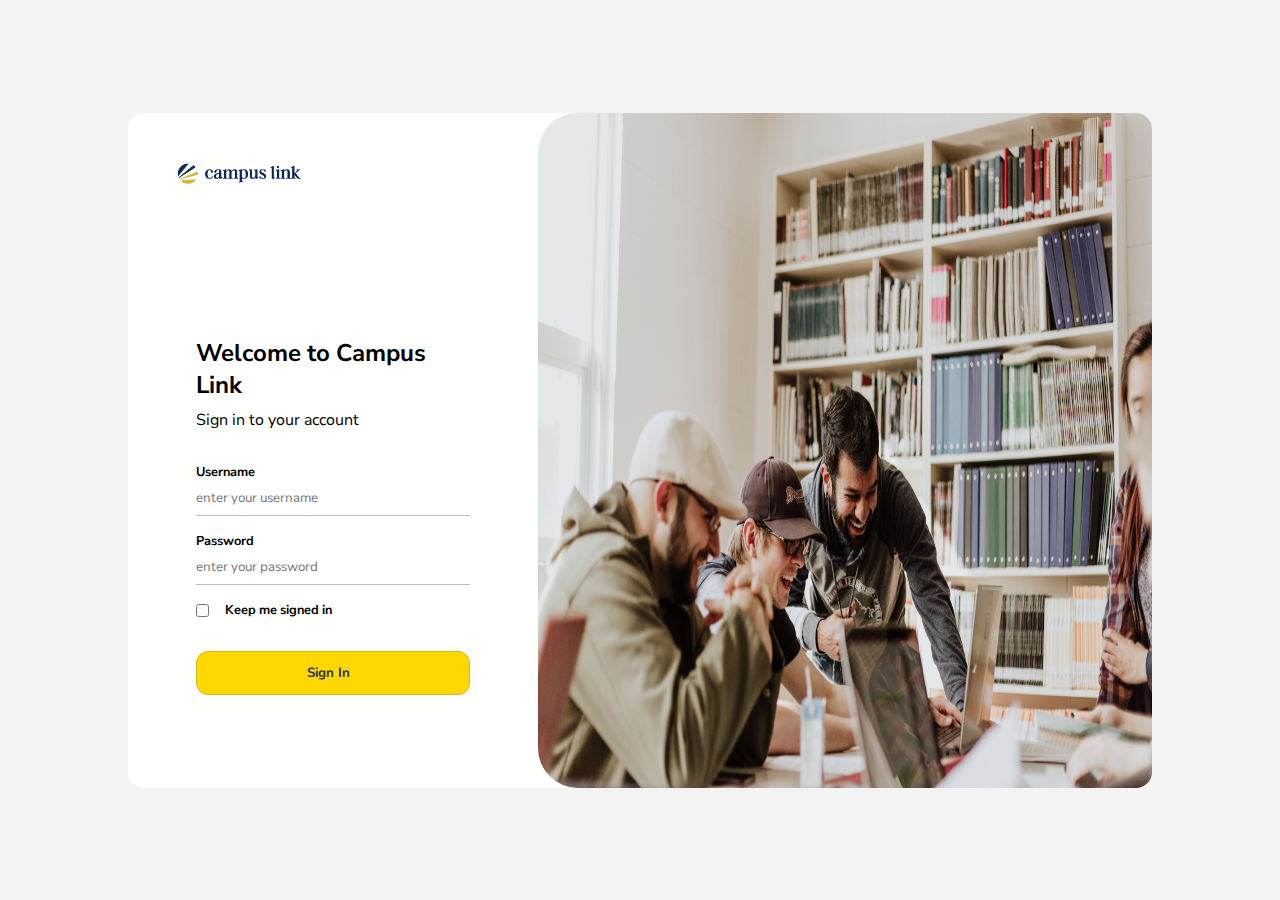
<file: index.html>
<!DOCTYPE html>
<html lang="en">

<head>
    <meta charset="UTF-8">
    <meta name="viewport" content="width=device-width, initial-scale=1.0">
    <title>Login Page</title>
    <link rel="stylesheet" href="./assets/styles/loginPage.css">
    <link rel="stylesheet" href="https://cdnjs.cloudflare.com/ajax/libs/font-awesome/6.4.2/css/all.min.css"
        integrity="sha512-z3gLpd7yknf1YoNbCzqRKc4qyor8gaKU1qmn+CShxbuBusANI9QpRohGBreCFkKxLhei6S9CQXFEbbKuqLg0DA=="
        crossorigin="anonymous" referrerpolicy="no-referrer" />
</head>

<body>
    <section class="wrapper">
        <div class="left">
            <div class="logo">
                <img class="logo" src="./assets/imgs/logo.png">
            </div>
            <div class="login-content">
                <div class="heading">
                    <h2>Welcome to Campus Link</h2>
                    <p>Sign in to your account</p>
                </div>
                <div class="toast" id="signinToast">
                    Signed in successfully! Redirecting to Home...
                </div>
                <div class="login-form">
                    <form>
                        <div class="form-input">
                            <label for="uname">Username</label>
                            <input id="uname" type="text" placeholder="enter your username" required>
                        </div>
                        <div class="form-error" id="usernameError"></div>
                        <div class="form-input">
                            <label for="pwd">Password</label>
                            <div class="pwd-input">
                                <input id="pwd" type="password" placeholder="enter your password" required>
                                <i class="fa-regular fa-eye-slash" id="togglePassword"></i>
                            </div>
                        </div>
                        <div class="form-error" id="passwordError"></div>
                        <div class="form-check">
                            <input id="check" type="checkbox">
                            <label for="check">Keep me signed in</label>
                        </div>
                        <button class="signInBtn" type="submit">
                            <span>Sign In</span>
                            <i class="fa-solid fa-arrow-right signInArrow"></i>
                        </button>
                    </form>
                </div>
            </div>
        </div>
        <div class="right">
            <img class="right-image" src="./assets/imgs/abdul/login.jpg">
        </div>
    </section>

    <!-- gsock cdn -->
    <script src="https://cdnjs.cloudflare.com/ajax/libs/gsap/3.12.2/gsap.min.js"></script>
    <script src="./assets/js/index.js"></script>
</body>

</html>
</file>
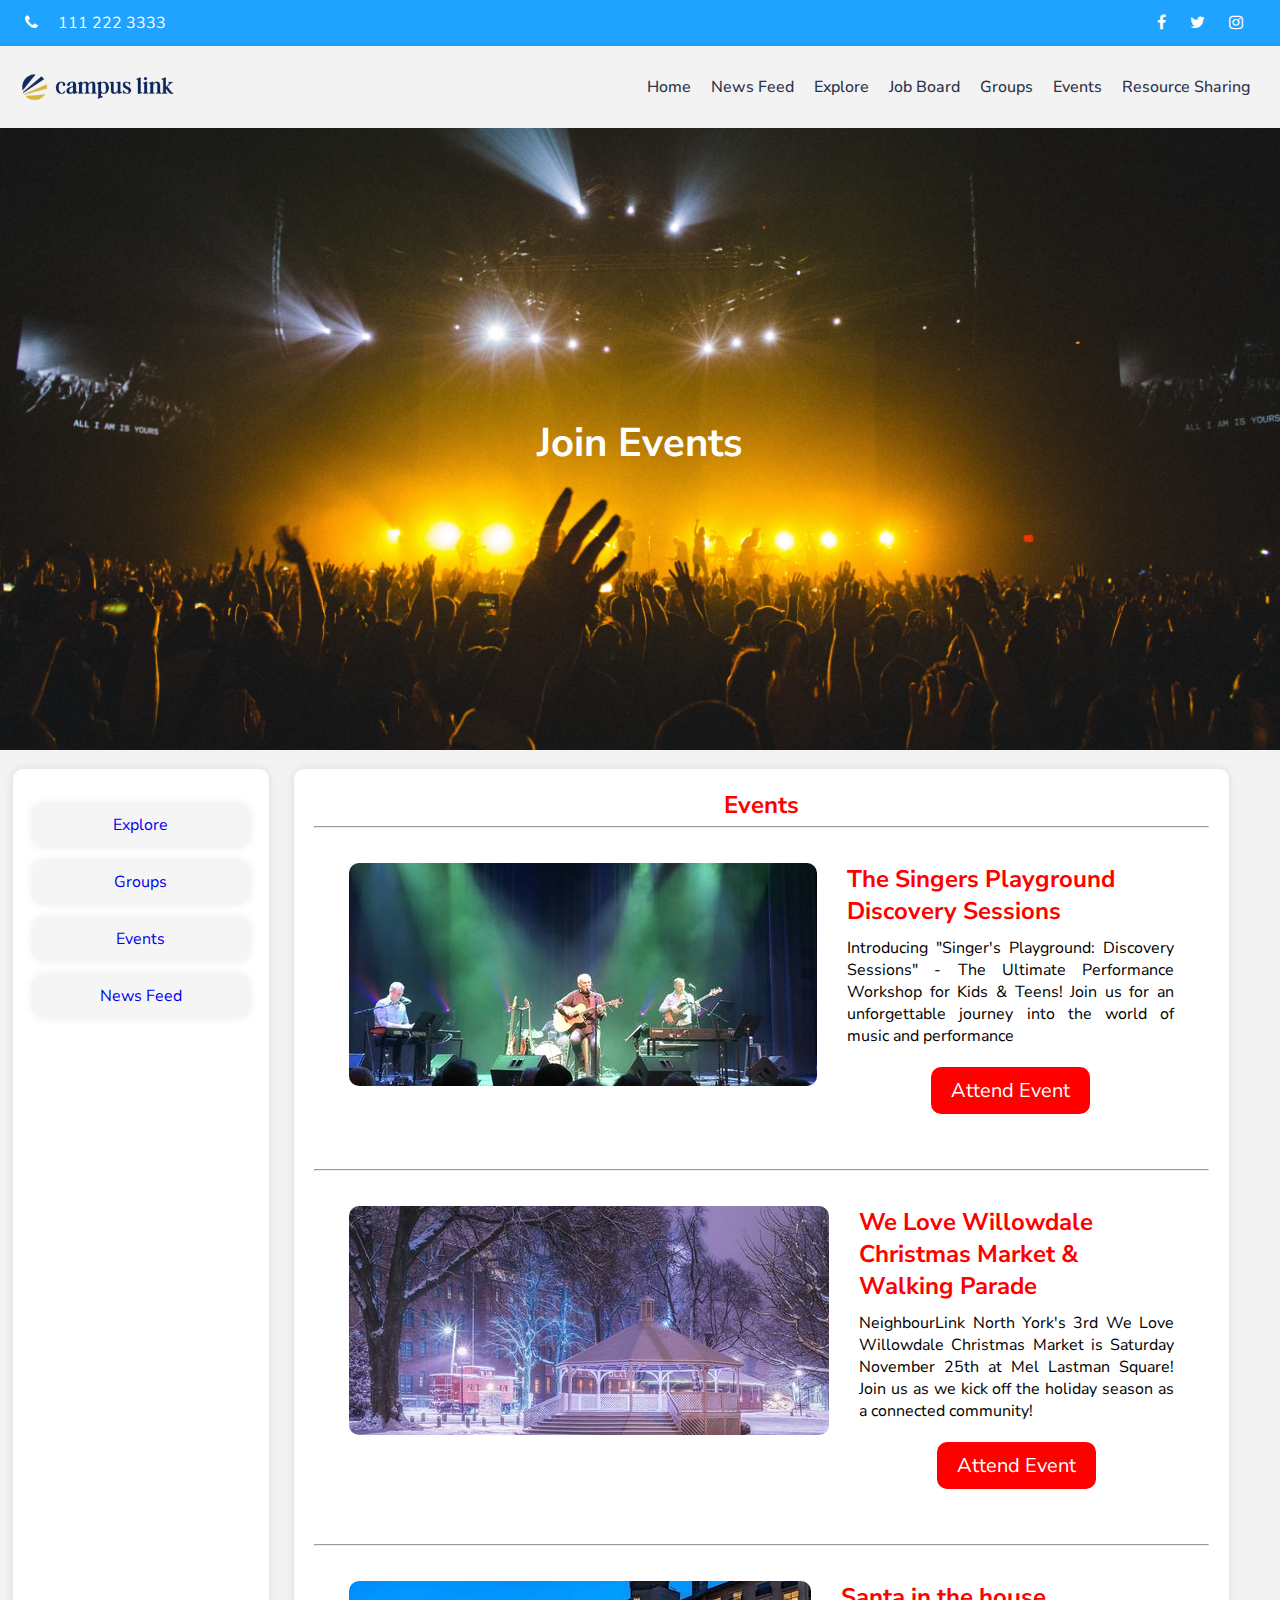
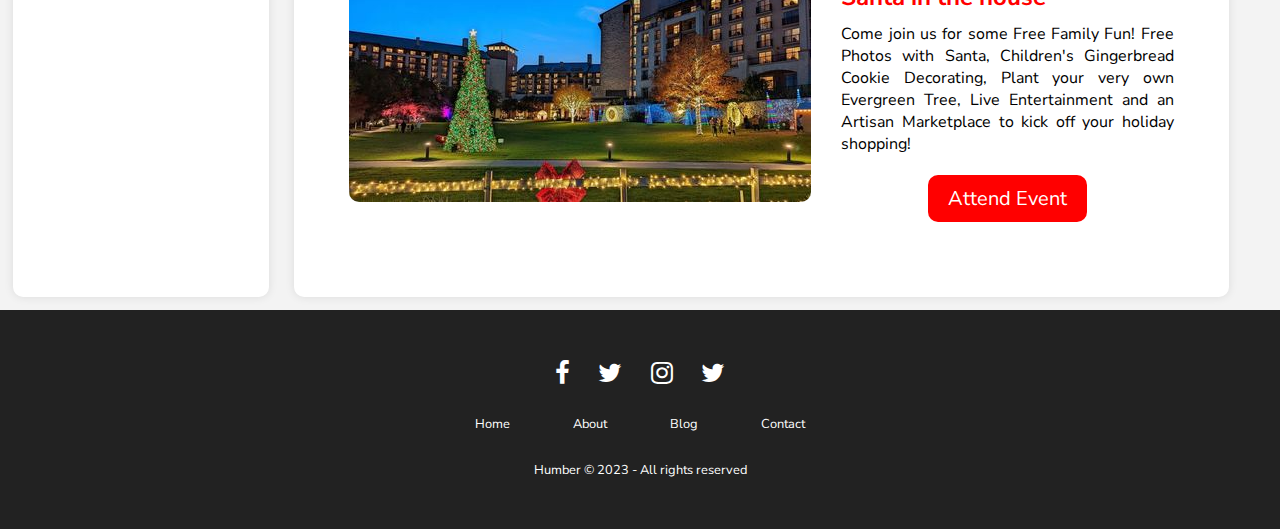
<file: pages/events.html>
<!DOCTYPE html>
<html lang="en">

<head>
    <meta charset="UTF-8">
    <meta name="viewport" content="width=device-width, initial-scale=1.0">
    <title>Events</title>
    <link rel="stylesheet" href="../assets/styles/events.css" type="text/css">
    <link rel="stylesheet" href="https://cdnjs.cloudflare.com/ajax/libs/font-awesome/6.4.2/css/all.min.css"
        integrity="sha512-z3gLpd7yknf1YoNbCzqRKc4qyor8gaKU1qmn+CShxbuBusANI9QpRohGBreCFkKxLhei6S9CQXFEbbKuqLg0DA=="
        crossorigin="anonymous" referrerpolicy="no-referrer" />
    <link rel="stylesheet" href="https://cdnjs.cloudflare.com/ajax/libs/font-awesome/4.7.0/css/font-awesome.min.css">
</head>

<body>

    <!-- Header Section -->
    <div class="main-header">
        <span>
            <i class="fa fa-phone" aria-hidden="true"></i>
            111 222 3333
        </span>
        <ul>
            <li><a href="#"><i class="fa fa-facebook" aria-hidden="true"></i></a></li>
            <li><a href="#"><i class="fa fa-twitter" aria-hidden="true"></i></a></li>
            <li><a href="#"><i class="fa fa-instagram" aria-hidden="true"></i></a></li>
        </ul>
    </div>
    <!-- Header section ends here -->

    <!-- Navbar section -->
    <nav class="main-nav">
        <div class="logo">
            <img src="../assets/imgs/logo.png" alt="logo.png">
        </div>
        <div class="toggle-button">
            <a href="#"><i class="fa fa-bars burger-menu" aria-hidden="true"></i></a>
        </div>
        <ul class="main-menu">
            <li><a href="./home.html">Home</a></li>
            <li><a href="./newsfeedPage.html">News Feed</a></li>
            <li><a href="./explore.html">Explore</a></li>
            <li><a href="./jobBoard.html">Job Board</a></li>
            <li><a href="./groupsPage.html">Groups</a></li>
            <li><a href="./events.html">Events</a></li>
            <li><a href="./resourceSharing.html">Resource Sharing</a></li>
        </ul>
    </nav>
    <div class="main-side-nav">
        <a href="#" class="close-button">&times;</a>
        <a href="./home.html">Home</a>
        <a href="./newsfeedPage.html">News Feed</a>
        <a href="./explore.html">Explore</a>
        <a href="./jobBoard.html">Job Board</a>
        <a href="./groupsPage.html">Groups</a>
        <a href="./events.html">Events</a>
        <a href="./resourceSharing.html">Resource Sharing</a>
    </div>
    <!-- Navbar section ends here -->

    <!-- main section -->
    <main>
        <div class="BGImage">
            <img src="../assets/imgs/bhavdeep/BGeventCropped.jpg" alt="Background-image" width="100%">
            <div class="text-overlay">
                <h2>Join Events</h2>
                <!-- <p>Additional text or description</p> -->
            </div>
        </div>

        <div class="body-content">
            <section class="left-content">
                <div>
                    <ul class="left-menu">
                        <li class="Box"><a href="#">Explore</a></li>
                        <li class="Box"><a href="#">Groups</a></li>
                        <li class="Box"><a href="#">Events</a></li>
                        <li class="Box"><a href="#">News Feed</a></li>
                    </ul>
                </div>
            </section>

            <section class="right-content">
                <h2>Events</h2>
                <hr>

                <!-- div shows events -->
                <div class="flex-row">
                    <div class="flex-picture">
                        <img class="picture" src="../assets/imgs/bhavdeep/eventimg2.jpg" alt="Trending topics img 1">
                    </div>
                    <div class="flex-description">
                        <h2>The Singers Playground Discovery Sessions</h2>
                        <p>Introducing "Singer's Playground: Discovery Sessions" - The Ultimate Performance Workshop for
                            Kids & Teens! Join us for an unforgettable journey into the world of music and performance
                        </p>
                        <div class="attend-event">
                            <button id="eventButton1" onclick="changeButton1()">Attend Event</button>
                        </div>
                    </div>
                </div>
                <hr>

                <div class="flex-row">
                    <div class="flex-picture">
                        <img class="picture" src="../assets/imgs/bhavdeep/eventimg3.jpg" alt="Trending topics img 1">
                    </div>
                    <div class="flex-description">
                        <h2>We Love Willowdale Christmas Market & Walking Parade</h2>
                        <p>NeighbourLink North York's 3rd We Love Willowdale Christmas Market is Saturday November 25th
                            at Mel Lastman Square! Join us as we kick off the holiday season as a connected community!
                        </p>
                        <div class="attend-event">
                            <button id="eventButton2" onclick="changeButton2()">Attend Event</button>
                        </div>
                    </div>
                </div>
                <hr>

                <div class="flex-row">
                    <div class="flex-picture">
                        <img class="picture" src="../assets/imgs/bhavdeep/eventimg4.jpg" alt="Trending topics img 1">
                    </div>
                    <div class="flex-description">
                        <h2>Santa in the house</h2>
                        <p>Come join us for some Free Family Fun! Free Photos with Santa, Children's Gingerbread Cookie
                            Decorating, Plant your very own Evergreen Tree, Live Entertainment and an Artisan
                            Marketplace to kick off your holiday shopping!</p>
                        <div class="attend-event">
                            <button id="eventButton3" onclick="changeButton3()">Attend Event</button>
                        </div>
                    </div>
                </div>
            </section>

        </div>

        <!-- Footer section -->
        <div class="footer">
            <div class="row">
                <a href="#"><i class="fa fa-facebook"></i></a>
                <a href="#"><i class="fa fa-twitter"></i></a>
                <a href="#"><i class="fa fa-instagram"></i></a>
                <a href="#"><i class="fa fa-twitter"></i></a>
            </div>

            <div class="row">
                <ul>
                    <li><a href="#">Home</a></li>
                    <li><a href="#">About </a></li>
                    <li><a href="#">Blog</a></li>
                    <li><a href="#">Contact</a></li>
                </ul>
            </div>

            <div class="row">
                Humber &copy; 2023 - All rights reserved
            </div>
        </div>
        <!-- Footer section ends here -->
    </main>

    <script src="../assets/js/events.js"></script>
</body>

</html>
</file>
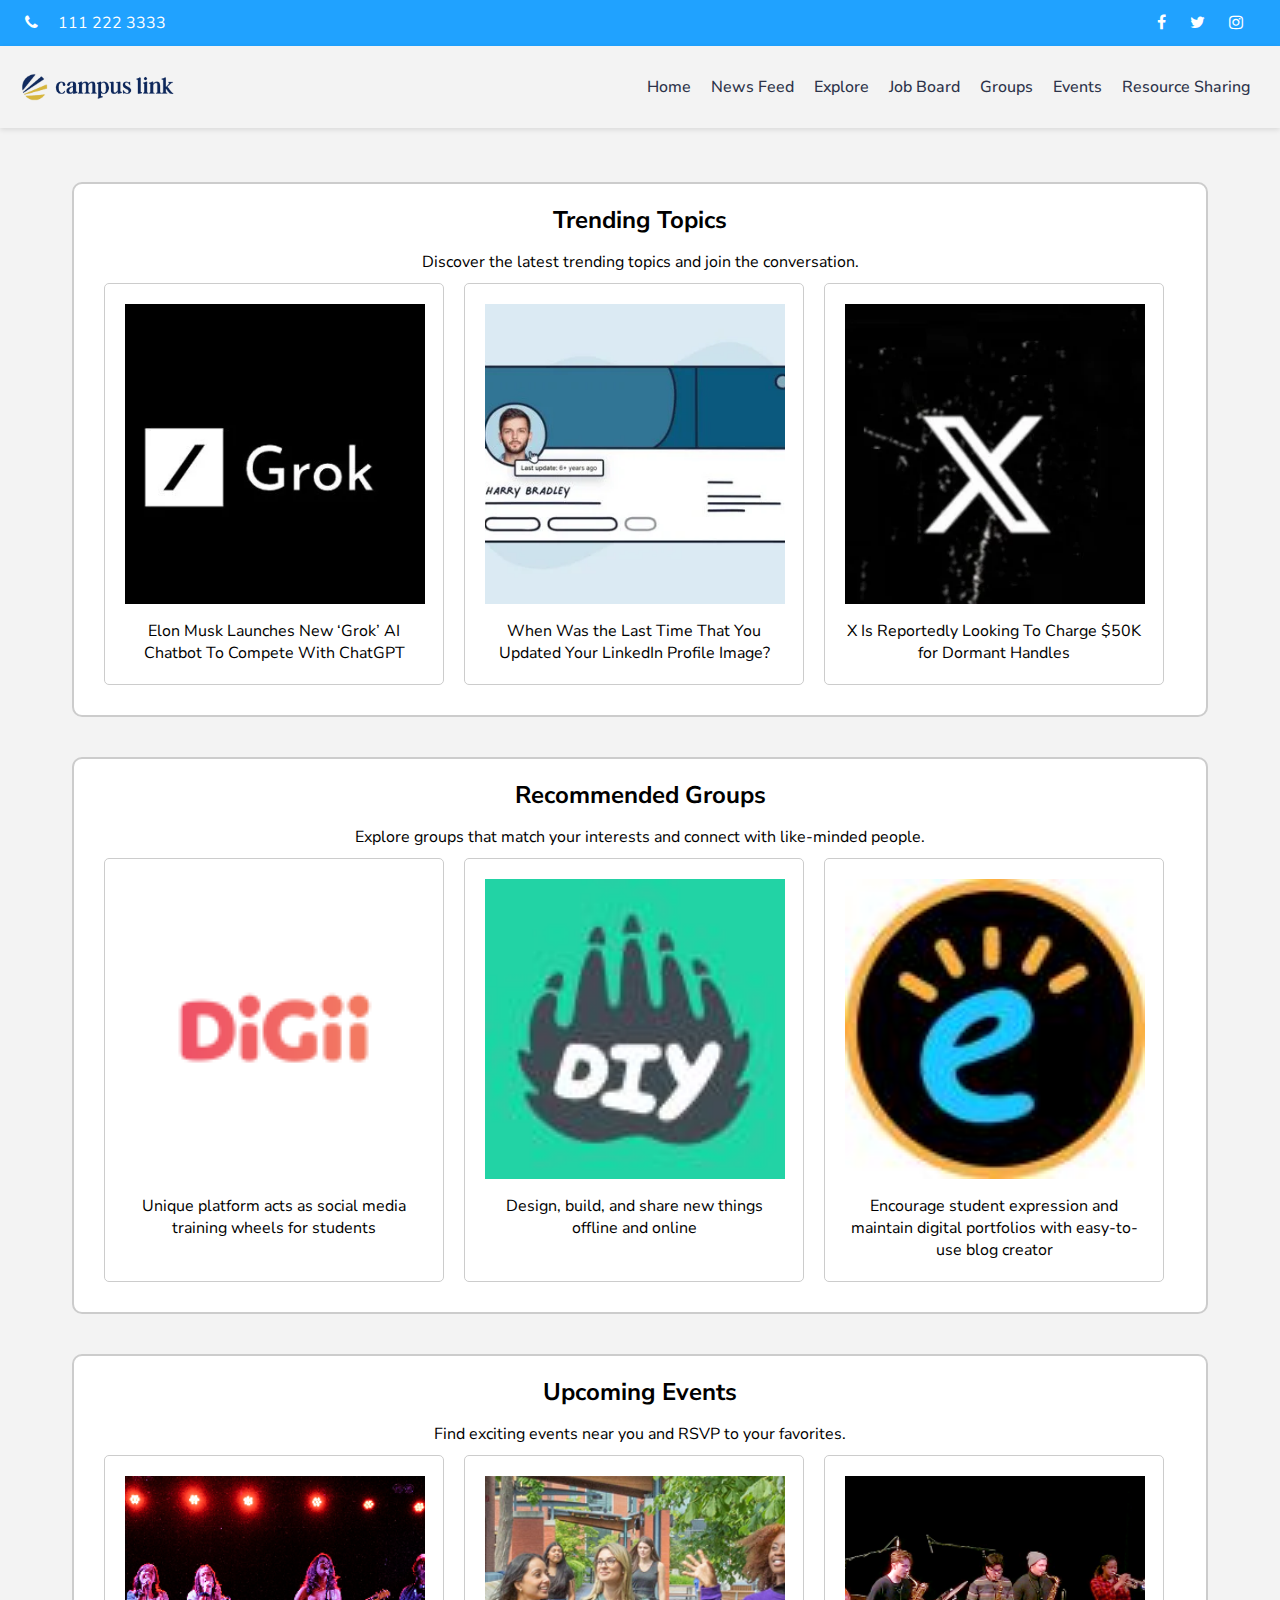
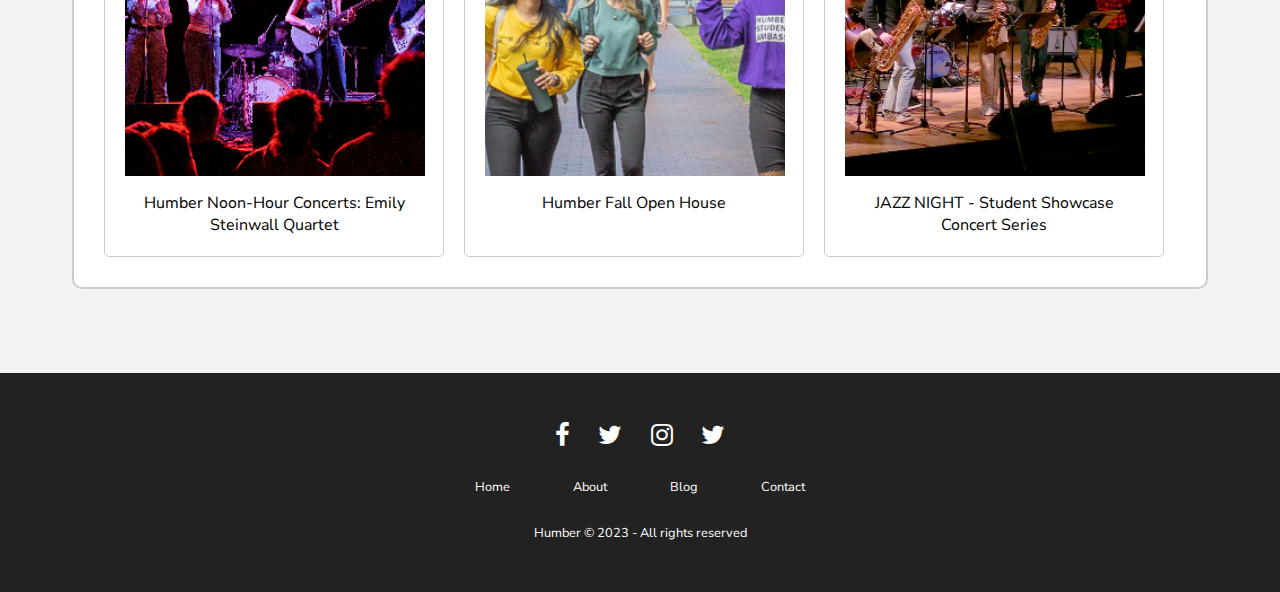
<file: pages/explore.html>
<!DOCTYPE html>
<html>

<head>
    <title>Explore</title>
    <meta charset="utf-8">
    <meta name="viewport" content="width=device-width, initial-scale=1.0">
    <link rel="stylesheet" href="../assets/styles/explore.css">
    <link rel="stylesheet" href="https://cdnjs.cloudflare.com/ajax/libs/font-awesome/6.4.2/css/all.min.css"
        integrity="sha512-z3gLpd7yknf1YoNbCzqRKc4qyor8gaKU1qmn+CShxbuBusANI9QpRohGBreCFkKxLhei6S9CQXFEbbKuqLg0DA=="
        crossorigin="anonymous" referrerpolicy="no-referrer" />
    <link rel="stylesheet" href="https://cdnjs.cloudflare.com/ajax/libs/font-awesome/4.7.0/css/font-awesome.min.css">

</head>

<body>

    <!-- Header Section -->
    <div class="main-header">
        <span>
            <i class="fa fa-phone" aria-hidden="true"></i>
            111 222 3333
        </span>
        <ul>
            <li><a href="#"><i class="fa fa-facebook" aria-hidden="true"></i></a></li>
            <li><a href="#"><i class="fa fa-twitter" aria-hidden="true"></i></a></li>
            <li><a href="#"><i class="fa fa-instagram" aria-hidden="true"></i></a></li>
        </ul>
    </div>
    <!-- Header section ends here -->

    <!-- Navbar section -->
    <nav class="main-nav">
        <div class="logo">
            <img src="../assets/imgs/logo.png" alt="logo.png">
        </div>
        <div class="toggle-button">
            <a href="#"><i class="fa fa-bars burger-menu" aria-hidden="true"></i></a>
        </div>
        <ul class="main-menu">
            <li><a href="./home.html">Home</a></li>
            <li><a href="./newsfeedPage.html">News Feed</a></li>
            <li><a href="./explore.html">Explore</a></li>
            <li><a href="./jobBoard.html">Job Board</a></li>
            <li><a href="./groupsPage.html">Groups</a></li>
            <li><a href="./events.html">Events</a></li>
            <li><a href="./resourceSharing.html">Resource Sharing</a></li>
        </ul>
    </nav>
    <div class="main-side-nav">
        <a href="#" class="close-button">&times;</a>
        <a href="./home.html">Home</a>
        <a href="./newsfeedPage.html">News Feed</a>
        <a href="./explore.html">Explore</a>
        <a href="./jobBoard.html">Job Board</a>
        <a href="./groupsPage.html">Groups</a>
        <a href="./events.html">Events</a>
        <a href="./resourceSharing.html">Resource Sharing</a>
    </div>
    <!-- Navbar section ends here -->


    <!-- Main section-->
    <main class="container">
        <div class="content-card">
            <h2>Trending Topics</h2>
            <p>Discover the latest trending topics and join the conversation.</p>
            <div class="flexbox-content">
                <div id="imageContainer" class="eachBox-content">
                    <img id="myImage" class="picture" src="../assets/imgs/bhavdeep/TT img3.webp"
                        alt="Dubbed Grok, it's the first product of Musk's xAI company and is now in testing with a limited group of U.S. users.">
                    <button id="detailsButton" onclick="showDetails()"><strong>Show Details</strong></button>
                    <p>Elon Musk Launches New ‘Grok’ AI Chatbot To Compete With ChatGPT</p>
                </div>

                <div id="imageContainer" class="eachBox-content">
                    <img id="myImage" class="picture" src="../assets/imgs/bhavdeep/TT img2.webp"
                        alt="Dubbed Grok, it's the first product of Musk's xAI company and is now in testing with a limited group of U.S. users.">
                    <button id="detailsButton" onclick="showDetails()"><strong>Show Details</strong></button>
                    <p>When Was the Last Time That You Updated Your LinkedIn Profile Image?</p>
                </div>

                <div id="imageContainer" class="eachBox-content">
                    <img id="myImage" class="picture" src="../assets/imgs/bhavdeep/TT img4.webp"
                        alt="Dubbed Grok, it's the first product of Musk's xAI company and is now in testing with a limited group of U.S. users.">
                    <button id="detailsButton" onclick="showDetails()"><strong>Show Details</strong></button>
                    <p>X Is Reportedly Looking To Charge $50K for Dormant Handles</p>
                </div>
            </div>
        </div>

        <div class="content-card">
            <h2>Recommended Groups</h2>
            <p>Explore groups that match your interests and connect with like-minded people.</p>
            <div class="flexbox-content">
                <div id="imageContainer" class="eachBox-content">
                    <img id="myImage" class="picture" src="../assets/imgs/bhavdeep/RG img1.png"
                        alt="Dubbed Grok, it's the first product of Musk's xAI company and is now in testing with a limited group of U.S. users.">
                    <button id="detailsButton" onclick="showDetails()"><strong>Show Details</strong></button>
                    <p>Unique platform acts as social media training wheels for students</p>
                </div>

                <div id="imageContainer" class="eachBox-content">
                    <img id="myImage" class="picture" src="../assets/imgs/bhavdeep/RG img2.png"
                        alt="Dubbed Grok, it's the first product of Musk's xAI company and is now in testing with a limited group of U.S. users.">
                    <button id="detailsButton" onclick="showDetails()"><strong>Show Details</strong></button>
                    <p>Design, build, and share new things offline and online</p>
                </div>

                <div id="imageContainer" class="eachBox-content">
                    <img id="myImage" class="picture" src="../assets/imgs/bhavdeep/RG img3.png"
                        alt="Dubbed Grok, it's the first product of Musk's xAI company and is now in testing with a limited group of U.S. users.">
                    <button id="detailsButton" onclick="showDetails()"><strong>Show Details</strong></button>
                    <p>Encourage student expression and maintain digital portfolios with easy-to-use blog creator</p>
                </div>
            </div>
        </div>

        <div class="content-card">
            <h2>Upcoming Events</h2>
            <p>Find exciting events near you and RSVP to your favorites.</p>
            <div class="flexbox-content">
                <div id="imageContainer" class="eachBox-content">
                    <img id="myImage" class="picture" src="../assets/imgs/bhavdeep/UE img1.jpg"
                        alt="Dubbed Grok, it's the first product of Musk's xAI company and is now in testing with a limited group of U.S. users.">
                    <button id="detailsButton" onclick="showDetails()"><strong>Show Details</strong></button>
                    <p>Humber Noon-Hour Concerts: Emily Steinwall Quartet</p>
                </div>

                <div id="imageContainer" class="eachBox-content">
                    <img id="myImage" class="picture" src="../assets/imgs/bhavdeep/UE img 2.jpg"
                        alt="Dubbed Grok, it's the first product of Musk's xAI company and is now in testing with a limited group of U.S. users.">
                    <button id="detailsButton" onclick="showDetails()"><strong>Show Details</strong></button>
                    <p>Humber Fall Open House</p>
                </div>

                <div id="imageContainer" class="eachBox-content">
                    <img id="myImage" class="picture" src="../assets/imgs/bhavdeep/UE img 3.png"
                        alt="Dubbed Grok, it's the first product of Musk's xAI company and is now in testing with a limited group of U.S. users.">
                    <button id="detailsButton" onclick="showDetails()"><strong>Show Details</strong></button>
                    <p>JAZZ NIGHT - Student Showcase Concert Series</p>
                </div>
            </div>
        </div>
    </main>
    <!-- Main section ends here -->

    <div id="myModal1" class="modal">
        <div class="modal-content">
            <p>Dubbed Grok, it's the first product of Musk's xAI company and is now in testing with a limited group of
                U.S. users.</p>
            <!-- Close button -->
            <button class="closeBtn" id="closeModalBtn2">Close</button>
        </div>
    </div>


    <!-- Footer section -->
    <div class="footer">
        <div class="row">
            <a href="#"><i class="fa fa-facebook"></i></a>
            <a href="#"><i class="fa fa-twitter"></i></a>
            <a href="#"><i class="fa fa-instagram"></i></a>
            <a href="#"><i class="fa fa-twitter"></i></a>
        </div>

        <div class="row">
            <ul>
                <li><a href="#">Home</a></li>
                <li><a href="#">About </a></li>
                <li><a href="#">Blog</a></li>
                <li><a href="#">Contact</a></li>
            </ul>
        </div>

        <div class="row">
            Humber &copy; 2023 - All rights reserved
        </div>
    </div>
    <!-- Footer section ends here-->
    <script>
        var modal1 = document.getElementById("myModal1");
        var span2 = document.getElementById("closeModalBtn2");

        var showBtns = document.querySelectorAll("#detailsButton");

        showBtns.forEach((btn) => btn.addEventListener("click", () => {
            modal1.style.display = "flex";
        }))

        span2.onclick = function () {
            modal1.style.display = "none";
        }
    </script>
    <script src="../assets/js/explore.js"></script>
</body>

</html>
</file>
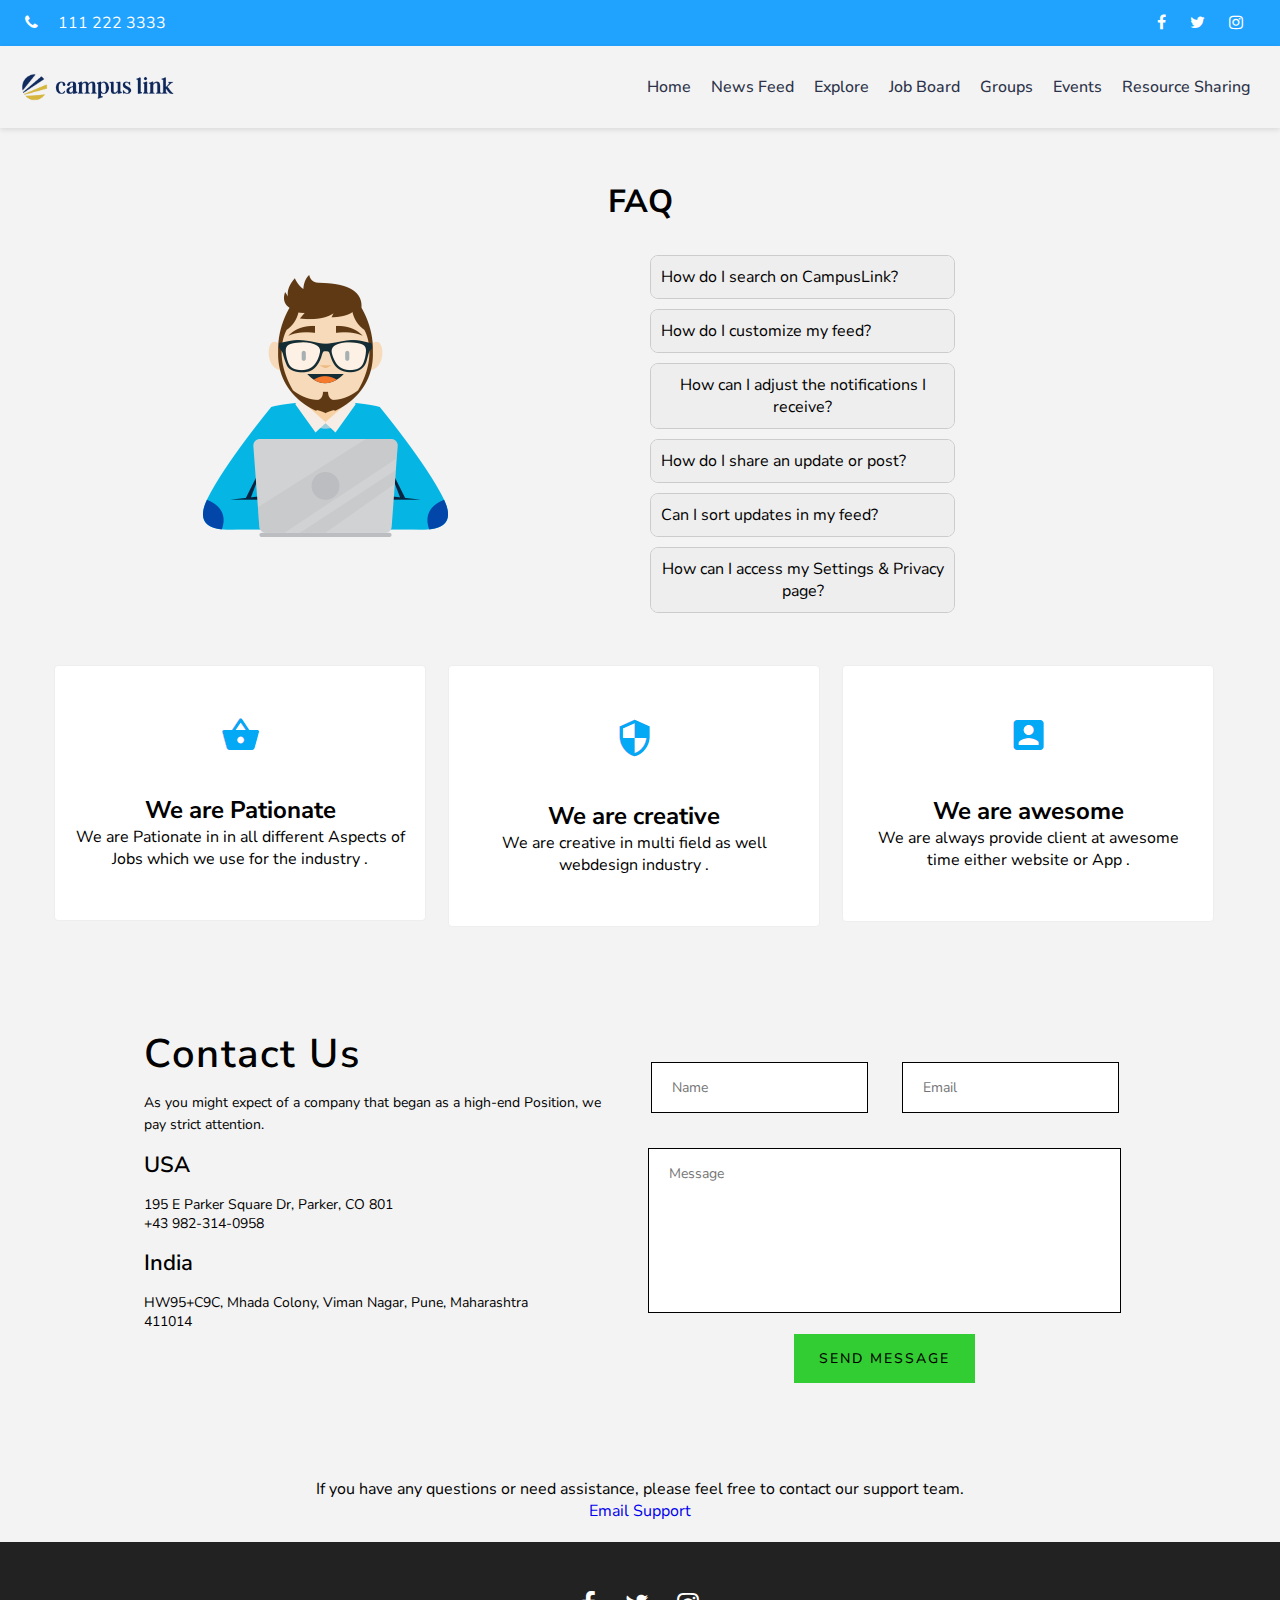
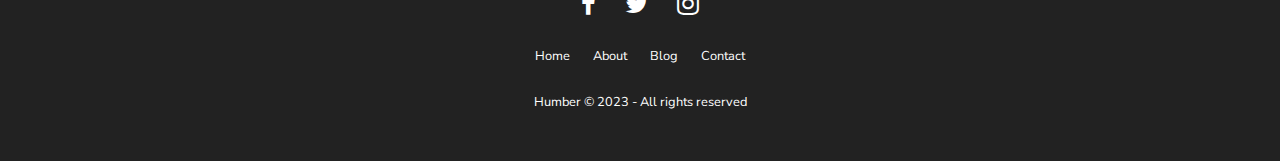
<file: pages/faqPage.html>
<!DOCTYPE html>
<html lang="en">

<head>
    <meta charset="UTF-8" />
    <meta name="viewport" content="width=device-width, initial-scale=1.0" />
    <script src="https://code.jquery.com/jquery-3.6.4.min.js"></script>
    <link rel="stylesheet" href="https://cdnjs.cloudflare.com/ajax/libs/font-awesome/4.7.0/css/font-awesome.min.css">
    <link rel="stylesheet" href="../assets/styles/faqPage.css" />
    <title>Help & Support</title>
</head>

<body>
    <!-- Header Section -->
    <div class="main-header">
        <span>
            <i class="fa fa-phone" aria-hidden="true"></i>
            111 222 3333
        </span>
        <ul>
            <li><a href="#"><i class="fa fa-facebook" aria-hidden="true"></i></a></li>
            <li><a href="#"><i class="fa fa-twitter" aria-hidden="true"></i></a></li>
            <li><a href="#"><i class="fa fa-instagram" aria-hidden="true"></i></a></li>
        </ul>
    </div>
    <!-- Header section ends here -->

    <!-- Navbar section -->
    <nav class="main-nav">
        <div class="logo">
            <img src="../assets/imgs/logo.png" alt="logo.png">
        </div>
        <div class="toggle-button">
            <a href="#"><i class="fa fa-bars burger-menu" aria-hidden="true"></i></a>
        </div>
        <ul class="main-menu">
            <li><a href="./home.html">Home</a></li>
            <li><a href="./newsfeedPage.html">News Feed</a></li>
            <li><a href="./explore.html">Explore</a></li>
            <li><a href="./jobBoard.html">Job Board</a></li>
            <li><a href="./groupsPage.html">Groups</a></li>
            <li><a href="./events.html">Events</a></li>
            <li><a href="./resourceSharing.html">Resource Sharing</a></li>
        </ul>
    </nav>
    <div class="main-side-nav">
        <a href="#" class="close-button">&times;</a>
        <a href="./home.html">Home</a>
        <a href="./newsfeedPage.html">News Feed</a>
        <a href="./explore.html">Explore</a>
        <a href="./jobBoard.html">Job Board</a>
        <a href="./groupsPage.html">Groups</a>
        <a href="./events.html">Events</a>
        <a href="./resourceSharing.html">Resource Sharing</a>
    </div>
    <!-- Navbar section ends here -->


    <section id="faq">
        <h1 style="margin: 2rem 0;">FAQ</h1>
        <div class="faq-container">
            <div class="faq-image">
                <img src="../assets/imgs/munish/working_man.png" alt="FAQ Image" />
            </div>
            <div class="faq-content">
                <!-- <h3 class="des">
         ... Your existing description ... 
      </h3> -->

                <!-- FAQ content goes here -->
                <div class="accordion-container">
                    <div class="faq-di">
                        <!-- Accordion item 1 -->
                        <div class="accordion-item">
                            <div class="accordion-header">How do I search on CampusLink?</div>
                            <div class="accordion-content">
                                <p>
                                    The CampusLink Search bar at the top of every page allows you to search for people,
                                    jobs, posts, companies, groups, and schools. You can click any of the search
                                    suggestions that appear in the dropdown list as you type or generate your search to
                                    see the full results. To search for jobs, you can click the Jobs icon in the
                                    homepage and search for jobs in the Jobs homepage</p>
                            </div>
                        </div>

                        <!-- Accordion item 2 -->
                        <div class="accordion-item">
                            <div class="accordion-header">How do I customize my feed?</div>
                            <div class="accordion-content">
                                <p>
                                    Your CampusLink Feed can be customized by following or unfollowing people and
                                    companies ,by hiding content in your feed that you don't <br>want to see, and by
                                    reporting inappropriate content.</p>
                            </div>
                        </div>

                        <!-- Accordion item 3 -->
                        <div class="accordion-item">
                            <div class="accordion-header">How can I adjust the notifications I receive?</div>
                            <div class="accordion-content">
                                <p>
                                    You can receive notifications about yourself, your activity, and your connections.
                                    These include alerts for your posts or shares, career opportunities, and updates
                                    about people in your network</p>
                            </div>
                        </div>

                        <!-- Accordion item 4 -->
                        <div class="accordion-item">
                            <div class="accordion-header"> How do I share an update or post?</div>
                            <div class="accordion-content">
                                <p>You can use the share box at the top of your CampusLink homepage to share your
                                    thoughts, articles or other content directly from your CampusLink homepage</p>
                            </div>
                        </div>

                        <!-- Accordion item 5 -->
                        <div class="accordion-item">
                            <div class="accordion-header">Can I sort updates in my feed?</div>
                            <div class="accordion-content">
                                <p>You can sort top and recent updates in your feed.</p>
                            </div>
                        </div>

                        <!-- Accordion item 6 -->
                        <div class="accordion-item">
                            <div class="accordion-header">How can I access my Settings & Privacy page?</div>
                            <div class="accordion-content">
                                <p>
                                    To access your Settings & Privacy page, click the Me icon at the top of your
                                    CampusLink homepage, then click Settings & Privacy. This will take you to a page
                                    where you can customize your CampusLink experience and adjust your privacy settings.
                                </p>
                            </div>
                        </div>
                    </div>
                </div>
            </div>
        </div>
    </section>

    <!--   -->


    </div>
    <!-- FAQ content goes here -->
    <div class="faq-div">
        <div class="owl-item active" style="width: 372px; margin-right: 12px; margin-top: 12px">
            <div class="featured-item border-box radius-4 hover brand-hover">
                <div class="icon mb-30">
                    <img class="material-icons brand-icon" src="../assets/imgs/munish/fir.PNG" alt="first Image" />
                </div>
                <div class="desc">
                    <h2>We are Pationate</h2>
                    <p>
                        We are Pationate in in all different Aspects of Jobs which we use for
                        the industry .
                    </p>
                </div>
            </div>
        </div>
        <div class="owl-item cloned active" style="width: 372px; margin-right: 12px; margin-top: 12px">
            <div class="featured-item border-box radius-4 hover brand-hover">
                <div class="icon mb-30">
                    <img class="material-icons brand-icon" src="../assets/imgs/munish/sec.PNG" alt="second Image" />
                </div>
                <div class="desc">
                    <h2>We are creative</h2>
                    <p>
                        We are creative in multi field as well webdesign
                        industry .
                    </p>
                </div>
            </div>
        </div>
        <div class="owl-item cloned active" style="width: 372px; margin-right: 12px; margin-top: 12px">
            <div class="featured-item border-box radius-4 hover brand-hover">
                <div class="icon mb-30">
                    <img class="material-icons brand-icon" src="../assets/imgs/munish/thr.PNG" alt="third Image" />
                </div>
                <div class="desc">
                    <h2>We are awesome</h2>
                    <p>
                        We are always provide client at awesome time either
                        website or App .
                    </p>
                </div>
            </div>
        </div>
    </div>
    </section>

    <!-- <section id="guides">
      <h1>User Guides</h1>
      <img src="guides-image.jpg" alt="User Guides Image" />
      User guide content goes here
    </section> -->
    <section id="support">
        <!-- <h1>Support</h1>
      <img src="support-image.jpg" alt="Support Image" /> -->
        <div class="contact container">
            <form>
                <div class="form">
                    <div class="form-txt">
                        <h1>Contact Us</h1>
                        <span>As you might expect of a company that began as a high-end
                            Position, we pay strict attention.</span>
                        <h3>USA</h3>
                        <p>
                            195 E Parker Square Dr, Parker, CO 801<br />+43 982-314-0958
                        </p>
                        <h3>India</h3>
                        <p>
                            HW95+C9C, Mhada Colony, Viman Nagar, Pune, Maharashtra<br />411014
                        </p>
                    </div>
                    <div class="form-details">
                        <input type="text" name="name" id="uname" placeholder="Name" required />
                        <input type="email" name="email" id="email" placeholder="Email" required />
                        <textarea name="message" id="message" cols="52" rows="7" placeholder="Message"
                            required></textarea>
                        <button type="submit" class="btn-submit">SEND MESSAGE</button>


                        <!-- Modal Backdrop -->
                        <div class="modal-backdrop" id="modalBackdrop" onclick="closeModal()"></div>

                        <!-- Modal Container -->
                        <div class="modal-container" id="myModal">
                            <h2>Message Sent</h2>
                            <p id="modal-message">Your message has been sent!</p>
                            <button onclick="closeModal()">Close</button>
                        </div>
                    </div>
                </div>
            </form>
        </div>
        <p>
            If you have any questions or need assistance, please feel free to
            contact our support team.
        </p>
        <a href="mailto:support@example.com">Email Support</a>
    </section>

    <!-- Footer section -->
    <div class="footer">
        <div class="row">
            <a href="#"><i class="fa fa-facebook"></i></a>
            <a href="#"><i class="fa fa-twitter"></i></a>
            <a href="#"><i class="fa fa-instagram"></i></a>
        </div>

        <div class="row">
            <ul>
                <li><a href="#">Home</a></li>
                <li><a href="#">About </a></li>
                <li><a href="#">Blog</a></li>
                <li><a href="#">Contact</a></li>
            </ul>
        </div>

        <div class="row">
            Humber &copy; 2023 - All rights reserved
        </div>
    </div>
    <!-- Footer section ends here-->
    <script src="../assets/js/faqPage.js"> </script>

</body>

</html>
</file>
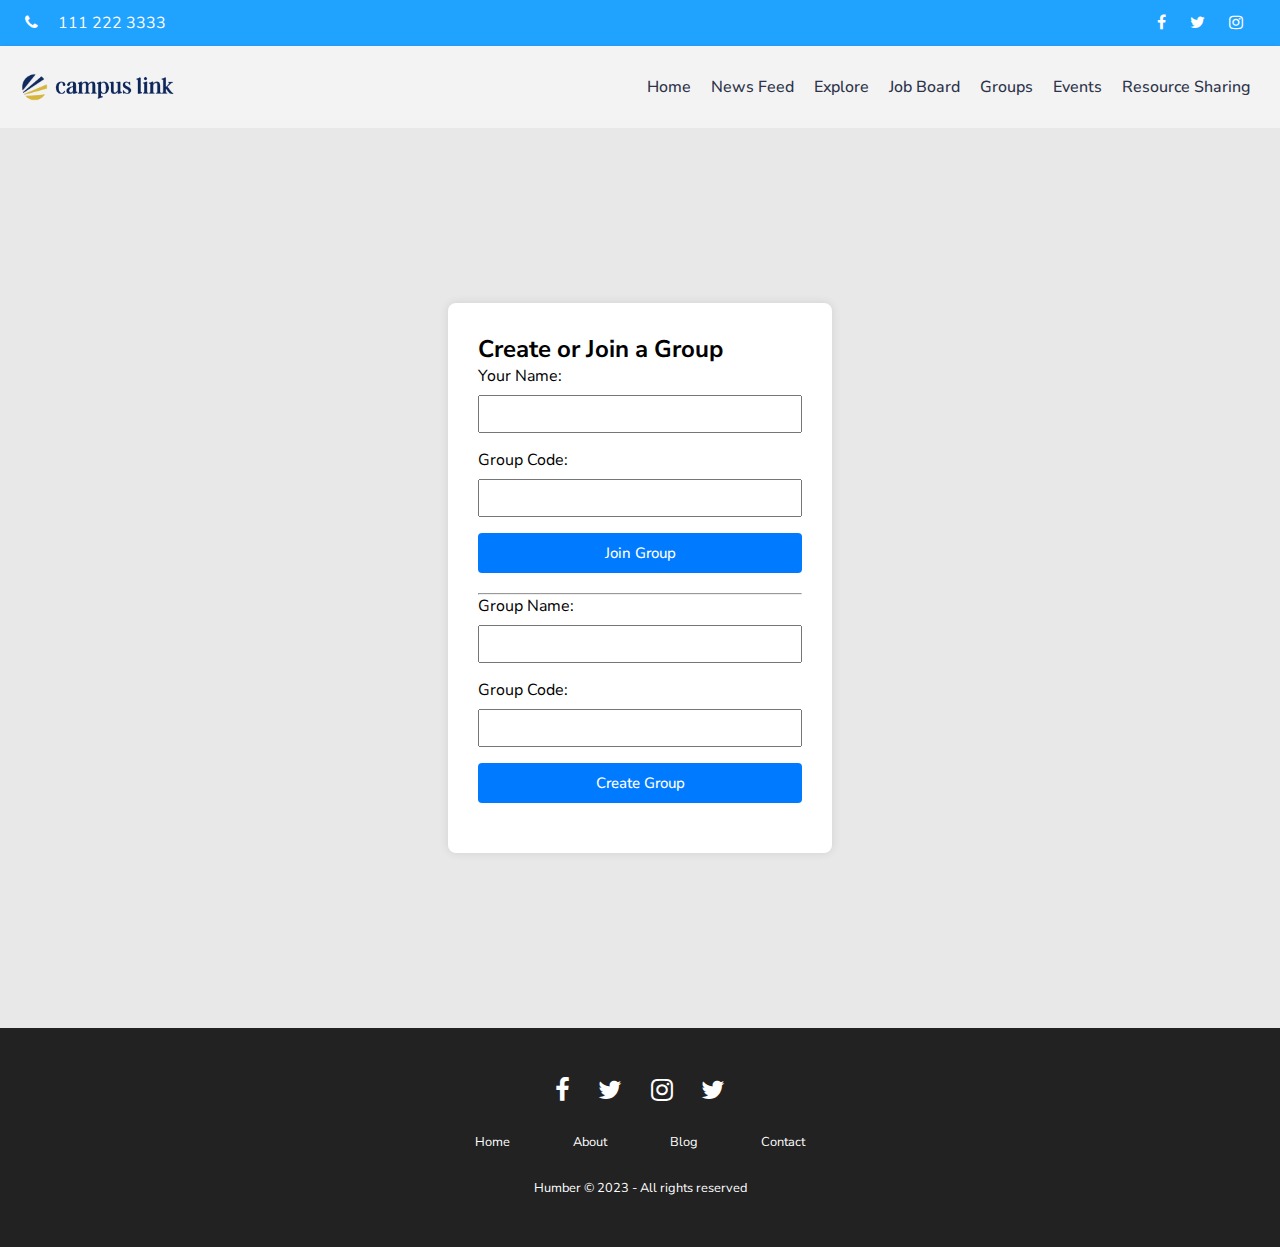
<file: pages/groupsPage.html>
<!DOCTYPE html>
<html lang="en">

<head>
    <meta charset="UTF-8">
    <meta name="viewport" content="width=device-width, initial-scale=1.0">
    <link rel="stylesheet" href="../assets/styles/groupsPage.css">
    <!-- Font awesome icons -->
    <link rel="stylesheet" href="https://cdnjs.cloudflare.com/ajax/libs/font-awesome/4.7.0/css/font-awesome.min.css">

    <title>Group Section</title>
</head>

<body>
    <!-- Header Section -->
    <div class="main-header">
        <span>
            <i class="fa fa-phone" aria-hidden="true"></i>
            111 222 3333
        </span>
        <ul>
            <li><a href="#"><i class="fa fa-facebook" aria-hidden="true"></i></a></li>
            <li><a href="#"><i class="fa fa-twitter" aria-hidden="true"></i></a></li>
            <li><a href="#"><i class="fa fa-instagram" aria-hidden="true"></i></a></li>
        </ul>
    </div>
    <!-- Header section ends here -->

    <!-- Navbar section -->
    <nav class="main-nav">
        <div class="logo">
            <img src="../assets/imgs/logo.png" alt="logo.png">
        </div>
        <div class="toggle-button">
            <a href="#"><i class="fa fa-bars burger-menu" aria-hidden="true"></i></a>
        </div>
        <ul class="main-menu">
            <li><a href="./home.html">Home</a></li>
            <li><a href="./newsfeedPage.html">News Feed</a></li>
            <li><a href="./explore.html">Explore</a></li>
            <li><a href="./jobBoard.html">Job Board</a></li>
            <li><a href="./groupsPage.html">Groups</a></li>
            <li><a href="./events.html">Events</a></li>
            <li><a href="./resourceSharing.html">Resource Sharing</a></li>
        </ul>
    </nav>
    <div class="main-side-nav">
        <a href="#" class="close-button">&times;</a>
        <a href="./home.html">Home</a>
        <a href="./newsfeedPage.html">News Feed</a>
        <a href="./explore.html">Explore</a>
        <a href="./jobBoard.html">Job Board</a>
        <a href="./groupsPage.html">Groups</a>
        <a href="./events.html">Events</a>
        <a href="./resourceSharing.html">Resource Sharing</a>
    </div>
    <!-- Navbar section ends here -->
    <!-- Main container starts -->
    <div class="body">
        <div class="container">
            <h2>Create or Join a Group</h2>

            <!-- Join Group Form -->
            <form id="joinForm">
                <label for="joinName">Your Name:</label>
                <input type="text" id="joinName" name="joinName" required>

                <label for="joinGroupCode">Group Code:</label>
                <input type="text" id="joinGroupCode" name="joinGroupCode" required>

                <button type="submit" id="joinBtn" onclick="joinGroup()">Join Group</button>
            </form>

            <hr>

            <!-- Create Group Form -->
            <form id="createForm">
                <label for="createGroupName">Group Name:</label>
                <input type="text" id="createGroupName" name="createGroupName" required>

                <label for="createGroupCode">Group Code:</label>
                <input type="text" id="createGroupCode" name="createGroupCode" required>

                <button type="submit" onclick="createGroup()">Create Group</button>
            </form>
        </div>
    </div>

    <div id="myModal1" class="modal">
        <div class="modal-content">
            <p>Welcome to the Group!</p>
            <!-- Close button -->
            <button class="closeBtn" id="closeModalBtn2">Close</button>
        </div>
    </div>
    <!-- Footer section -->
    <div class="footer">
        <div class="row">
            <a href="#"><i class="fa fa-facebook"></i></a>
            <a href="#"><i class="fa fa-twitter"></i></a>
            <a href="#"><i class="fa fa-instagram"></i></a>
            <a href="#"><i class="fa fa-twitter"></i></a>
        </div>

        <div class="row">
            <ul>
                <li><a href="#">Home</a></li>
                <li><a href="#">About </a></li>
                <li><a href="#">Blog</a></li>
                <li><a href="#">Contact</a></li>
            </ul>
        </div>

        <div class="row">
            Humber &copy; 2023 - All rights reserved
        </div>
    </div>
    <!-- Footer section ends here-->
    <script>
        var modal1 = document.getElementById("myModal1");
        var span2 = document.getElementById("closeModalBtn2");

        var joinBtn = document.querySelector("#joinBtn");

        joinBtn.addEventListener("click", (e) => {
            e.preventDefault();
            modal1.style.display = "flex";
        })

        span2.onclick = function () {
            modal1.style.display = "none";
        }
    </script>
    <script src="../assets/js/groupsPage.js"></script>
</body>

</html>
</file>
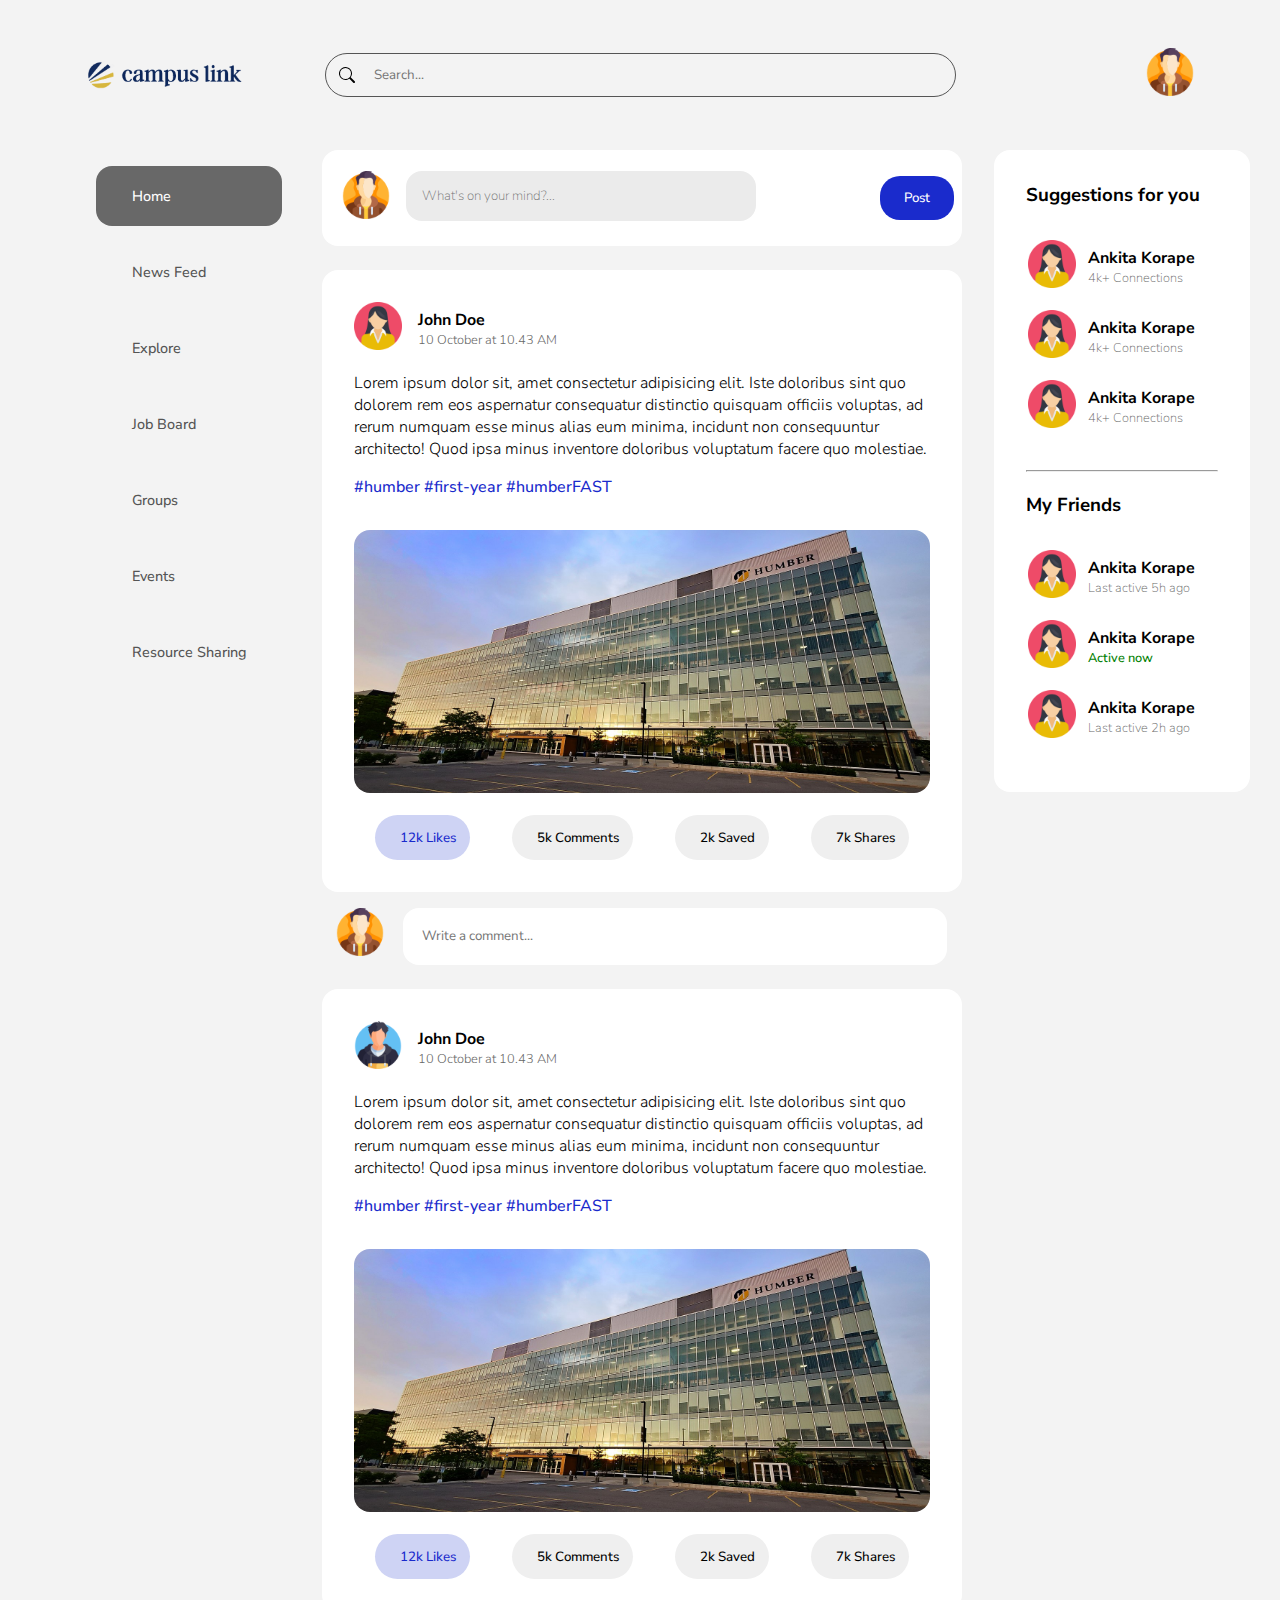
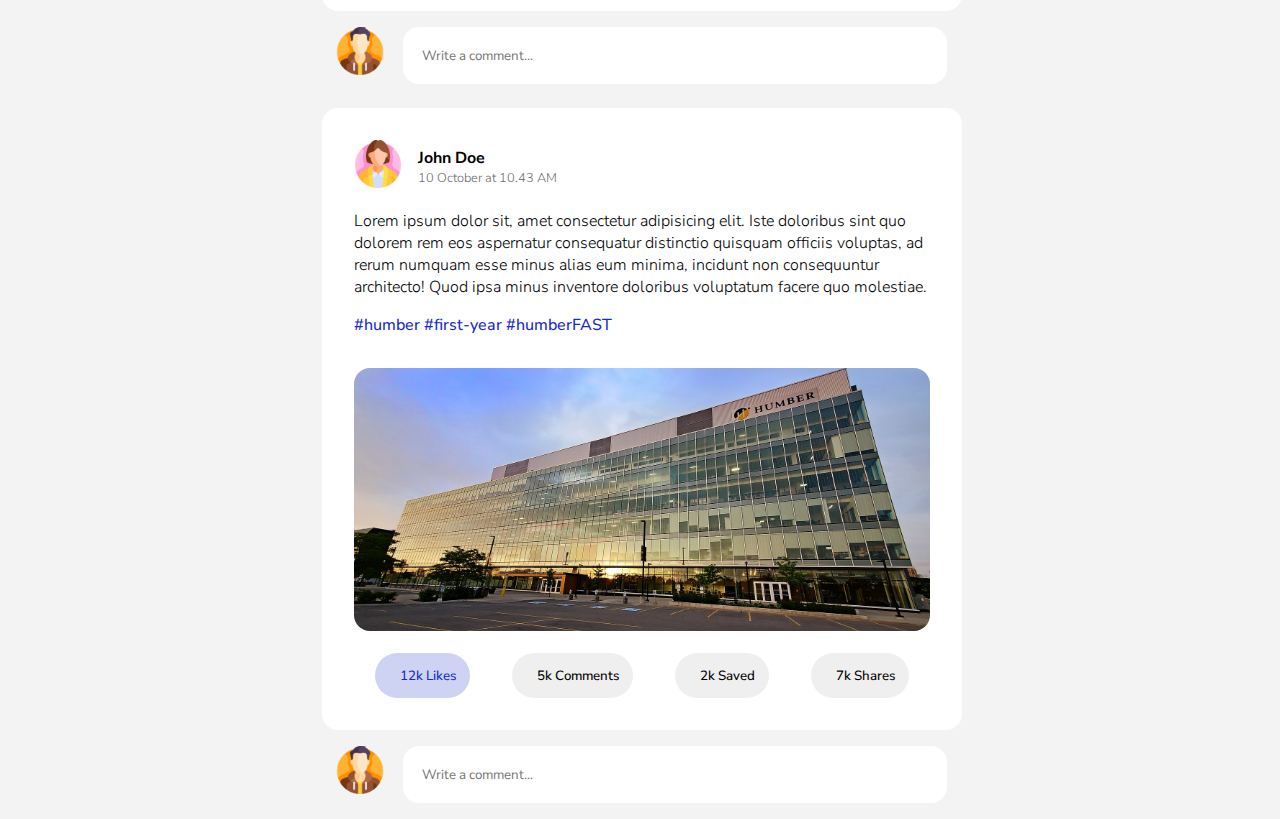
<file: pages/home.html>
<!DOCTYPE html>
<html lang="en">

<head>
    <meta charset="UTF-8">
    <meta name="viewport" content="width=device-width, initial-scale=1.0">
    <title>Home Page</title>
    <link rel="stylesheet" href="../assets/styles/homePage.css">
    <link rel="stylesheet" href="https://cdnjs.cloudflare.com/ajax/libs/font-awesome/6.4.2/css/all.min.css"
        integrity="sha512-z3gLpd7yknf1YoNbCzqRKc4qyor8gaKU1qmn+CShxbuBusANI9QpRohGBreCFkKxLhei6S9CQXFEbbKuqLg0DA=="
        crossorigin="anonymous" referrerpolicy="no-referrer" />
</head>

<body>
    <section class="header">
        <header>
            <div class="logo">
                <img src="../assets/imgs/logo.png" alt="humber_logo">
            </div>
            <div class="search-bar">
                <form>
                    <input class="search-bar" type="search" placeholder="Search...">
                </form>
            </div>
            <div class="header-icons">
                <a href="./notificationsPage.html">
                    <i class="fa-regular fa-bell"></i>
                </a>
                <a href="./messages.html">
                    <i class="fa-regular fa-message"></i>
                </a>
            </div>
            <div class="avatar">
                <a class="user-drop-btn">
                    <img src="../assets/imgs/abdul/avatar.png" class="avatar" alt="avatar">
                </a>
                <div id="userDropdown" class="user-menu">
                    <a href="./userProfile.html" target="_blank">
                        <i class="fa-solid fa-user"></i>
                        <span class="menu-item">User Profile</span>
                    </a>
                    <a href="./userSettings.html" target="_blank" class="settings">
                        <i class="fa-solid fa-gear"></i>
                        <span class="menu-item">Settings</span>
                    </a>
                    <a href="./faqPage.html" target="_blank" class="faq">
                        <i class="fa-solid fa-circle-question"></i>
                        <span class="menu-item">FAQ</span>
                    </a>
                    <a href="../index.html">
                        <i class="fa-solid fa-arrow-right-from-bracket logout"></i>
                        <span class="menu-item logout">Log Out</span>
                    </a>
                </div>
            </div>
        </header>
    </section>

    <section class="main-content">
        <section class="left">
            <nav>
                <ul>
                    <li class="nav active">
                        <a href="./home.html"><i class="fa-solid fa-house"></i>
                            <span>Home</span>
                        </a>
                    </li>
                    <li class="nav">
                        <a href="./newsfeedPage.html"><i class="fa-regular fa-newspaper"></i>
                            <span>News Feed</span>
                        </a>
                    </li>
                    <li class="nav">
                        <a href="./explore.html"><i class="fa-solid fa-globe"></i>
                            <span>Explore</span>
                        </a>
                    </li>
                    <li class="nav">
                        <a href="./jobBoard.html"><i class="fa-solid fa-briefcase"></i>
                            <span>Job Board</span>
                        </a>
                    </li>
                    <li class="nav">
                        <a href="./groupsPage.html"><i class="fa-solid fa-user-group"></i>
                            <span>Groups</span>
                        </a>
                    </li>
                    <li class="nav">
                        <a href="./events.html"><i class="fa-solid fa-calendar"></i>
                            <span>Events</span>
                        </a>
                    </li>
                    <li class="nav">
                        <a href="./resourceSharing.html"><i class="fa-solid fa-share-nodes"></i>
                            <span>Resource Sharing</span>
                        </a>
                    </li>
                </ul>
            </nav>
        </section>

        <section class="middle">
            <div class="add-post">
                <div class="avatar">
                    <img src="../assets/imgs/abdul/avatar.png" class="avatar" alt="avatar">
                </div>
                <div class="post-desc">
                    <form>
                        <input class="post-desc" type="text" placeholder="What's on your mind?...">
                    </form>
                </div>
                <div class="post-icons">
                    <i class="fa-solid fa-link"></i>
                    <i class="fa-solid fa-camera"></i>
                    <i class="fa-solid fa-image"></i>
                    <i class="fa-solid fa-location-dot"></i>
                </div>
                <div class="post-btn">
                    <button class="post-btn">Post</button>
                </div>
            </div>
            <!-- post1 -->
            <div class="post">
                <div class="post-user">
                    <div class="user-details">
                        <div class="avatar">
                            <img src="../assets/imgs/abdul/post1-user.png" class="avatar" alt="avatar">
                        </div>
                        <div class="name-time">
                            <h4>John Doe</h4>
                            <p>10 October at 10.43 AM</p>
                        </div>
                    </div>
                    <div class="menu">
                        <i class="fa-solid fa-ellipsis-vertical"></i>
                    </div>
                </div>
                <div class="post-content" id="post1">
                    <div class="content-desc">
                        <p>
                            Lorem ipsum dolor sit, amet consectetur adipisicing elit. Iste doloribus sint quo
                            dolorem
                            rem eos aspernatur consequatur distinctio quisquam officiis voluptas, ad rerum numquam
                            esse
                            minus alias eum minima, incidunt non consequuntur architecto! Quod ipsa minus inventore
                            doloribus voluptatum facere quo molestiae.
                        </p>
                    </div>
                    <div class="content-tags">
                        <p>
                            #humber #first-year #humberFAST
                        </p>
                    </div>
                    <div class="content-pic">
                        <img src="../assets/imgs/abdul/post1.jpg" alt="post1_image">
                    </div>
                    <div class="post-controls">
                        <button class="likes reacted">
                            <i class="fa-solid fa-thumbs-up"></i>
                            <span>12k Likes</span>
                        </button>
                        <button class="comments">
                            <i class="fa-solid fa-comment"></i>
                            <span>5k Comments</span>
                        </button>
                        <button class="saved">
                            <i class="fa-solid fa-bookmark"></i>
                            <span>2k Saved</span>
                        </button>
                        <button class="shares">
                            <i class="fa-solid fa-paper-plane"></i>
                            <span>7k Shares</span>
                        </button>
                    </div>
                </div>
            </div>
            <div class="post-comment">
                <div class="user-avatar">
                    <img src="../assets/imgs/abdul/avatar.png" class="avatar" alt="avatar">
                </div>
                <div class="comment-input">
                    <form>
                        <input class="comment-input1" type="text" placeholder="Write a comment...">
                    </form>
                </div>
                <div class="comment-icons">
                    <i class="fa-solid fa-link"></i>
                    <i class="fa-solid fa-camera"></i>
                    <i class="fa-solid fa-paper-plane" id="enter-comment1"></i>
                </div>
            </div>
            <!-- post 2 -->
            <div class="post">
                <div class="post-user">
                    <div class="user-details">
                        <div class="avatar">
                            <img src="../assets/imgs/abdul/post2-user.png" class="avatar" alt="avatar">
                        </div>
                        <div class="name-time">
                            <h4>John Doe</h4>
                            <p>10 October at 10.43 AM</p>
                        </div>
                    </div>
                    <div class="menu">
                        <i class="fa-solid fa-ellipsis-vertical"></i>
                    </div>
                </div>
                <div class="post-content" id="post2">
                    <div class="content-desc">
                        <p>
                            Lorem ipsum dolor sit, amet consectetur adipisicing elit. Iste doloribus sint quo dolorem
                            rem eos aspernatur consequatur distinctio quisquam officiis voluptas, ad rerum numquam esse
                            minus alias eum minima, incidunt non consequuntur architecto! Quod ipsa minus inventore
                            doloribus voluptatum facere quo molestiae.
                        </p>
                    </div>
                    <div class="content-tags">
                        <p>
                            #humber #first-year #humberFAST
                        </p>
                    </div>
                    <div class="content-pic">
                        <img src="../assets/imgs/abdul/post1.jpg" alt="post1_image">
                    </div>
                    <div class="post-controls">
                        <button class="likes reacted">
                            <i class="fa-solid fa-thumbs-up"></i>
                            <span>12k Likes</span>
                        </button>
                        <button class="comments">
                            <i class="fa-solid fa-comment"></i>
                            <span>5k Comments</span>
                        </button>
                        <button class="saved">
                            <i class="fa-solid fa-bookmark"></i>
                            <span>2k Saved</span>
                        </button>
                        <button class="shares">
                            <i class="fa-solid fa-paper-plane"></i>
                            <span>7k Shares</span>
                        </button>
                    </div>
                </div>
            </div>
            <div class="post-comment">
                <div class="user-avatar">
                    <img src="../assets/imgs/abdul/avatar.png" class="avatar" alt="avatar">
                </div>
                <div class="comment-input">
                    <form>
                        <input class="comment-input2" type="text" placeholder="Write a comment...">
                    </form>
                </div>
                <div class="comment-icons">
                    <i class="fa-solid fa-link"></i>
                    <i class="fa-solid fa-camera"></i>
                    <i class="fa-solid fa-paper-plane" id="enter-comment2"></i>
                </div>
            </div>
            <!-- post 3 -->
            <div class="post">
                <div class="post-user">
                    <div class="user-details">
                        <div class="avatar">
                            <img src="../assets/imgs/abdul/post3-user.png" class="avatar" alt="avatar">
                        </div>
                        <div class="name-time">
                            <h4>John Doe</h4>
                            <p>10 October at 10.43 AM</p>
                        </div>
                    </div>
                    <div class="menu">
                        <i class="fa-solid fa-ellipsis-vertical"></i>
                    </div>
                </div>
                <div class="post-content" id="post3">
                    <div class="content-desc">
                        <p>
                            Lorem ipsum dolor sit, amet consectetur adipisicing elit. Iste doloribus sint quo dolorem
                            rem eos aspernatur consequatur distinctio quisquam officiis voluptas, ad rerum numquam esse
                            minus alias eum minima, incidunt non consequuntur architecto! Quod ipsa minus inventore
                            doloribus voluptatum facere quo molestiae.
                        </p>
                    </div>
                    <div class="content-tags">
                        <p>
                            #humber #first-year #humberFAST
                        </p>
                    </div>
                    <div class="content-pic">
                        <img src="../assets/imgs/abdul/post1.jpg" alt="post1_image">
                    </div>
                    <div class="post-controls">
                        <button class="likes reacted">
                            <i class="fa-solid fa-thumbs-up"></i>
                            <span>12k Likes</span>
                        </button>
                        <button class="comments">
                            <i class="fa-solid fa-comment"></i>
                            <span>5k Comments</span>
                        </button>
                        <button class="saved">
                            <i class="fa-solid fa-bookmark"></i>
                            <span>2k Saved</span>
                        </button>
                        <button class="shares">
                            <i class="fa-solid fa-paper-plane"></i>
                            <span>7k Shares</span>
                        </button>
                    </div>
                </div>
            </div>
            <div class="post-comment">
                <div class="user-avatar">
                    <img src="../assets/imgs/abdul/avatar.png" class="avatar" alt="avatar">
                </div>
                <div class="comment-input">
                    <form>
                        <input class="comment-input3" type="text" placeholder="Write a comment...">
                    </form>
                </div>
                <div class="comment-icons">
                    <i class="fa-solid fa-link"></i>
                    <i class="fa-solid fa-camera"></i>
                    <i class="fa-solid fa-paper-plane" id="enter-comment3"></i>
                </div>
            </div>
        </section>

        <!-- right panel -->
        <section class="right">
            <div class="suggestions">
                <h3 class="title">Suggestions for you</h3>
                <div class="users" id="suggestionsContainer">
                    <div class="user-details">
                        <div class="user-avatar">
                            <img src="../assets/imgs/abdul/post1-user.png" class="avatar" alt="avatar">
                        </div>
                        <div class="user-name">
                            <h4>Ankita Korape</h4>
                            <p>4k+ Connections</p>
                        </div>
                        <div class="follow-btn" id="add-frnd1">
                            <i class="fa-solid fa-user-plus" id="follow-icon1"></i>
                        </div>
                    </div>
                    <div class="user-details">
                        <div class="user-avatar">
                            <img src="../assets/imgs/abdul/post1-user.png" class="avatar" alt="avatar">
                        </div>
                        <div class="user-name">
                            <h4>Ankita Korape</h4>
                            <p>4k+ Connections</p>
                        </div>
                        <div class="follow-btn" id="add-frnd2">
                            <i class="fa-solid fa-user-plus" id="follow-icon2"></i>
                        </div>
                    </div>
                    <div class="user-details">
                        <div class="user-avatar">
                            <img src="../assets/imgs/abdul/post1-user.png" class="avatar" alt="avatar">
                        </div>
                        <div class="user-name">
                            <h4>Ankita Korape</h4>
                            <p>4k+ Connections</p>
                        </div>
                        <div class="follow-btn" id="add-frnd3">
                            <i class="fa-solid fa-user-plus" id="follow-icon3"></i>
                        </div>
                    </div>
                </div>
            </div>
            <hr>
            <div class="my-friends">
                <h3 class="title">My Friends</h3>
                <div class="friends" id="friendsContainer">
                    <div class="friend-details">
                        <div class="friend-avatar">
                            <img src="../assets/imgs/abdul/post1-user.png" class="avatar" alt="avatar">
                        </div>
                        <div class="friend-name">
                            <h4>Ankita Korape</h4>
                            <p>Last active 5h ago</p>
                        </div>
                        <div class="message-btn">
                            <i class="fa-solid fa-message"></i>
                        </div>
                    </div>
                    <div class="friend-details">
                        <div class="friend-avatar">
                            <img src="../assets/imgs/abdul/post1-user.png" class="avatar" alt="avatar">
                        </div>
                        <div class="friend-name">
                            <h4>Ankita Korape</h4>
                            <p style="color: green; font-weight: 500;">Active now</p>
                        </div>
                        <div class="message-btn">
                            <i class="fa-solid fa-message"></i>
                        </div>
                    </div>
                    <div class="friend-details">
                        <div class="friend-avatar">
                            <img src="../assets/imgs/abdul/post1-user.png" class="avatar" alt="avatar">
                        </div>
                        <div class="friend-name">
                            <h4>Ankita Korape</h4>
                            <p>Last active 2h ago</p>
                        </div>
                        <div class="message-btn">
                            <i class="fa-solid fa-message"></i>
                        </div>
                    </div>
                </div>
            </div>
        </section>
    </section>

    <!-- gsock cdn -->
    <script src="https://cdnjs.cloudflare.com/ajax/libs/gsap/3.12.2/gsap.min.js"></script>
    <script src="../assets/js/homePage.js"></script>
</body>

</html>
</file>
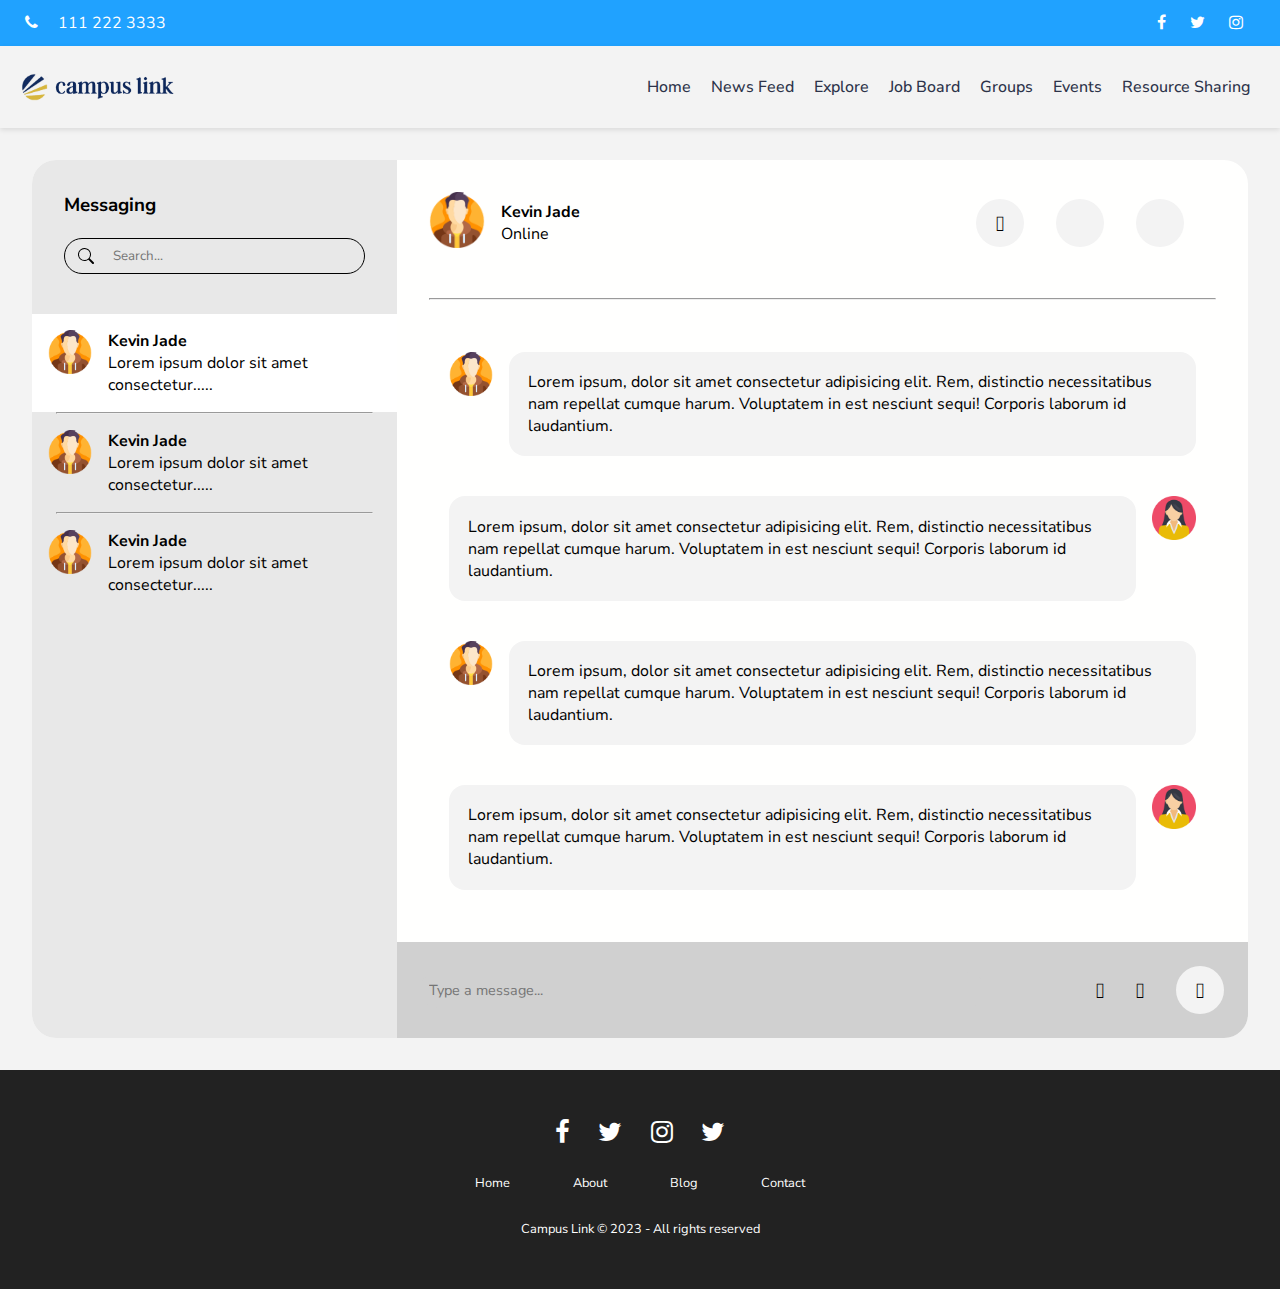
<file: pages/messages.html>
<!DOCTYPE html>
<html lang="en">

<head>
    <meta charset="UTF-8">
    <meta name="viewport" content="width=device-width, initial-scale=1.0">
    <title>My Messages</title>
    <link rel="stylesheet" href="../assets/styles/messagesPage.css">
    <link rel="stylesheet" href="https://cdnjs.cloudflare.com/ajax/libs/font-awesome/6.4.2/css/all.min.css"
        integrity="sha512-z3gLpd7yknf1YoNbCzqRKc4qyor8gaKU1qmn+CShxbuBusANI9QpRohGBreCFkKxLhei6S9CQXFEbbKuqLg0DA=="
        crossorigin="anonymous" referrerpolicy="no-referrer" />
    <link rel="stylesheet" href="https://cdnjs.cloudflare.com/ajax/libs/font-awesome/4.7.0/css/font-awesome.min.css">
</head>

<body>
    <!-- Header Section -->
    <div class="main-header">
        <span>
            <i class="fa fa-phone" aria-hidden="true"></i>
            111 222 3333
        </span>
        <ul>
            <li><a href="#"><i class="fa fa-facebook" aria-hidden="true"></i></a></li>
            <li><a href="#"><i class="fa fa-twitter" aria-hidden="true"></i></a></li>
            <li><a href="#"><i class="fa fa-instagram" aria-hidden="true"></i></a></li>
        </ul>
    </div>
    <!-- Header section ends here -->

    <!-- Navbar section -->
    <nav class="main-nav">
        <div class="logo">
            <img src="../assets/imgs/logo.png" alt="logo.png">
        </div>
        <div class="toggle-button">
            <a href="#"><i class="fa fa-bars burger-menu" aria-hidden="true"></i></a>
        </div>
        <ul class="main-menu">
            <li><a href="./home.html">Home</a></li>
            <li><a href="./newsfeedPage.html">News Feed</a></li>
            <li><a href="./explore.html">Explore</a></li>
            <li><a href="./jobBoard.html">Job Board</a></li>
            <li><a href="./groupsPage.html">Groups</a></li>
            <li><a href="./events.html">Events</a></li>
            <li><a href="./resourceSharing.html">Resource Sharing</a></li>
        </ul>
    </nav>
    <div class="main-side-nav">
        <a href="#" class="close-button">&times;</a>
        <a href="./home.html">Home</a>
        <a href="./newsfeedPage.html">News Feed</a>
        <a href="./explore.html">Explore</a>
        <a href="./jobBoard.html">Job Board</a>
        <a href="./groupsPage.html">Groups</a>
        <a href="./events.html">Events</a>
        <a href="./resourceSharing.html">Resource Sharing</a>
    </div>
    <!-- Navbar section ends here -->
    <div class="wrapper">
        <section class="users">
            <div class="header">
                <div class="heading">
                    <h3>Messaging</h3>
                    <i class="fa-solid fa-ellipsis-vertical"></i>
                </div>
                <div class="search">
                    <form>
                        <input class="search-bar" type="search" placeholder="Search...">
                    </form>
                </div>
            </div>
            <div class="user-msgs">
                <div class="user selected">
                    <div class="user-img">
                        <img src="../assets/imgs/abdul/avatar.png" alt="avatar">
                    </div>
                    <div class="user-details">
                        <h4>Kevin Jade</h4>
                        <p>Lorem ipsum dolor sit amet consectetur.....</p>
                    </div>
                </div>
                <hr>
                <div class="user un-read">
                    <div class="user-img">
                        <img src="../assets/imgs/abdul/avatar.png" alt="avatar">
                    </div>
                    <div class="user-details">
                        <h4>Kevin Jade</h4>
                        <p>Lorem ipsum dolor sit amet consectetur.....</p>
                    </div>
                </div>
                <hr>
                <div class="user">
                    <div class="user-img">
                        <img src="../assets/imgs/abdul/avatar.png" alt="avatar">
                    </div>
                    <div class="user-details">
                        <h4>Kevin Jade</h4>
                        <p>Lorem ipsum dolor sit amet consectetur.....</p>
                    </div>
                </div>
            </div>
        </section>
        <section class="messages">
            <div class="message-header">
                <div class="user-details">
                    <div class="avatar">
                        <img src="../assets/imgs/abdul/avatar.png" alt="avatar">
                    </div>
                    <div class="name">
                        <h4>Kevin Jade</h4>
                        <p>Online</p>
                    </div>
                </div>
                <div class="header-icons">
                    <i class="fa-solid fa-phone round mobile"></i>
                    <i class="fa-solid fa-video round mobile"></i>
                    <i class="fa-solid fa-magnifying-glass round mobile"></i>
                    <i class="fa-solid fa-ellipsis-vertical"></i>
                </div>
            </div>
            <hr>
            <div class="message-body">
                <div class="message">
                    <div class="message-user">
                        <img src="../assets/imgs/abdul/avatar.png" alt="avatar">
                    </div>
                    <div class="message-body">
                        <p>Lorem ipsum, dolor sit amet consectetur adipisicing elit. Rem, distinctio necessitatibus nam
                            repellat cumque harum. Voluptatem in est nesciunt sequi! Corporis laborum id laudantium.</p>
                    </div>
                </div>
                <div class="message">
                    <div class="message-body-pr">
                        <p>Lorem ipsum, dolor sit amet consectetur adipisicing elit. Rem, distinctio necessitatibus nam
                            repellat cumque harum. Voluptatem in est nesciunt sequi! Corporis laborum id laudantium.</p>
                    </div>
                    <div class="message-user-pr">
                        <img src="../assets/imgs/abdul/post1-user.png" alt="avatar">
                    </div>
                </div>
                <div class="message">
                    <div class="message-user">
                        <img src="../assets/imgs/abdul/avatar.png" alt="avatar">
                    </div>
                    <div class="message-body">
                        <p>Lorem ipsum, dolor sit amet consectetur adipisicing elit. Rem, distinctio necessitatibus nam
                            repellat cumque harum. Voluptatem in est nesciunt sequi! Corporis laborum id laudantium.</p>
                    </div>
                </div>
                <div class="message">
                    <div class="message-body-pr">
                        <p>Lorem ipsum, dolor sit amet consectetur adipisicing elit. Rem, distinctio necessitatibus nam
                            repellat cumque harum. Voluptatem in est nesciunt sequi! Corporis laborum id laudantium.</p>
                    </div>
                    <div class="message-user-pr">
                        <img src="../assets/imgs/abdul/post1-user.png" alt="avatar">
                    </div>
                </div>
            </div>
            <div class="send-message">
                <div class="input">
                    <input type="text" placeholder="Type a message...">
                </div>
                <div class="input-icons">
                    <i class="fa-solid fa-microphone"></i>
                    <i class="fa-solid fa-image"></i>
                    <i class="fa-solid fa-paper-plane send"></i>
                </div>
            </div>
        </section>
    </div>
    <!-- Footer section -->
    <div class="footer">
        <div class="row">
            <a href="#"><i class="fa fa-facebook"></i></a>
            <a href="#"><i class="fa fa-twitter"></i></a>
            <a href="#"><i class="fa fa-instagram"></i></a>
            <a href="#"><i class="fa fa-twitter"></i></a>
        </div>

        <div class="row">
            <ul>
                <li><a href="#">Home</a></li>
                <li><a href="#">About </a></li>
                <li><a href="#">Blog</a></li>
                <li><a href="#">Contact</a></li>
            </ul>
        </div>

        <div class="row">
            Campus Link &copy; 2023 - All rights reserved
        </div>
    </div>
    <!-- Footer section ends here-->
    <script src="../assets/js/messagesPage.js"></script>
</body>

</html>
</file>
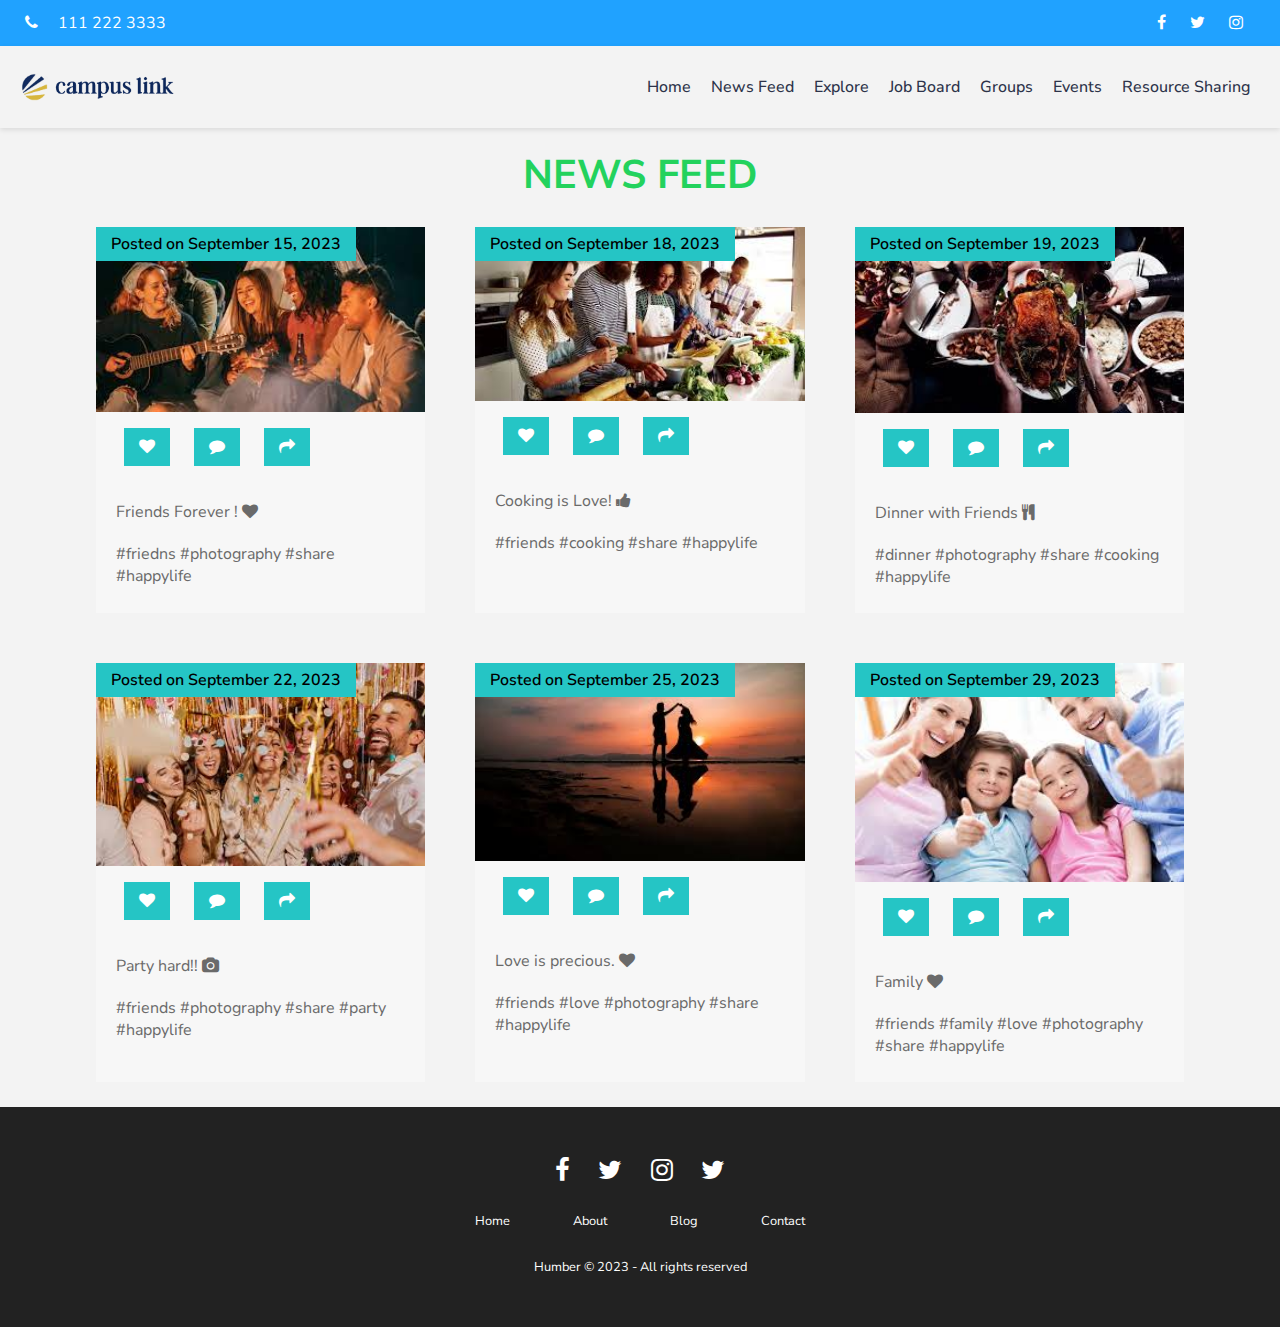
<file: pages/newsfeedPage.html>
<!DOCTYPE html>
<html lang="en">

<head>
    <title>News Feed</title>
    <meta charset="utf-8">
    <meta name="viewport" content="width=device-width, initial-scale=1.0">
    <link rel="stylesheet" href="../assets/styles/newsfeedPage.css" type="text/css">

    <!-- Font awesome icons -->
    <link rel="stylesheet" href="https://cdnjs.cloudflare.com/ajax/libs/font-awesome/4.7.0/css/font-awesome.min.css">
</head>

<body>
    <!-- Header Section -->
    <div class="main-header">
        <span>
            <i class="fa fa-phone" aria-hidden="true"></i>
            111 222 3333
        </span>
        <ul>
            <li><a href="#"><i class="fa fa-facebook" aria-hidden="true"></i></a></li>
            <li><a href="#"><i class="fa fa-twitter" aria-hidden="true"></i></a></li>
            <li><a href="#"><i class="fa fa-instagram" aria-hidden="true"></i></a></li>
        </ul>
    </div>
    <!-- Header section ends here -->

    <!-- Navbar section -->
    <nav class="main-nav">
        <div class="logo">
            <img src="../assets/imgs/logo.png" alt="logo.png">
        </div>
        <div class="toggle-button">
            <a href="#"><i class="fa fa-bars burger-menu" aria-hidden="true"></i></a>
        </div>
        <ul class="main-menu">
            <li><a href="./home.html">Home</a></li>
            <li><a href="./newsfeedPage.html">News Feed</a></li>
            <li><a href="./explore.html">Explore</a></li>
            <li><a href="./jobBoard.html">Job Board</a></li>
            <li><a href="./groupsPage.html">Groups</a></li>
            <li><a href="./events.html">Events</a></li>
            <li><a href="./resourceSharing.html">Resource Sharing</a></li>
        </ul>
    </nav>
    <div class="main-side-nav">
        <a href="#" class="close-button">&times;</a>
        <a href="./home.html">Home</a>
        <a href="./newsfeedPage.html">News Feed</a>
        <a href="./explore.html">Explore</a>
        <a href="./jobBoard.html">Job Board</a>
        <a href="./groupsPage.html">Groups</a>
        <a href="./events.html">Events</a>
        <a href="./resourceSharing.html">Resource Sharing</a>
    </div>
    <!-- Navbar section ends here -->
    <div class="blog-section">
        <div class="section-content">
            <div class="title">
                <h2>NEWS FEED</h2>
            </div>
            <div class="cards">
                <div class="card">
                    <div class="image-section">
                        <img src="../assets/imgs/tisha/one.jpeg">
                    </div>
                    <div class="article">
                        <!-- First Crad -->
                        <a href="#"><i class="fa fa-heart"></i></a>
                        <a href="#"><i class="fa fa-comment"></i></a>
                        <a href="#"><i class="fa fa-share"></i></a>
                        <p>Friends Forever ! <span><i class="fa fa-heart" aria-hidden="true"></i></span></p>
                        <p>#friedns #photography #share #happylife</p>
                    </div>
                    <!-- <div class="blog-view">
                            <a href="#" class="button">Read More</a>
                        </div> -->
                    <div class="posted-date">
                        <p>Posted on September 15, 2023</p>
                    </div>
                </div>
                <div class="card"> <!-- Second Card -->
                    <div class="image-section">
                        <img src="../assets/imgs/tisha/two.jpeg">
                    </div>
                    <div class="article">
                        <a href="#"><i class="fa fa-heart"></i></a>
                        <a href="#"><i class="fa fa-comment"></i></a>
                        <a href="#"><i class="fa fa-share"></i></a>
                        <p>Cooking is Love! <span><i class="fa fa-thumbs-up" aria-hidden="true"></i></span></p>
                        <p>#friends #cooking #share #happylife</p>
                    </div>
                    <!-- <div class="blog-view">
                            <a href="#" class="button">Read More</a>
                        </div> -->
                    <div class="posted-date">
                        <p>Posted on September 18, 2023</p>
                    </div>
                </div>
                <div class="card">
                    <div class="image-section">
                        <img src="../assets/imgs/tisha/three.jpeg">
                    </div>
                    <div class="article">
                        <!-- Third Card  -->
                        <a href="#"><i class="fa fa-heart"></i></a>
                        <a href="#"><i class="fa fa-comment"></i></a>
                        <a href="#"><i class="fa fa-share"></i></a>
                        <p>Dinner with Friends <span><i class="fa fa-cutlery" aria-hidden="true"></i></span></p>
                        <p>#dinner #photography #share #cooking #happylife</p>
                    </div>
                    <!-- <div class="blog-view">
                            <a href="#" class="button">Read More</a>
                        </div> -->
                    <div class="posted-date">
                        <p>Posted on September 19, 2023</p>
                    </div>
                </div>
                <div class="card">
                    <div class="image-section">
                        <img src="../assets/imgs/tisha/four.jpeg">
                    </div>
                    <div class="article">
                        <!-- Fourth Card -->
                        <a href="#"><i class="fa fa-heart"></i></a>
                        <a href="#"><i class="fa fa-comment"></i></a>
                        <a href="#"><i class="fa fa-share"></i></a>
                        <p>Party hard!! <span><i class="fa fa-camera" aria-hidden="true"></i></span></p>
                        <p>#friends #photography #share #party #happylife</p>
                    </div>
                    <!-- <div class="blog-view">
                            <a href="#" class="button">Read More</a>
                        </div> -->
                    <div class="posted-date">
                        <p>Posted on September 22, 2023</p>
                    </div>
                </div>
                <div class="card">
                    <div class="image-section">
                        <img src="../assets/imgs/tisha/five.jpeg">
                    </div>
                    <div class="article">
                        <!-- Fifth Card-->
                        <a href="#"><i class="fa fa-heart"></i></a>
                        <a href="#"><i class="fa fa-comment"></i></a>
                        <a href="#"><i class="fa fa-share"></i></a>
                        <p>Love is precious. <span><i class="fa fa-heart" aria-hidden="true"></i></span></p>
                        <p>#friends #love #photography #share #happylife</p>
                    </div>
                    <!-- <div class="blog-view">
                            <a href="#" class="button">Read More</a>
                        </div> -->
                    <div class="posted-date">
                        <p>Posted on September 25, 2023</p>
                    </div>
                </div>
                <div class="card">
                    <div class="image-section">
                        <img src="../assets/imgs/tisha/six.jpeg">
                    </div>
                    <div class="article">
                        <!--Sixth Card -->
                        <a href="#"><i class="fa fa-heart"></i></a>
                        <a href="#"><i class="fa fa-comment"></i></a>
                        <a href="#"><i class="fa fa-share"></i></a>
                        <p>Family <span><i class="fa fa-heart" aria-hidden="true"></i></span></p>
                        <p>#friends #family #love #photography #share #happylife</p>
                    </div>
                    <!-- <div class="blog-view">
                            <a href="#" class="button">Read More</a>
                        </div> -->
                    <div class="posted-date">
                        <p>Posted on September 29, 2023</p>
                    </div>
                </div>
            </div>
        </div>
    </div>
    <!-- Footer section -->
    <div class="footer">
        <div class="row">
            <a href="#"><i class="fa fa-facebook"></i></a>
            <a href="#"><i class="fa fa-twitter"></i></a>
            <a href="#"><i class="fa fa-instagram"></i></a>
            <a href="#"><i class="fa fa-twitter"></i></a>
        </div>

        <div class="row">
            <ul>
                <li><a href="#">Home</a></li>
                <li><a href="#">About </a></li>
                <li><a href="#">Blog</a></li>
                <li><a href="#">Contact</a></li>
            </ul>
        </div>

        <div class="row">
            Humber &copy; 2023 - All rights reserved
        </div>
    </div>
    <!-- Footer section ends here-->

    <script src="../assets//js/newsfeedPage.js"></script>
</body>

</html>
</file>
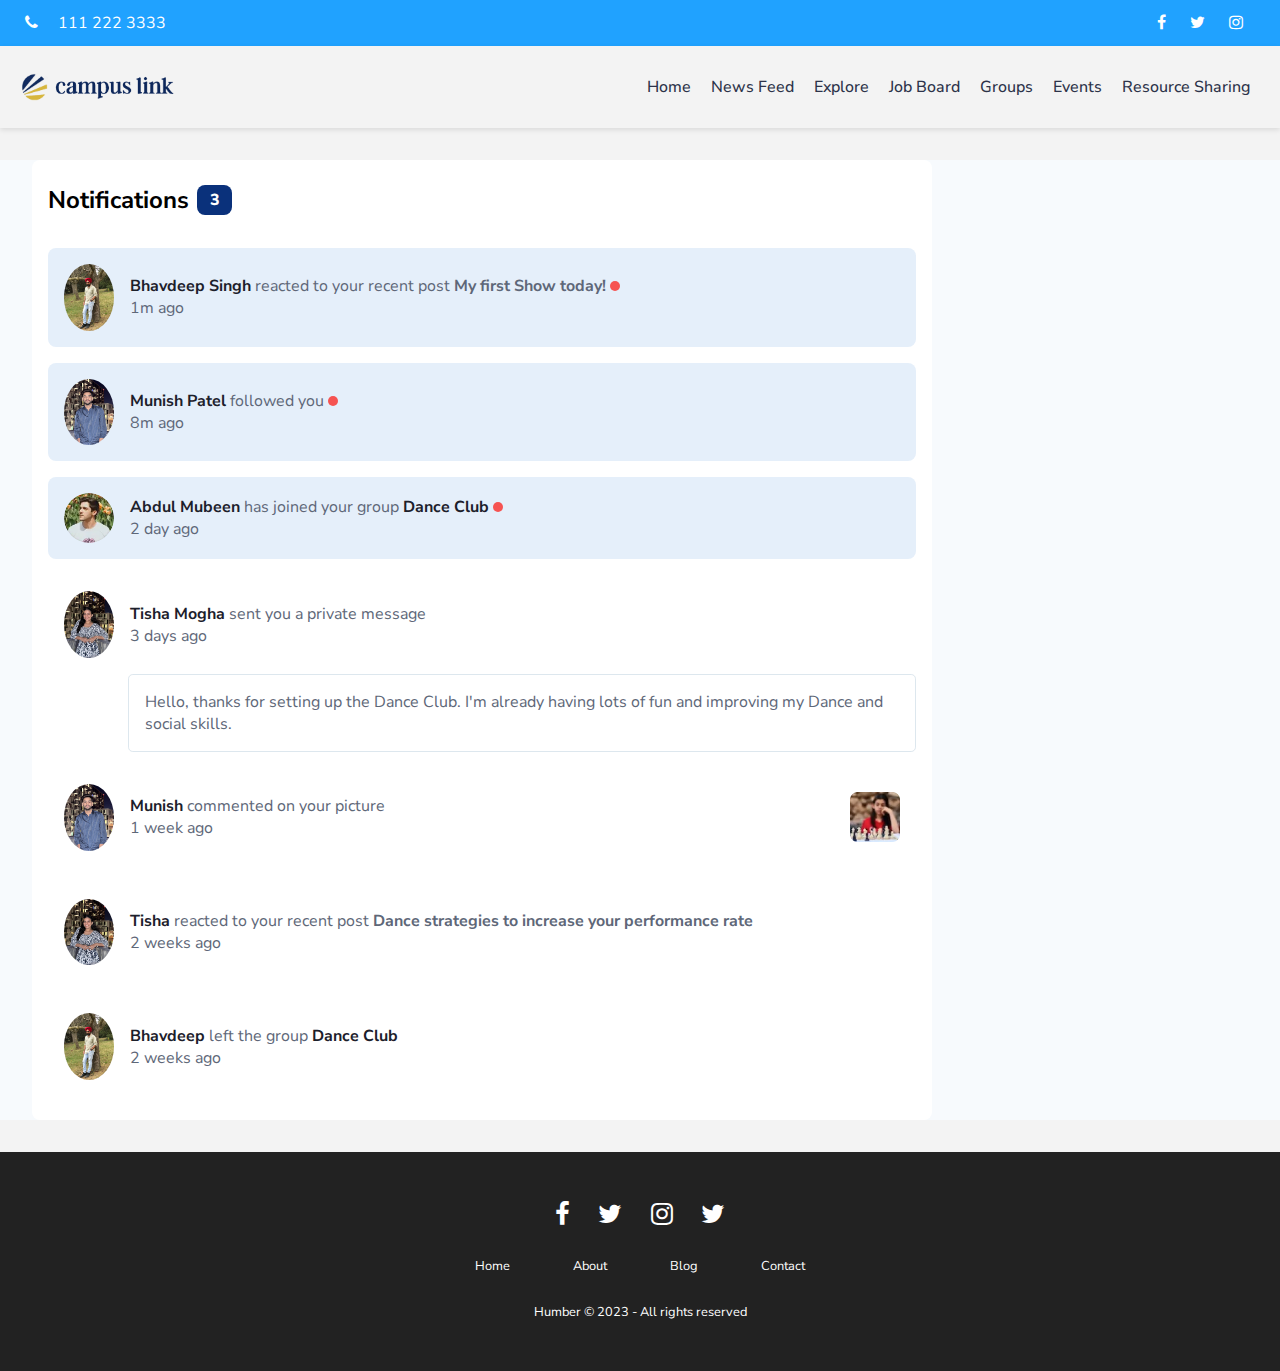
<file: pages/notificationsPage.html>
<!DOCTYPE html>
<html lang="en">

<head>
    <meta charset="UTF-8" />
    <meta name="viewport" content="width=device-width, initial-scale=1.0" />
    <link rel="stylesheet" href="../assets/styles/notificationsPage.css" />
    <!-- Font awesome icons -->
    <link rel="stylesheet" href="https://cdnjs.cloudflare.com/ajax/libs/font-awesome/4.7.0/css/font-awesome.min.css">
    <title>Notifications page</title>
</head>

<body>
    <div class="acontainer">
        <!-- Header Section -->
        <div class="main-header">
            <span>
                <i class="fa fa-phone" aria-hidden="true"></i>
                111 222 3333
            </span>
            <ul>
                <li><a href="#"><i class="fa fa-facebook" aria-hidden="true"></i></a></li>
                <li><a href="#"><i class="fa fa-twitter" aria-hidden="true"></i></a></li>
                <li><a href="#"><i class="fa fa-instagram" aria-hidden="true"></i></a></li>
            </ul>
        </div>
        <!-- Header section ends here -->

        <!-- Navbar section -->
        <nav class="main-nav">
            <div class="logo">
                <img src="../assets/imgs/logo.png" alt="logo.png">
            </div>
            <div class="toggle-button">
                <a href="#"><i class="fa fa-bars burger-menu" aria-hidden="true"></i></a>
            </div>
            <ul class="main-menu">
                <li><a href="./home.html">Home</a></li>
                <li><a href="./newsfeedPage.html">News Feed</a></li>
                <li><a href="./explore.html">Explore</a></li>
                <li><a href="./jobBoard.html">Job Board</a></li>
                <li><a href="./groupsPage.html">Groups</a></li>
                <li><a href="./events.html">Events</a></li>
                <li><a href="./resourceSharing.html">Resource Sharing</a></li>
            </ul>
        </nav>
        <div class="main-side-nav">
            <a href="#" class="close-button">&times;</a>
            <a href="./home.html">Home</a>
            <a href="./newsfeedPage.html">News Feed</a>
            <a href="./explore.html">Explore</a>
            <a href="./jobBoard.html">Job Board</a>
            <a href="./groupsPage.html">Groups</a>
            <a href="./events.html">Events</a>
            <a href="./resourceSharing.html">Resource Sharing</a>
        </div>
        <!-- Navbar section ends here -->
        <div class="box">
            <div class="container">
                <div class="head">
                    <div class="notifbox">
                        <h2 class="title">Notifications</h2>
                        <span id="notifes"></span>
                    </div>
                </div>
                <main>
                    <div class="notifcard unread">
                        <img src="../assets/imgs/tisha/Bhavdeep.jpg" style="border-radius:50%;" alt="avatar" />
                        <div class="description">
                            <p class="user_activity">
                                <strong>Bhavdeep Singh</strong> reacted to your recent post
                                <b>My first Show today!</b>
                            </p>
                            <p class="time">1m ago</p>
                        </div>
                    </div>
                    <div class="notifcard unread">
                        <img src="../assets/imgs/tisha/Munish.jpeg" style="border-radius:50%;" alt="avatar" />
                        <div class="description">
                            <p class="user_activity">
                                <strong>Munish Patel</strong> followed you
                            </p>
                            <p class="time">8m ago</p>
                        </div>
                    </div>
                    <div class="notifcard unread">
                        <img src="../assets/imgs/tisha/avatar-jacob-thompson.webp" style="border-radius:50%;"
                            alt="avatar" />
                        <div class="description">
                            <p class="user_activity">
                                <strong>Abdul Mubeen</strong> has joined your group
                                <strong class="link">Dance Club</strong>
                            </p>
                            <p class="time">2 day ago</p>
                        </div>
                    </div>
                    <div>
                        <div class="notifcard">
                            <div class="message_card">
                                <img src="../assets/imgs/tisha/Tisha.jpeg" style="border-radius:50%;" alt="avatar" />
                                <div class="description">
                                    <p class="user_activity">
                                        <strong>Tisha Mogha</strong> sent you a private message
                                    </p>
                                    <p class="time">3 days ago</p>
                                </div>
                            </div>
                        </div>
                        <div class="message">
                            <p>
                                Hello, thanks for setting up the Dance Club. I'm already having lots of fun and
                                improving my Dance and social skills.
                            </p>
                        </div>
                    </div>

                    <div class="notifcard">
                        <img src="../assets/imgs/tisha/Munish.jpeg" style="border-radius:50%;" alt="avatar" />
                        <div class="description">
                            <p class="user_activity">
                                <strong>Munish</strong> commented on your picture
                            </p>
                            <p class="time">1 week ago</p>
                        </div>
                        <img src="../assets/imgs/tisha/image-chess.webp" class="chess_img" alt="chess_img" />
                    </div>
                    <div class="notifcard">
                        <img src="../assets/imgs/tisha/Tisha.jpeg" style="border-radius:50%;" alt="avatar" />
                        <div class="description">
                            <p class="user_activity">
                                <strong>Tisha</strong> reacted to your recent post
                                <b>Dance strategies to increase your performance rate</b>
                            </p>
                            <p class="time">2 weeks ago</p>
                        </div>
                    </div>
                    <div class="notifcard">
                        <img src="../assets/imgs/tisha/Bhavdeep.jpg" style="border-radius:50%;" alt="avatar" />
                        <div class="description">
                            <p class="user_activity">
                                <strong>Bhavdeep</strong> left the group
                                <strong class="link">Dance Club</strong>
                            </p>
                            <p class="time">2 weeks ago</p>
                        </div>
                    </div>
                </main>
            </div>
        </div>
        <!-- Footer section -->
        <div class="footer">
            <div class="row">
                <a href="#"><i class="fa fa-facebook"></i></a>
                <a href="#"><i class="fa fa-twitter"></i></a>
                <a href="#"><i class="fa fa-instagram"></i></a>
                <a href="#"><i class="fa fa-twitter"></i></a>
            </div>

            <div class="row">
                <ul>
                    <li><a href="#">Home</a></li>
                    <li><a href="#">About </a></li>
                    <li><a href="#">Blog</a></li>
                    <li><a href="#">Contact</a></li>
                </ul>
            </div>

            <div class="row">
                Humber &copy; 2023 - All rights reserved
            </div>
        </div>
        <!-- Footer section ends here-->

        <script src="../assets/js/notificationPage.js"></script>
</body>

</html>
</file>
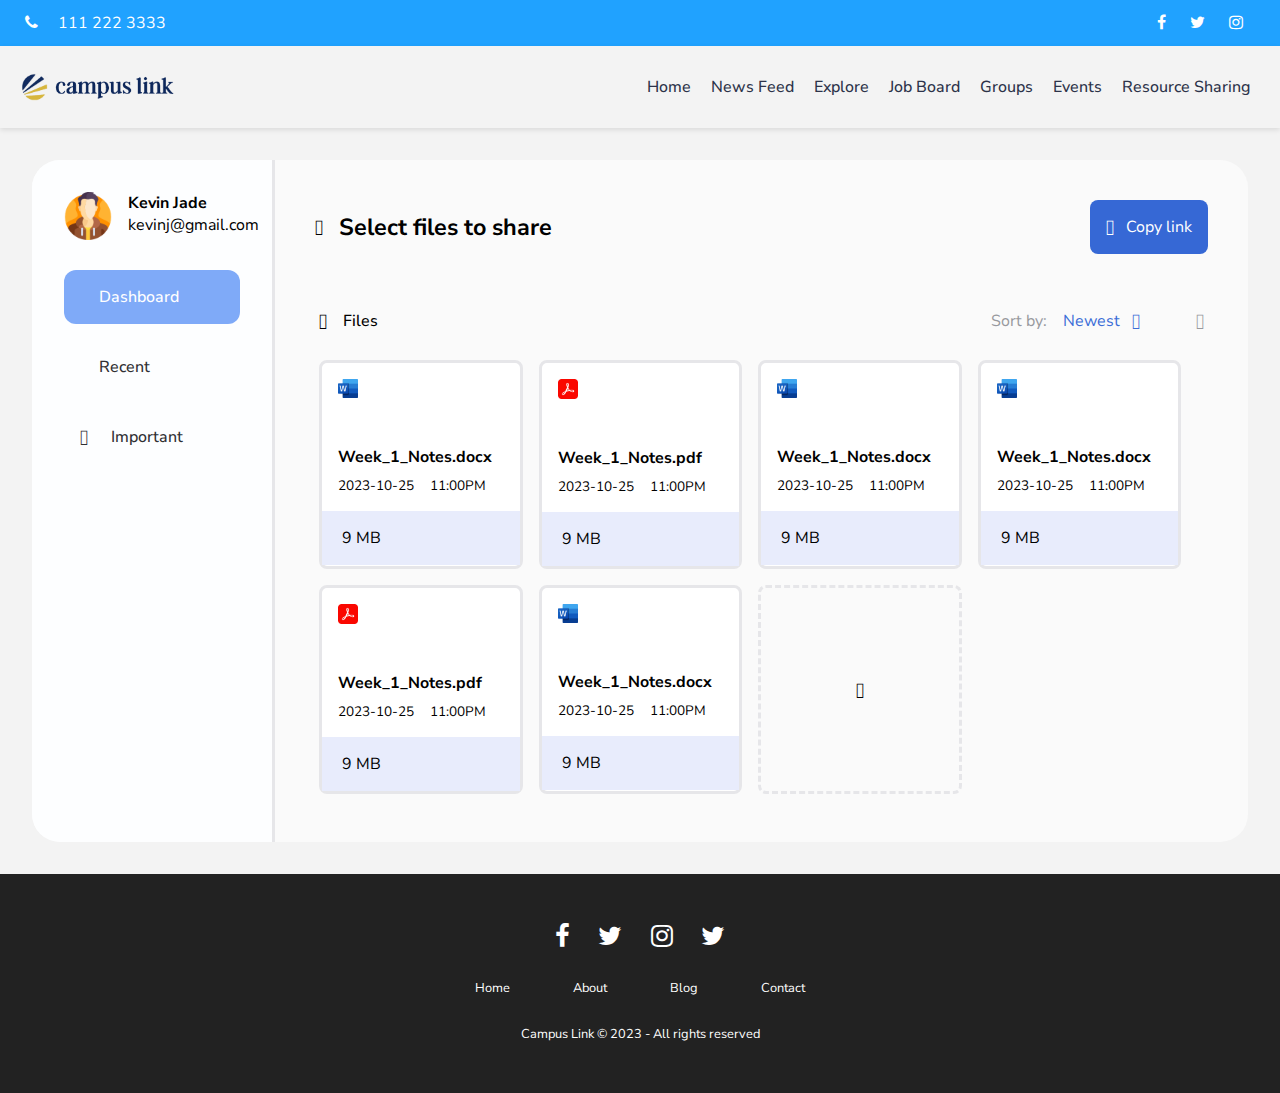
<file: pages/resourceSharing.html>
<!DOCTYPE html>
<html lang="en">

<head>
    <meta charset="UTF-8">
    <meta name="viewport" content="width=device-width, initial-scale=1.0">
    <title>Resource Sharing</title>
    <link rel="stylesheet" href="../assets/styles/resourceSharingPage.css">
    <link rel="stylesheet" href="https://cdnjs.cloudflare.com/ajax/libs/font-awesome/6.4.2/css/all.min.css"
        integrity="sha512-z3gLpd7yknf1YoNbCzqRKc4qyor8gaKU1qmn+CShxbuBusANI9QpRohGBreCFkKxLhei6S9CQXFEbbKuqLg0DA=="
        crossorigin="anonymous" referrerpolicy="no-referrer" />
    <link rel="stylesheet" href="https://cdnjs.cloudflare.com/ajax/libs/font-awesome/4.7.0/css/font-awesome.min.css">
</head>

<body>
    <!-- Header Section -->
    <div class="main-header">
        <span>
            <i class="fa fa-phone" aria-hidden="true"></i>
            111 222 3333
        </span>
        <ul>
            <li><a href="#"><i class="fa fa-facebook" aria-hidden="true"></i></a></li>
            <li><a href="#"><i class="fa fa-twitter" aria-hidden="true"></i></a></li>
            <li><a href="#"><i class="fa fa-instagram" aria-hidden="true"></i></a></li>
        </ul>
    </div>
    <!-- Header section ends here -->

    <!-- Navbar section -->
    <nav class="main-nav">
        <div class="logo">
            <img src="../assets/imgs/logo.png" alt="logo.png">
        </div>
        <div class="toggle-button">
            <a href="#"><i class="fa fa-bars burger-menu" aria-hidden="true"></i></a>
        </div>
        <ul class="main-menu">
            <li><a href="./home.html">Home</a></li>
            <li><a href="./newsfeedPage.html">News Feed</a></li>
            <li><a href="./explore.html">Explore</a></li>
            <li><a href="./jobBoard.html">Job Board</a></li>
            <li><a href="./groupsPage.html">Groups</a></li>
            <li><a href="./events.html">Events</a></li>
            <li><a href="./resourceSharing.html">Resource Sharing</a></li>
        </ul>
    </nav>
    <div class="main-side-nav">
        <a href="#" class="close-button">&times;</a>
        <a href="./home.html">Home</a>
        <a href="./newsfeedPage.html">News Feed</a>
        <a href="./explore.html">Explore</a>
        <a href="./jobBoard.html">Job Board</a>
        <a href="./groupsPage.html">Groups</a>
        <a href="./events.html">Events</a>
        <a href="./resourceSharing.html">Resource Sharing</a>
    </div>
    <!-- Navbar section ends here -->

    <div class="wrapper">
        <div class="left">
            <div class="user-info">
                <div class="avatar">
                    <img src="../assets/imgs/abdul/avatar.png" alt="avatar">
                </div>
                <div class="name">
                    <h4>Kevin Jade</h4>
                    <span>kevinj@gmail.com</span>
                </div>
            </div>
            <div class="side-links">
                <nav>
                    <ul>
                        <li class="active">
                            <a href="#" class="active"><i class="fa-solid fa-grip"></i>
                                <span>Dashboard</span>
                            </a>
                        </li>
                        <li>
                            <a href="#"><i class="fa-solid fa-clock"></i>
                                <span>Recent</span>
                            </a>
                        </li>
                        <li>
                            <a href="#"><i class="fa-solid fa-bookmark"></i>
                                <span>Important</span>
                            </a>
                        </li>
                    </ul>
                </nav>
            </div>
        </div>
        <div class="right">
            <header>
                <div class="title">
                    <div class="title-icon">
                        <i class="fa-solid fa-chevron-left"></i>
                    </div>
                    <div class="title-name">
                        <h3>Select files to share</h3>
                    </div>
                </div>
                <div class="header-button" id="copyLinkButton">
                    <i class="fa-solid fa-copy"></i>
                    <span>Copy link</span>
                </div>
                <div class="notification" id="copyNotification">
                    Link copied to clipboard!
                </div>
            </header>
            <div class="body">
                <div class="body-header">
                    <div class="body-title">
                        <i class="fa-solid fa-chevron-up file-btn"></i>
                        <span>Files</span>
                    </div>
                    <div class="body-sort">
                        <div class="sort-text">
                            <span>Sort by:</span>
                            <div class="sort-type">
                                <span>Newest</span>
                                <i class="fa-solid fa-caret-down"></i>
                            </div>
                        </div>
                        <div class="sort-icons">
                            <i class="fa-solid fa-table-cells-large active" id="grid-view"></i>
                            <i class="fa-solid fa-list" id="list-view"></i>
                        </div>
                    </div>
                </div>
                <div class="body-content grid-view" id="bodyContent">
                    <div class="file-card">
                        <div class="file-main">
                            <div class="file-header">
                                <img src="../assets/imgs/abdul/word.png" alt="microsoft_word_logo">
                                <i class="fa-solid fa-ellipsis-vertical"></i>
                            </div>
                            <div class="file-body">
                                <div class="file-title">
                                    <h4>Week_1_Notes.docx</h4>
                                </div>
                                <div class="file-details">
                                    <span class="date">2023-10-25</span>
                                    <span class="time">11:00PM</span>
                                </div>
                            </div>
                        </div>
                        <div class="file-footer">
                            <span>9 MB</span>
                        </div>
                    </div>
                    <div class="file-card">
                        <div class="file-main">
                            <div class="file-header">
                                <img src="../assets/imgs/abdul/pdf.png" alt="adobe_acrobat_logo">
                                <i class="fa-solid fa-ellipsis-vertical"></i>
                            </div>
                            <div class="file-body">
                                <div class="file-title">
                                    <h4>Week_1_Notes.pdf</h4>
                                </div>
                                <div class="file-details">
                                    <span class="date">2023-10-25</span>
                                    <span class="time">11:00PM</span>
                                </div>
                            </div>
                        </div>
                        <div class="file-footer">
                            <span>9 MB</span>
                        </div>
                    </div>
                    <div class="file-card">
                        <div class="file-main">
                            <div class="file-header">
                                <img src="../assets/imgs/abdul/word.png" alt="microsoft_word_logo">
                                <i class="fa-solid fa-ellipsis-vertical"></i>
                            </div>
                            <div class="file-body">
                                <div class="file-title">
                                    <h4>Week_1_Notes.docx</h4>
                                </div>
                                <div class="file-details">
                                    <span class="date">2023-10-25</span>
                                    <span class="time">11:00PM</span>
                                </div>
                            </div>
                        </div>
                        <div class="file-footer">
                            <span>9 MB</span>
                        </div>
                    </div>
                    <div class="file-card">
                        <div class="file-main">
                            <div class="file-header">
                                <img src="../assets/imgs/abdul/word.png" alt="microsoft_word_logo">
                                <i class="fa-solid fa-ellipsis-vertical"></i>
                            </div>
                            <div class="file-body">
                                <div class="file-title">
                                    <h4>Week_1_Notes.docx</h4>
                                </div>
                                <div class="file-details">
                                    <span class="date">2023-10-25</span>
                                    <span class="time">11:00PM</span>
                                </div>
                            </div>
                        </div>
                        <div class="file-footer">
                            <span>9 MB</span>
                        </div>
                    </div>
                    <div class="file-card">
                        <div class="file-main">
                            <div class="file-header">
                                <img src="../assets/imgs/abdul/pdf.png" alt="adobe_acrobat_logo">
                                <i class="fa-solid fa-ellipsis-vertical"></i>
                            </div>
                            <div class="file-body">
                                <div class="file-title">
                                    <h4>Week_1_Notes.pdf</h4>
                                </div>
                                <div class="file-details">
                                    <span class="date">2023-10-25</span>
                                    <span class="time">11:00PM</span>
                                </div>
                            </div>
                        </div>
                        <div class="file-footer">
                            <span>9 MB</span>
                        </div>
                    </div>
                    <div class="file-card">
                        <div class="file-main">
                            <div class="file-header">
                                <img src="../assets/imgs/abdul/word.png" alt="microsoft_word_logo">
                                <i class="fa-solid fa-ellipsis-vertical"></i>
                            </div>
                            <div class="file-body">
                                <div class="file-title">
                                    <h4>Week_1_Notes.docx</h4>
                                </div>
                                <div class="file-details">
                                    <span class="date">2023-10-25</span>
                                    <span class="time">11:00PM</span>
                                </div>
                            </div>
                        </div>
                        <div class="file-footer">
                            <span>9 MB</span>
                        </div>
                    </div>

                    <div class="new-file-card">
                        <i class="fa-solid fa-plus"></i>
                    </div>
                </div>
            </div>
        </div>
    </div>

    <!-- Footer section -->
    <div class="footer">
        <div class="row">
            <a href="#"><i class="fa fa-facebook"></i></a>
            <a href="#"><i class="fa fa-twitter"></i></a>
            <a href="#"><i class="fa fa-instagram"></i></a>
            <a href="#"><i class="fa fa-twitter"></i></a>
        </div>

        <div class="row">
            <ul>
                <li><a href="#">Home</a></li>
                <li><a href="#">About </a></li>
                <li><a href="#">Blog</a></li>
                <li><a href="#">Contact</a></li>
            </ul>
        </div>

        <div class="row">
            Campus Link &copy; 2023 - All rights reserved
        </div>
    </div>
    <!-- Footer section ends here-->
    <script src="../assets/js/resourceSharing.js"></script>
</body>

</html>
</file>
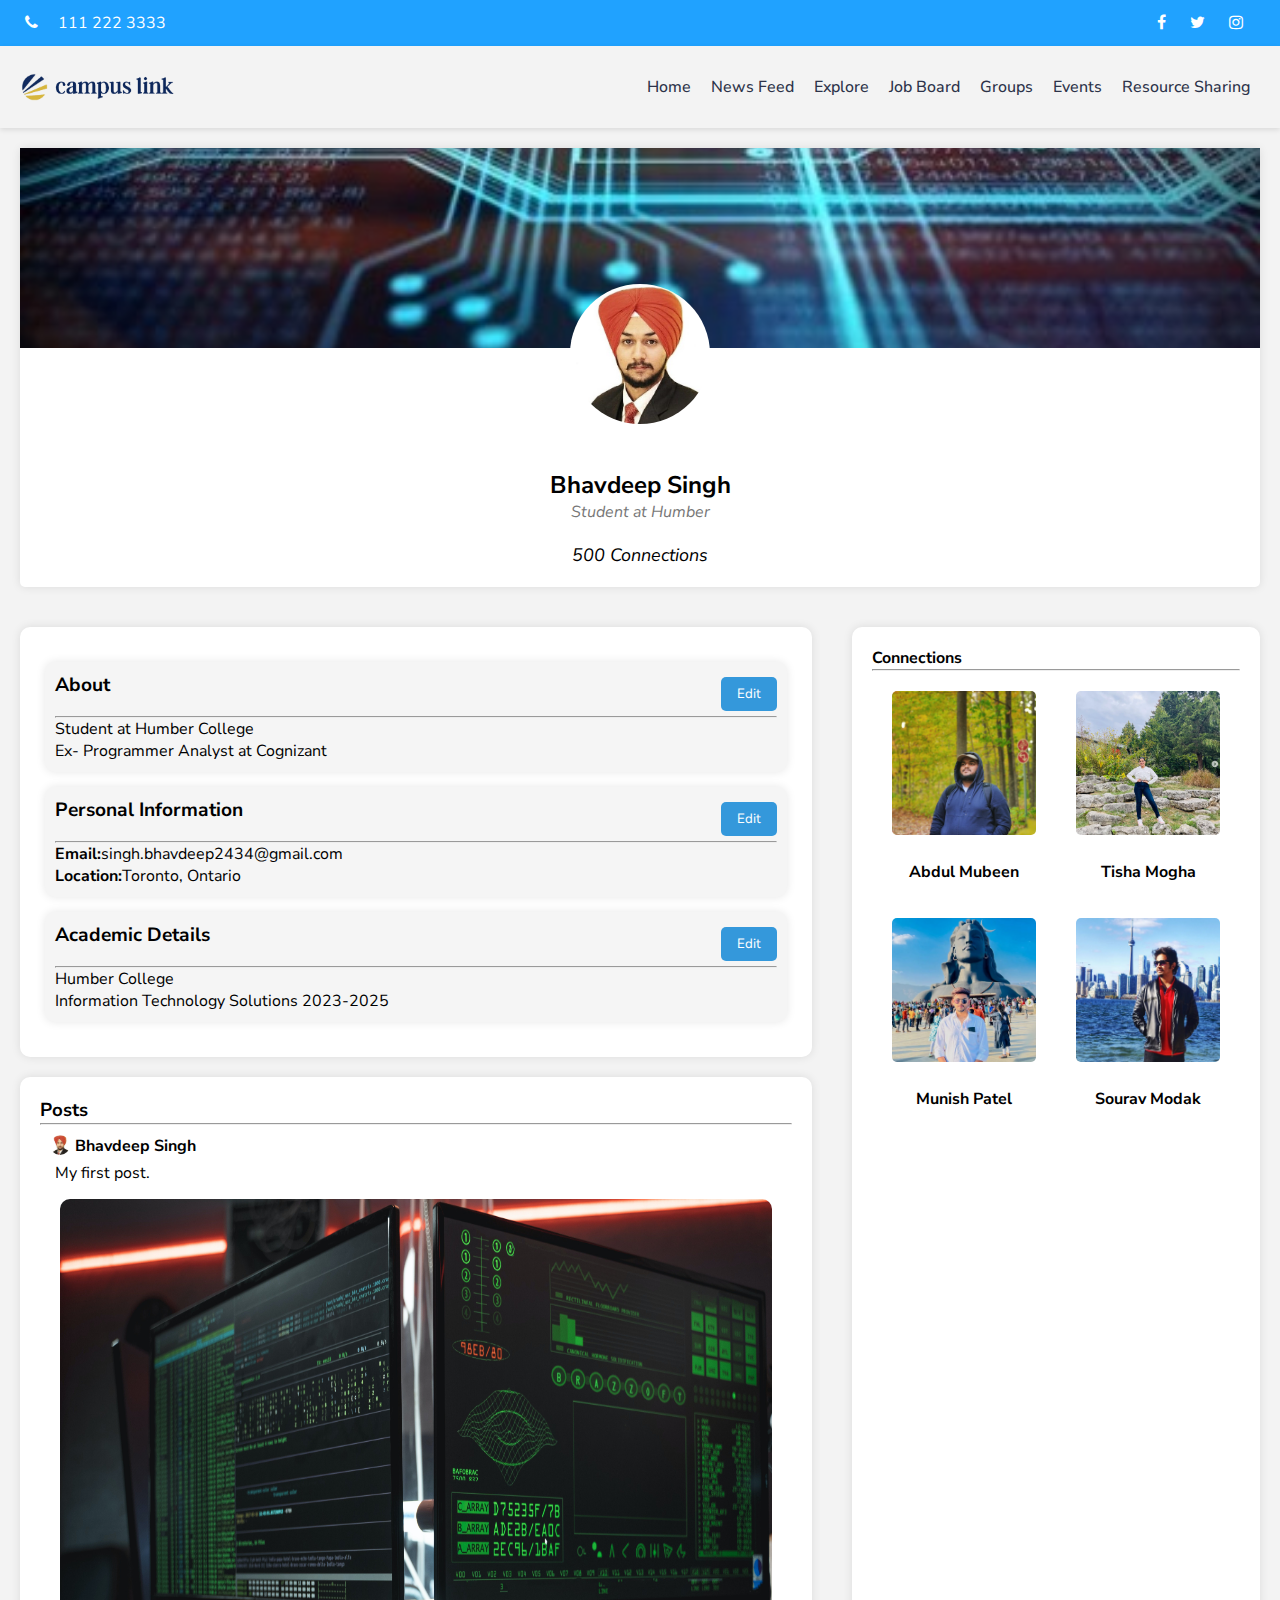
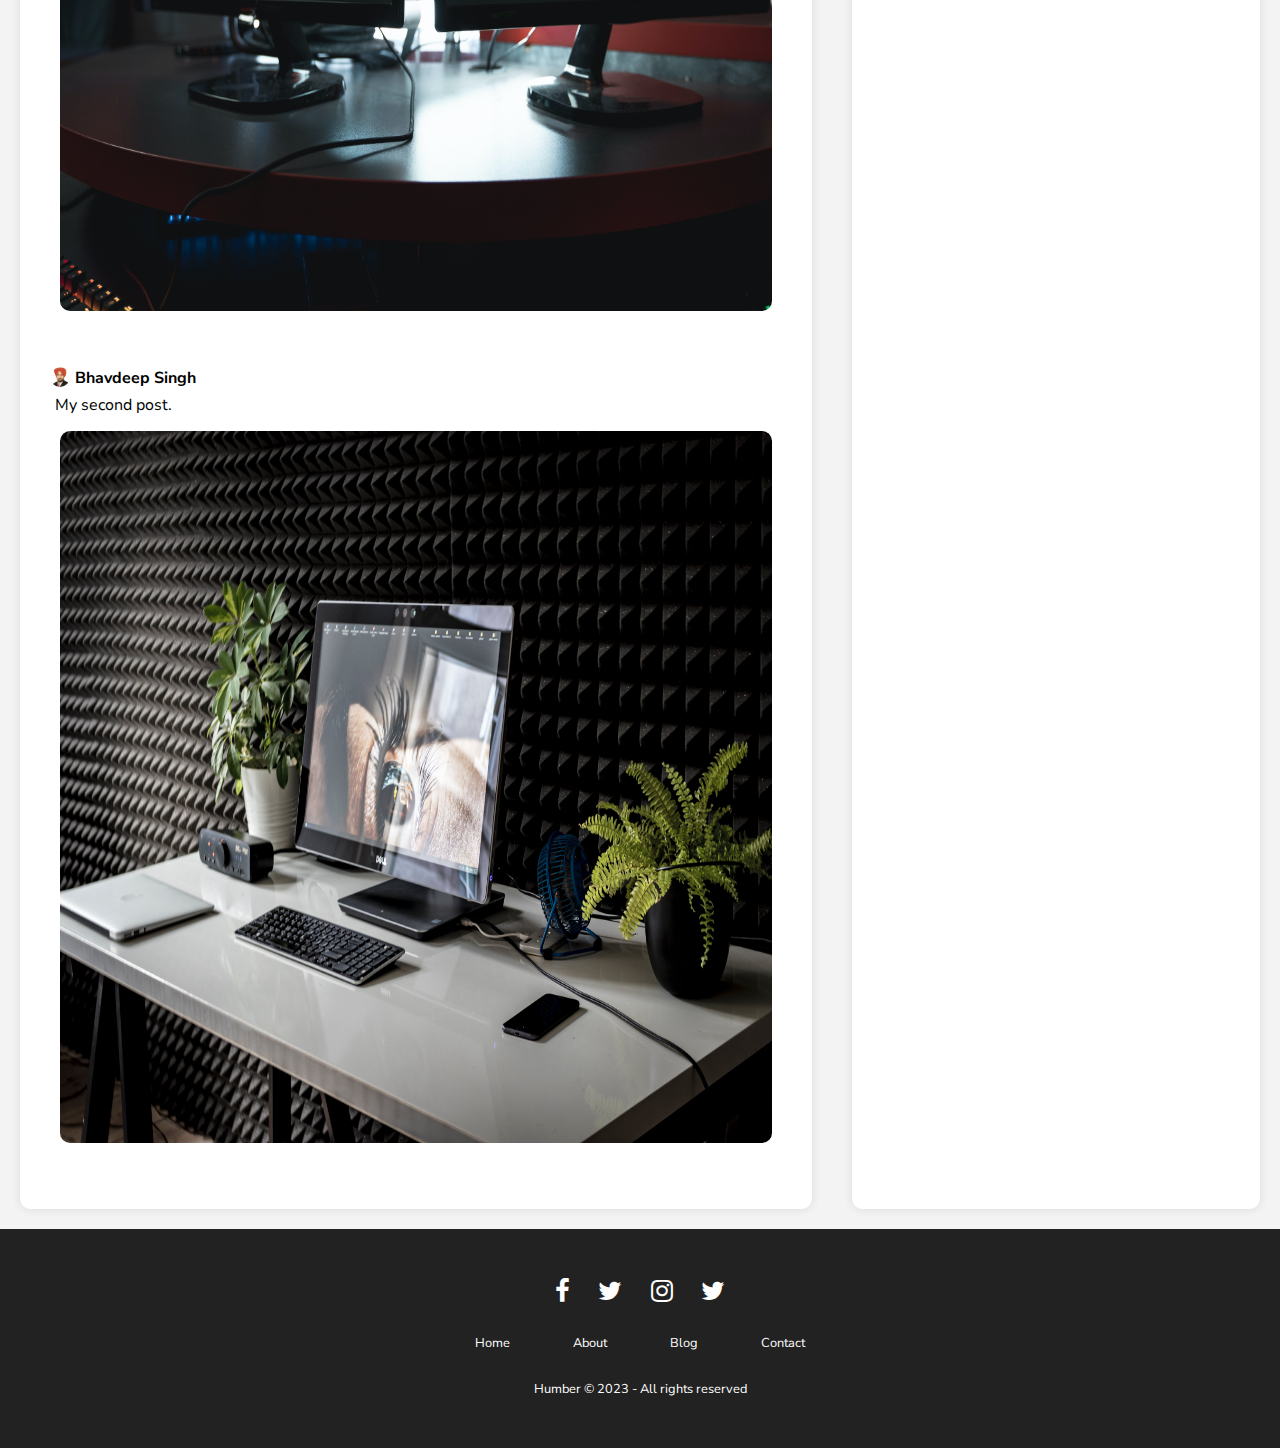
<file: pages/userProfile.html>
<!DOCTYPE html>
<html lang="en">

<head>
    <meta charset="UTF-8">
    <meta name="viewport" content="width=device-width, initial-scale=1.0">
    <title>User Profile</title>
    <link rel="stylesheet" href="../assets/styles/userProfile.css" type="text/css">
    <link rel="stylesheet" href="https://cdnjs.cloudflare.com/ajax/libs/font-awesome/6.4.2/css/all.min.css"
        integrity="sha512-z3gLpd7yknf1YoNbCzqRKc4qyor8gaKU1qmn+CShxbuBusANI9QpRohGBreCFkKxLhei6S9CQXFEbbKuqLg0DA=="
        crossorigin="anonymous" referrerpolicy="no-referrer" />
    <link rel="stylesheet" href="https://cdnjs.cloudflare.com/ajax/libs/font-awesome/4.7.0/css/font-awesome.min.css">
</head>

<body>

    <!-- Header Section -->
    <div class="main-header">
        <span>
            <i class="fa fa-phone" aria-hidden="true"></i>
            111 222 3333
        </span>
        <ul>
            <li><a href="#"><i class="fa fa-facebook" aria-hidden="true"></i></a></li>
            <li><a href="#"><i class="fa fa-twitter" aria-hidden="true"></i></a></li>
            <li><a href="#"><i class="fa fa-instagram" aria-hidden="true"></i></a></li>
        </ul>
    </div>
    <!-- Header section ends here -->

    <!-- Navbar section -->
    <nav class="main-nav">
        <div class="logo">
            <img src="../assets/imgs/logo.png" alt="logo.png">
        </div>
        <div class="toggle-button">
            <a href="#"><i class="fa fa-bars burger-menu" aria-hidden="true"></i></a>
        </div>
        <ul class="main-menu">
            <li><a href="./home.html">Home</a></li>
            <li><a href="./newsfeedPage.html">News Feed</a></li>
            <li><a href="./explore.html">Explore</a></li>
            <li><a href="./jobBoard.html">Job Board</a></li>
            <li><a href="./groupsPage.html">Groups</a></li>
            <li><a href="./events.html">Events</a></li>
            <li><a href="./resourceSharing.html">Resource Sharing</a></li>
        </ul>
    </nav>
    <div class="main-side-nav">
        <a href="#" class="close-button">&times;</a>
        <a href="./home.html">Home</a>
        <a href="./newsfeedPage.html">News Feed</a>
        <a href="./explore.html">Explore</a>
        <a href="./jobBoard.html">Job Board</a>
        <a href="./groupsPage.html">Groups</a>
        <a href="./events.html">Events</a>
        <a href="./resourceSharing.html">Resource Sharing</a>
    </div>
    <!-- Navbar section ends here -->


    <!-- Main section -->
    <main>
        <div class="profile">
            <img class="cover-image" src="../assets/imgs/bhavdeep/CoverImage.jpg" alt="Cover Image">
            <img src="../assets/imgs/bhavdeep/BhavdeepSingh-Photo.jpg" alt="Profile Picture" class="profile-picture">
            <div class="profile-info">
                <h2 class="profile-name">Bhavdeep Singh</h2>
                <p class="profile-description">Student at Humber</p>
            </div>
            <div class="profile-connections">
                <p class="connection-count">500 Connections</p>
            </div>
        </div>

        <div class="profile-content">
            <section class="left-content">
                <div class="content">

                    <div class="About">
                        <div class="heading-button">
                            <a><strong>About</strong></a>
                            <button id="edit-about-btn">Edit</button>
                        </div> <br><br>
                        <hr>

                        <p id="about-college">Student at Humber College</p>
                        <p id="about-work"> Ex- Programmer Analyst at Cognizant</p>
                    </div>

                    <div class="info">
                        <div class="heading-button">
                            <a><strong>Personal Information</strong></a>
                            <button id="edit-info-btn">Edit</button>
                        </div><br><br>
                        <hr>

                        <p><strong>Email:</strong><a
                                id="Email">singh.bhavdeep2434@gmail.com</a><br><strong>Location:</strong><a
                                id="Location">Toronto, Ontario</a></p>
                    </div>

                    <div class="academic-details">
                        <div class="heading-button">
                            <a><strong>Academic Details</strong></a>
                            <button id="edit-ac-details-btn">Edit</button>
                        </div><br><br>
                        <hr>

                        <div class="Acad-logo">
                            <a>Humber College<br>Information Technology Solutions 2023-2025</a>
                        </div>
                    </div>
                </div>

                <!-- div for post starts here -->
                <div class="content">
                    <h3>Posts</h3>
                    <hr>
                    <div class="post">
                        <div class="flex-post">
                            <img class="Postdp" src="../assets/imgs/bhavdeep/BhavdeepSingh-Photo.jpg"
                                alt="DisplayPicture">
                            <a><strong>Bhavdeep Singh</strong></a>
                        </div>
                        <p>My first post.</p>
                        <img class="post-picture" src="../assets/imgs/bhavdeep/PostOne.jpg" alt="post1">
                    </div>
                    <div class="post">
                        <div class="flex-post">
                            <img class="Postdp" src="../assets/imgs/bhavdeep/BhavdeepSingh-Photo.jpg"
                                alt="DisplayPicture">
                            <a><strong>Bhavdeep Singh</strong></a>
                        </div>
                        <p>My second post.</p>
                        <img class="post-picture" src="../assets/imgs/bhavdeep/PostTwo.jpg" alt="post1">
                    </div>
                </div>
            </section>

            <!-- Right side section to show connections -->
            <section class="right-content">
                <p><strong>Connections</strong></p>
                <hr>
                <div class="connections">
                    <div class="DP">
                        <img src="../assets/imgs/bhavdeep/AbdulDP.enc" alt="Image1" />
                        <a>Abdul Mubeen</a>
                    </div>
                    <div class="DP">
                        <img src="../assets/imgs/bhavdeep/TishaDP.png" alt="Image2" />
                        <a>Tisha Mogha</a>
                    </div>
                    <div class="DP">
                        <img src="../assets/imgs/bhavdeep/MunishDP.png" alt="Image3" />
                        <a>Munish Patel</a>
                    </div>
                    <div class="DP">
                        <img src="../assets/imgs/bhavdeep/SouravDP.png" alt="Image4" />
                        <a>Sourav Modak</a>
                    </div>
                </div>
            </section>
        </div>
    </main>
    <!-- Main section ends here-->

    <!-- Footer section -->
    <div class="footer">
        <div class="row">
            <a href="#"><i class="fa fa-facebook"></i></a>
            <a href="#"><i class="fa fa-twitter"></i></a>
            <a href="#"><i class="fa fa-instagram"></i></a>
            <a href="#"><i class="fa fa-twitter"></i></a>
        </div>

        <div class="row">
            <ul>
                <li><a href="#">Home</a></li>
                <li><a href="#">About </a></li>
                <li><a href="#">Blog</a></li>
                <li><a href="#">Contact</a></li>
            </ul>
        </div>

        <div class="row">
            Humber &copy; 2023 - All rights reserved
        </div>
    </div>
    <!-- Footer section ends here-->
    <script src="../assets/js/userProfile.js"></script>
</body>

</html>
</file>
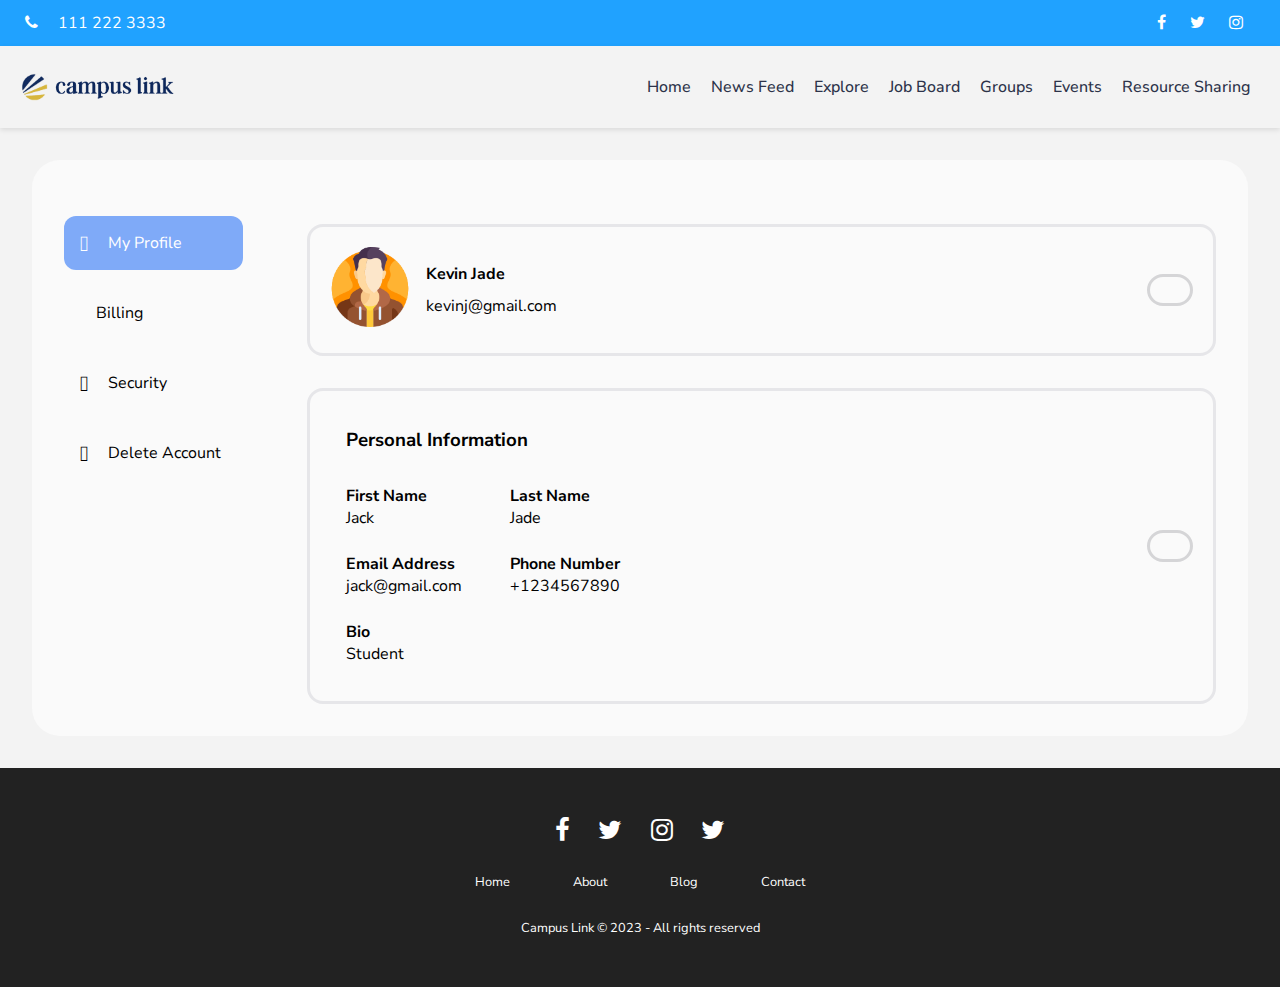
<file: pages/userSettings.html>
<!DOCTYPE html>
<html lang="en">

<head>
    <meta charset="UTF-8">
    <meta name="viewport" content="width=device-width, initial-scale=1.0">
    <title>User Settings</title>
    <link rel="stylesheet" href="../assets/styles/userSettings.css">
    <link rel="stylesheet" href="https://cdnjs.cloudflare.com/ajax/libs/font-awesome/6.4.2/css/all.min.css"
        integrity="sha512-z3gLpd7yknf1YoNbCzqRKc4qyor8gaKU1qmn+CShxbuBusANI9QpRohGBreCFkKxLhei6S9CQXFEbbKuqLg0DA=="
        crossorigin="anonymous" referrerpolicy="no-referrer" />
    <link rel="stylesheet" href="https://cdnjs.cloudflare.com/ajax/libs/font-awesome/4.7.0/css/font-awesome.min.css">
</head>

<body>
    <!-- Header Section -->
    <div class="main-header">
        <span>
            <i class="fa fa-phone" aria-hidden="true"></i>
            111 222 3333
        </span>
        <ul>
            <li><a href="#"><i class="fa fa-facebook" aria-hidden="true"></i></a></li>
            <li><a href="#"><i class="fa fa-twitter" aria-hidden="true"></i></a></li>
            <li><a href="#"><i class="fa fa-instagram" aria-hidden="true"></i></a></li>
        </ul>
    </div>
    <!-- Header section ends here -->

    <!-- Navbar section -->
    <nav class="main-nav">
        <div class="logo">
            <img src="../assets/imgs/logo.png" alt="logo.png">
        </div>
        <div class="toggle-button">
            <a href="#"><i class="fa fa-bars burger-menu" aria-hidden="true"></i></a>
        </div>
        <ul class="main-menu">
            <li><a href="./home.html">Home</a></li>
            <li><a href="./newsfeedPage.html">News Feed</a></li>
            <li><a href="./explore.html">Explore</a></li>
            <li><a href="./jobBoard.html">Job Board</a></li>
            <li><a href="./groupsPage.html">Groups</a></li>
            <li><a href="./events.html">Events</a></li>
            <li><a href="./resourceSharing.html">Resource Sharing</a></li>
        </ul>
    </nav>
    <div class="main-side-nav">
        <a href="#" class="close-button">&times;</a>
        <a href="./home.html">Home</a>
        <a href="./newsfeedPage.html">News Feed</a>
        <a href="./explore.html">Explore</a>
        <a href="./jobBoard.html">Job Board</a>
        <a href="./groupsPage.html">Groups</a>
        <a href="./events.html">Events</a>
        <a href="./resourceSharing.html">Resource Sharing</a>
    </div>
    <!-- Navbar section ends here -->

    <div class="wrapper">
        <div class="left">
            <nav>
                <ul>
                    <li class="active"><a class="active"><i class="fa-solid fa-user"></i>
                            <span>My Profile</span></a></li>
                    <li><a><i class="fa-solid fa-money-bill"></i>
                            <span>Billing</span>
                        </a></li>
                    <li><a><i class="fa-solid fa-shield"></i>
                            <span>Security</span></a></li>
                    <li onclick="deleteAccounnt();"><a><i class="fa-solid fa-trash"></i>
                            <span>Delete Account</span></a></li>
                </ul>
            </nav>
        </div>
        <div class="right">
            <div class="my-profile" id="myProfile">
                <div class="user-details">
                    <div class="user">
                        <div class="avatar">
                            <img src="../assets/imgs/abdul/avatar.png" alt="avatar">
                        </div>
                        <div class="name">
                            <h4 class="uname">Kevin Jade</h4>
                            <span class="uemail">kevinj@gmail.com</span>
                        </div>
                    </div>
                    <div class="edit">
                        <button class="edit-btn btn1" type="button">
                            <i class="fa-solid fa-pen-to-square"></i>
                        </button>
                    </div>
                </div>
                <div class="user-info">
                    <div class="info">
                        <h3>Personal Information</h3>
                        <div class="pinfo">
                            <div class="left-info">
                                <div class="fname">
                                    <h4>First Name</h4>
                                    <span>Jack</span>
                                </div>
                                <div class="email">
                                    <h4>Email Address</h4>
                                    <span>jack@gmail.com</span>
                                </div>
                                <div class="bio">
                                    <h4>Bio</h4>
                                    <span>Student</span>
                                </div>
                            </div>
                            <div class="right-info">
                                <div class="lname">
                                    <h4>Last Name</h4>
                                    <span>Jade</span>
                                </div>
                                <div class="phone">
                                    <h4>Phone Number</h4>
                                    <span>+1234567890</span>
                                </div>
                            </div>
                        </div>
                    </div>
                    <div class="edit">
                        <button class="edit-btn btn2" type="button">
                            <i class="fa-solid fa-pen-to-square"></i>
                        </button>
                    </div>
                </div>
            </div>
        </div>
    </div>

    <div id="myModal" class="modal">
        <span class="close" id="closeModalBtn">x</span>
        <div class="modal-content">
            <!-- Form inside the modal -->
            <form id="myForm">
                <label for="name">Name:</label>
                <input type="text" id="name" name="name" required>

                <label for="email">Email:</label>
                <input type="email" id="email" name="email" required>

                <!-- Close button -->

                <!-- Submit button -->
                <input type="submit" value="Submit">
            </form>
        </div>
    </div>

    <!-- The Modal -->
    <div id="myModal1" class="modal">
        <div class="modal-content">
            <p>Your form has been submitted!</p>
            <!-- Close button -->
            <button class="closeBtn" id="closeModalBtn2">Close</button>
        </div>
    </div>

    <div id="myModal2" class="modal">
        <div class="modal-content">
            <p>Do you want to delete your account?</p>
            <div class="btns">
                <button class="yesBtn" id="yesBtn" onclick="window.location.href = '../index.html'">Yes</button>
                <button class="closeBtn" id="closeModalBtn2">No</button>
            </div>
        </div>
    </div>

    <!-- Footer section -->
    <div class="footer">
        <div class="row">
            <a href="#"><i class="fa fa-facebook"></i></a>
            <a href="#"><i class="fa fa-twitter"></i></a>
            <a href="#"><i class="fa fa-instagram"></i></a>
            <a href="#"><i class="fa fa-twitter"></i></a>
        </div>

        <div class="row">
            <ul>
                <li><a href="#">Home</a></li>
                <li><a href="#">About </a></li>
                <li><a href="#">Blog</a></li>
                <li><a href="#">Contact</a></li>
            </ul>
        </div>

        <div class="row">
            Campus Link &copy; 2023 - All rights reserved
        </div>
    </div>
    <!-- Footer section ends here-->
    <script src="../assets/js/userSettings.js"></script>
    <script>
        // Get the modal element
        var modal = document.getElementById("myModal");
        var modal1 = document.getElementById("myModal1");
        var modal2 = document.getElementById("myModal2");

        // Get the button that opens the modal
        var btn = document.querySelector(".btn1");

        // Get the <span> element that closes the modal
        var span = document.getElementById("closeModalBtn");
        var span2 = document.getElementById("closeModalBtn2");

        // When the user clicks the button, open the modal
        btn.onclick = function () {
            modal.style.display = "flex";
        }

        // When the user clicks on <span> (x), close the modal
        span.onclick = function () {
            modal.style.display = "none";
        }
        span2.onclick = function () {
            modal1.style.display = "none";
        }

        // When the user clicks anywhere outside of the modal, close it
        window.onclick = function (event) {
            if (event.target == modal) {
                modal.style.display = "none";
            } else if (event.target == modal1) {
                modal1.style.display = "none";
            } else if (event.target == modal2) {
                modal2.style.display = "none";
            }
        }

        const deleteAccounnt = () => {
            modal2.style.display = "flex";
        }

        // Event listener for form submission (you can add your own logic)
        document.getElementById("myForm").addEventListener("submit", function (event) {
            event.preventDefault();
            modal1.style.display = "flex";
            modal.style.display = "none"
            // You can add your own logic for form submission here
        });
    </script>
</body>

</html>
</file>
<file: assets/styles/loginPage.css>
@import url("./default.css");

body {
  display: flex;
  flex-direction: column;
  flex-wrap: wrap;
  justify-content: center;
  min-height: 100vh;
}

.wrapper {
  width: 80%;
  height: 75vh;
  margin: 2rem;
  display: flex;
  flex-wrap: wrap;
  align-self: center;
  border-radius: 1rem;
  background-color: var(--background-color);
}

.wrapper > .left {
  width: 40%;
  padding: 3rem;
  display: flex;
  flex-direction: column;
  justify-content: space-between;
}

.wrapper > .left > .logo {
  width: 50%;
  height: 30%;
}

.wrapper > .left > .logo > img {
  width: 80%;
}

.wrapper > .left > .login-content {
  height: 80%;
  display: flex;
  padding: 1.25rem;
  flex-direction: column;
  justify-content: flex-start;
}

.wrapper > .left > .login-content > .heading > p {
  margin-top: 0.5rem;
}

.wrapper > .left > .login-content > .login-form > form {
  margin-top: 2rem;
}

.wrapper > .left > .login-content > .login-form > form > .form-input {
  margin-top: 1rem;
  display: flex;
  flex-direction: column;
}

.wrapper > .left > .login-content > .login-form > form > .form-input > label,
.wrapper > .left > .login-content > .login-form > form > .form-check > label {
  font-size: 0.8rem;
  font-weight: 700;
}

.wrapper > .left > .login-content > .login-form > form > .form-input > input,
.wrapper
  > .left
  > .login-content
  > .login-form
  > form
  > .form-input
  > .pwd-input
  > input {
  padding: 0.5rem 0rem;
  border: none;
  border-bottom: solid rgb(189, 189, 189) 1px;
  color: rgb(150, 150, 150);
}

.wrapper
  > .left
  > .login-content
  > .login-form
  > form
  > .form-input
  > .pwd-input {
  display: flex;
}

.wrapper
  > .left
  > .login-content
  > .login-form
  > form
  > .form-input
  > .pwd-input
  > input {
  width: 90%;
}

.wrapper
  > .left
  > .login-content
  > .login-form
  > form
  > .form-input
  > .pwd-input
  > i {
  width: 10%;
  cursor: pointer;
  text-align: center;
  font-size: 0.75rem;
  padding: 0.7rem 0rem;
  border: none;
  border-bottom: solid rgb(189, 189, 189) 1px;
}

.wrapper
  > .left
  > .login-content
  > .login-form
  > form
  > .form-input
  > input:focus,
.wrapper
  > .left
  > .login-content
  > .login-form
  > form
  > .form-input
  > .pwd-input
  > input:focus {
  outline: none;
}

.wrapper > .left > .login-content > .login-form > form > .form-check {
  display: flex;
  align-items: center;
}

.wrapper > .left > .login-content > .login-form > form > .form-check > label {
  margin: 1rem;
}

.wrapper
  > .left
  > .login-content
  > .login-form
  > form
  > .form-check
  > input:hover {
  cursor: pointer;
}

.wrapper > .left > .login-content > .login-form > form > button {
  width: 100%;
  margin-top: 1rem;
  padding: 0.75rem;
  border-radius: 0.75rem;
  font-weight: 700;
  background-color: var(--button-color);
  border: solid 1px #d4b81a;
  color: var(--paragraph-color);
  display: flex;
  justify-content: center;
}

.wrapper > .left > .login-content > .login-form > form > button > i {
  margin-left: 0.5rem;
  display: flex;
  align-self: center;
}

.wrapper > .left > .login-content > .login-form > form > button:hover {
  cursor: pointer;
}

.wrapper > .right {
  width: 60%;
  display: flex;
}

.wrapper > .right > img {
  width: 100%;
  border-radius: 2.5rem 1rem 1rem 2.5rem;
}

.toast {
  display: none;
  position: fixed;
  bottom: 20px;
  left: 50%;
  transform: translateX(-50%);
  background-color: #4caf50;
  color: white;
  padding: 15px;
  border-radius: 5px;
  animation: fadeInOut 2s ease-in-out;
}

@keyframes fadeInOut {
  0%,
  100% {
    opacity: 0;
  }
  10%,
  90% {
    opacity: 1;
  }
}

/* media query to accomodate styling to screen width lower than 600px */
@media screen and (max-width: 725px) {
  .wrapper > .left {
    width: 100%;
  }

  .wrapper > .left > .login-content {
    padding: 0.25rem;
  }

  .wrapper > .left > .logo {
    width: 40%;
  }

  .wrapper > .left > .logo > img {
    width: 100%;
  }

  .wrapper > .right {
    width: 0;
  }
}

@media screen and (max-width: 350px) {
  .wrapper > .left > .logo {
    width: 70%;
  }
}
</file>
<file: assets/styles/events.css>
@import url("./default.css");

/* Removing text decoration */
a,
a:hover {
  text-decoration: none;
}

/* Styling header */
.header {
  display: flex;
  align-items: center;
  justify-content: space-between;
  padding: 12px 25px;
  background: #0f9bffed;
}

.header ul {
  list-style: none;
  display: flex;
}

.header span {
  color: #fff;
}

.header li {
  margin: 0 12px;
}

.header a {
  color: #fff;
}

.header a:hover {
  color: #222;
}

/* Styling body */
body {
  font-family: Arial, sans-serif;
  margin: 0;
  padding: 0;
}

/* Styling nav bar */
nav {
  background-color: #222;
  padding: 5px 20px;
  display: flex;
  align-items: center;
}

nav a {
  color: #fff;
}

nav a:hover {
  color: #0f9bffed;
}

/* Styling logo */
.logo {
  flex: 1;
}

.logo img {
  max-width: 200px;
}

.logo a {
  display: flex;
  align-items: center;
  font-size: 24px;
}

.logo h3 {
  color: #fff;
  font-size: 30px;
  display: flex;
  align-items: center;
}

/* Styling menu */
.menu {
  display: flex;
  align-items: center;
  list-style: none;
}

.menu li {
  padding: 15px 10px;
  font-size: 20px;
}

.toggle-button {
  font-size: 30px;
  display: none;
}

h2 {
  text-align: center;
  padding-bottom: 5px;
}

main {
  display: flex;
  flex-direction: column;
}
.body-content {
  display: flex;
}

.text-overlay {
  position: absolute;
  top: 50%;
  left: 50%;
  transform: translate(-50%, -50%);
  text-align: center;
  color: white;
}

.text-overlay h2 {
  font-size: 2.5em;
  margin-bottom: 10px;
}

.text-overlay p {
  font-size: 1.2em;
  margin: 0;
}

/* Styling the left content */
.left-content {
  float: left;
  min-width: 20%;
  height: auto;
  /* height: 100vh; */
  border-radius: 10px;
  box-shadow: 0 0 10px rgba(0, 0, 0, 0.1);
  padding: 20px;
  background-color: white;
  margin: 1%;
}

.left-menu {
  list-style: none;
}

.left-menu li a {
  border-radius: 4px;
  /* box-shadow: 0 0 10px rgba(0, 0, 0, 0.1); */
  text-decoration: none;
  padding: 15px;
}

.left-menu li:hover {
  background-color: #d8cfcf;
}

.Box {
  border-radius: 10px;
  box-shadow: 0 0 10px rgba(0, 0, 0, 0.1);
  padding: 10px;
  margin-top: 15px;
  margin-bottom: 15px;
  background-color: whitesmoke;
  text-align: center;
}

/* Styling the right content section */
.right-content {
  float: right;
  max-width: 73%;
  margin-right: 50px;
  /* max-width: 800px; */
  margin: 1%;
  /* margin: 20px auto; */
  background-color: white;
  border-radius: 10px;
  box-shadow: 0 0 10px rgba(0, 0, 0, 0.1);
  padding: 20px;
}

.right-content h2 {
  color: red;
}

/* Styling the Display picture */
.DP {
  text-align: center;
  margin-bottom: 15px;
}

.DP img {
  aspect-ratio: 1/1;
  border-radius: 5px;
}

.DP a {
  font-weight: bold;
}

/* Styling the event section */
.event {
  display: flex;
  flex-wrap: wrap;
}

.event .DP {
  width: 50%;
}

.event img {
  width: calc(100% - (20px * 2));
  margin: 20px;
}

/* Styling the flexbox content */
.flexbox-content {
  display: flex;
  flex-direction: row;
  overflow: auto;
}

/* Styling eachbox content  */
.eachBox-content {
  background-color: #fff;
  border: 1px solid #ccc;
  border-radius: 5px;
  margin: 10px;
  padding: 20px;
  width: 340px;
}

.eachBox-content:hover {
  background-color: whitesmoke;
}

.eachBox-content img {
  width: 300px;
  height: 300px;
  object-fit: cover;
}

/* 
.right-content {
    float: right;
} */

/* Styling the row content */
.flex-row {
  display: flex;
  flex-direction: row;
  padding: 20px;
}

/* Styling the description */
.flex-description {
  margin: 5px;
  padding: 10px;
  text-align: justify;
}

.flex-description h2 {
  text-align: left;
  padding-bottom: 10px;
  color: red;
}

.flex-description h2:hover {
  text-decoration: underline;
}

.flex-picture {
  margin: 5px;
  padding: 10px;
}

.flex-picture img {
  border-radius: 10px;
}

.attend-event {
  text-align: center;
  /* align-items: end; */
  margin: 20px;
}

/* styling the attend event button */
.attend-event button {
  /* background-color: #ff4500; */
  background-color: red;
  color: #fff;
  border: none;
  padding: 10px 20px;
  font-size: 20px;
  cursor: pointer;
  border-radius: 10px;
}

.attend-event button:hover {
  background-color: #a23623;
}

/* Footer Section */
.footer {
  background: #222;
  padding: 30px 0px;
  font-family: "Play", sans-serif;
  text-align: center;
}

.footer .row {
  width: 100%;
  margin: 1% 0%;
  padding: 0.6% 0%;
  color: #ffffff;
  font-size: 0.8em;
}

.footer .row a {
  text-decoration: none;
  color: #ffffff;
  transition: 0.5s;
}

.footer .row a:hover {
  color: #0f9bffed;
}

.footer .row ul {
  width: 100%;
}

.footer .row ul li {
  display: inline-block;
  margin: 0px 30px;
}

.footer .row a i {
  font-size: 2em;
  margin: 0% 1%;
}

/* Footer Section */
.footer {
  background: #222;
  padding: 30px 0px;
  font-family: "Play", sans-serif;
  text-align: center;
}

.footer .row {
  width: 100%;
  margin: 1% 0%;
  padding: 0.6% 0%;
  color: #ffffff;
  font-size: 0.8em;
}

.footer .row a {
  text-decoration: none;
  color: #ffffff;
  transition: 0.5s;
}

.footer .row a:hover {
  color: #0f9bffed;
}

.footer .row ul {
  width: 100%;
}

.footer .row ul li {
  display: inline-block;
  margin: 0px 30px;
}

.footer .row a i {
  font-size: 2em;
  margin: 0% 1%;
}

@media screen and (max-width: 1024px) {
  main {
    display: flex;
    flex-direction: column;
  }

  .left-content {
    display: flex;
    flex-direction: row;
    align-self: center;
  }

  .left-menu {
    display: flex;
    flex-direction: row;
  }

  .right-content {
    align-self: center;
    max-width: 100%;
  }
}

@media screen and (max-width: 768px) {
  .flex-row {
    display: flex;
    flex-direction: column;
  }

  .flex-picture {
    align-self: center;
  }
  .body-content {
    flex-direction: column;
  }

  .text-overlay {
    top: 30%;
  }
}

a,
a:hover {
  text-decoration: none;
}

body > .header {
  display: flex;
  align-items: center;
  justify-content: space-between;
  padding: 12px 25px;
  background: #0f9bffed; /*header color */
}

body > .header > ul {
  list-style: none;
  display: flex;
}

body > .header > span {
  color: #fff;
}

body > .header > ul > li {
  margin: 0 12px;
}

body > .header > ul > li > a {
  color: #fff;
}

body > .header > ul > li > a:hover {
  color: #222;
}

body > nav {
  background-color: #222;
  padding: 5px 20px;
  display: flex;
  align-items: center;
}

body > nav > .toggle-button > a,
body > nav > ul > li > a {
  color: #fff;
}

body > nav > .toggle-button > a:hover,
body > nav > ul > li > a:hover {
  color: #0f9bffed;
}

body > nav > .logo {
  flex: 1;
}

body > nav > .logo > a {
  display: flex;
  align-items: center;
  font-size: 24px;
}

body > nav > .logo > h3 {
  color: #fff;
  font-size: 30px;
  display: flex;
  align-items: center;
}

body > nav > .menu {
  display: flex;
  align-items: center;
  list-style: none;
}

body > nav > .menu > li {
  padding: 15px 10px;
  font-size: 20px;
}

body > nav > .toggle-button {
  font-size: 30px;
  display: none;
} /*      Not Working right now because we need javascript for that */

/* Footer Section */
.footer {
  background: #222;
  padding: 30px 0px;
  font-family: "Play", sans-serif;
  text-align: center;
}

.footer .row {
  width: 100%;
  margin: 1% 0%;
  padding: 0.6% 0%;
  color: #ffffff;
  font-size: 0.8em;
}

.footer .row a {
  text-decoration: none;
  color: #ffffff;
  transition: 0.5s;
}

.footer .row a:hover {
  color: #0f9bffed;
}

.footer .row ul {
  width: 100%;
}

.footer .row ul li {
  display: inline-block;
  margin: 0px 30px;
}

.footer .row a i {
  font-size: 2em;
  margin: 0% 1%;
}

/* Responsive Design */
@media screen and (max-width: 60px) {
  nav {
    display: block;
    position: relative;
    padding: 15px 20px;
  }
  .menu {
    margin-top: 15px;
    display: none;
  }
}
@media (max-width: 720px) {
  .footer {
    text-align: left;
    padding: 5%;
  }
  .footer .row ul li {
    display: block;
    margin: 10px 0px;
    text-align: left;
  }
  .footer .row a i {
    margin: 0% 3%;
  }
}
</file>
<file: assets/styles/explore.css>
@import url("./default.css");

/* Styling heading 2 */
h2 {
  text-align: center;
  padding-bottom: 5px;
}

/* Styling container */
.container {
  max-width: 1200px;
  margin: 22px auto;
  padding: 22px;
}

/* Styling contact card */
.content-card {
  background-color: #fff;
  border: 2px solid #ccc;
  border-radius: 10px;
  margin: 10px;
  margin-bottom: 40px;
  padding: 20px;
}

.content-card p {
  padding-top: 10px;
  text-align: center;
  /* font-family: "Lucida Console", "Courier New", monospace; */
}

/* Styling flexbox content */
.flexbox-content {
  display: flex;
  flex-direction: row;
  overflow: auto;
}

#imageContainer {
  position: relative;
  display: inline-block;
}

/* Styling details button */
#detailsButton {
  display: none;
  position: absolute;
  top: 50%;
  left: 50%;
  transform: translate(-50%, -50%);
  padding: 8px 16px;
  background-color: black;
  color: white;
  /* background-color: #3498db; */
  /* color: #fff; */
  border: none;
  border-radius: 5px;
  cursor: pointer;
}

#imageContainer:hover #detailsButton {
  display: block;
}

/* #imageContainer {
    position: relative;
    display: inline-block;
}

#detailsButton {
    position: absolute;
    top: 10px;
    left: 10px;
} */

/* Styling eachBox content */
.eachBox-content {
  background-color: #fff;
  border: 1px solid #ccc;
  border-radius: 5px;
  margin: 10px;
  padding: 20px;
  width: 340px;
}

.eachBox-content:hover {
  background-color: whitesmoke;
}

.eachBox-content img {
  width: 300px;
  height: 300px;
  object-fit: cover;
}

/* Footer Section */
.footer {
  background: #222;
  padding: 30px 0px;
  font-family: "Play", sans-serif;
  text-align: center;
}

.footer .row {
  width: 100%;
  margin: 1% 0%;
  padding: 0.6% 0%;
  color: #ffffff;
  font-size: 0.8em;
}

.footer .row a {
  text-decoration: none;
  color: #ffffff;
  transition: 0.5s;
}

.footer .row a:hover {
  color: #0f9bffed;
}

.footer .row ul {
  width: 100%;
}

.footer .row ul li {
  display: inline-block;
  margin: 0px 30px;
}

.footer .row a i {
  font-size: 2em;
  margin: 0% 1%;
}

@media screen and (max-width: 750px) {
  .menu {
    display: flex;
    align-items: center;
    list-style: none;
    flex-direction: column;
  }

  .flexbox-content {
    display: flex;
    flex-direction: column;
    overflow: hidden;
    width: 100%;
  }

  .eachBox-content {
    background-color: #fff;
    border: 1px solid #ccc;
    border-radius: 5px;
    margin: 10px;
    padding: 20px;
    width: 100%;
  }

  .eachBox-content img {
    /* width: 300px;
                height: 300px; */
    object-fit: cover;
  }

  .footer {
    text-align: left;
    padding: 5%;
  }

  .footer .row ul li {
    display: block;
    margin: 10px 0px;
    text-align: left;
  }

  .footer .row a i {
    margin: 0% 3%;
  }
}

@media screen and (max-width: 412px) {
  .eachBox-content img {
    width: 100%;
    height: 100%;
    object-fit: cover;
  }
}

a,
a:hover {
  text-decoration: none;
}

body > .header {
  display: flex;
  align-items: center;
  justify-content: space-between;
  padding: 12px 25px;
  background: #0f9bffed; /*header color */
}

body > .header > ul {
  list-style: none;
  display: flex;
}

body > .header > span {
  color: #fff;
}

body > .header > ul > li {
  margin: 0 12px;
}

body > .header > ul > li > a {
  color: #fff;
}

body > .header > ul > li > a:hover {
  color: #222;
}

body > nav {
  background-color: #222;
  padding: 5px 20px;
  display: flex;
  align-items: center;
}

body > nav > .toggle-button > a,
body > nav > ul > li > a {
  color: #fff;
}

body > nav > .toggle-button > a:hover,
body > nav > ul > li > a:hover {
  color: #0f9bffed;
}

body > nav > .logo {
  flex: 1;
}

body > nav > .logo > a {
  display: flex;
  align-items: center;
  font-size: 24px;
}

body > nav > .logo > h3 {
  color: #fff;
  font-size: 30px;
  display: flex;
  align-items: center;
}

body > nav > .menu {
  display: flex;
  align-items: center;
  list-style: none;
}

body > nav > .menu > li {
  padding: 15px 10px;
  font-size: 20px;
}

body > nav > .toggle-button {
  font-size: 30px;
  display: none;
} /*      Not Working right now because we need javascript for that */

/* Footer Section */
.footer {
  background: #222;
  padding: 30px 0px;
  font-family: "Play", sans-serif;
  text-align: center;
}

.footer .row {
  width: 100%;
  margin: 1% 0%;
  padding: 0.6% 0%;
  color: #ffffff;
  font-size: 0.8em;
}

.footer .row a {
  text-decoration: none;
  color: #ffffff;
  transition: 0.5s;
}

.footer .row a:hover {
  color: #0f9bffed;
}

.footer .row ul {
  width: 100%;
}

.footer .row ul li {
  display: inline-block;
  margin: 0px 30px;
}

.footer .row a i {
  font-size: 2em;
  margin: 0% 1%;
}

/* Styling for the modal */
.modal {
  display: none;
  position: fixed;
  top: 0;
  left: 0;
  width: 100%;
  height: 100%;
  background: rgba(0, 0, 0, 0.5);
  justify-content: center;
  align-items: center;
}

.modal-content {
  background: #fff;
  padding: 20px;
  border-radius: 5px;
  text-align: center;
}

/* Styling for the close button */
.close {
  cursor: pointer;
}

.modal-content > .btns {
  display: flex;
  width: 100%;
  justify-content: space-around;
}

.modal-content > .btns > .yesBtn,
.modal-content > .btns > .closeBtn {
  width: 40%;
}

.closeBtn,
.yesBtn {
  width: 50%;
  border-radius: 2rem;
  padding: 0.5rem;
  margin-top: 1rem;
}

/* Responsive Design */
@media screen and (max-width: 60px) {
  nav {
    display: block;
    position: relative;
    padding: 15px 20px;
  }
  .menu {
    margin-top: 15px;
    display: none;
  }
}
@media (max-width: 720px) {
  .footer {
    text-align: left;
    padding: 5%;
  }
  .footer .row ul li {
    display: block;
    margin: 10px 0px;
    text-align: left;
  }
  .footer .row a i {
    margin: 0% 3%;
  }
}
</file>
<file: assets/styles/faqPage.css>
@import url("./default.css");

a,
a:hover {
  text-decoration: none;
}

body > .header {
  display: flex;
  align-items: center;
  justify-content: space-between;
  padding: 12px 25px;
  background: #0f9bffed; /*header color */
}

body > .header > ul {
  list-style: none;
  display: flex;
}

body > .header > span {
  color: #fff;
}

body > .header > ul > li {
  margin: 0 12px;
}

body > .header > ul > li > a {
  color: #fff;
}

body > .header > ul > li > a:hover {
  color: #222;
}

body > nav {
  background-color: #222;
  padding: 5px 20px;
  display: flex;
  align-items: center;
}

body > nav > .toggle-button > a,
body > nav > ul > li > a {
  color: #fff;
}

body > nav > .toggle-button > a:hover,
body > nav > ul > li > a:hover {
  color: #0f9bffed;
}

body > nav > .logo {
  flex: 1;
}

body > nav > .logo > a {
  display: flex;
  align-items: center;
  font-size: 24px;
}

body > nav > .logo > h3 {
  color: #fff;
  font-size: 30px;
  display: flex;
  align-items: center;
}

body > nav > .menu {
  display: flex;
  align-items: center;
  list-style: none;
}

body > nav > .menu > li {
  padding: 15px 10px;
  font-size: 20px;
}

body > nav > .toggle-button {
  font-size: 30px;
  display: none;
} /*      Not Working right now because we need javascript for that */

/* Footer Section */
.footer {
  background: #222;
  padding: 30px 0px;
  font-family: "Play", sans-serif;
  text-align: center;
}

.footer .row {
  width: 100%;
  margin: 1% 0%;
  padding: 0.6% 0%;
  color: #ffffff;
  font-size: 0.8em;
}

.footer .row a {
  text-decoration: none;
  color: #ffffff;
  transition: 0.5s;
}

.footer .row a:hover {
  color: #0f9bffed;
}

.footer .row ul {
  width: 100%;
}

.footer .row ul li {
  display: inline-block;
  margin: 0px 30px;
}

.footer .row a i {
  font-size: 2em;
  margin: 0% 1%;
}

/* Responsive Design */
@media screen and (max-width: 60px) {
  nav {
    display: block;
    position: relative;
    padding: 15px 20px;
  }
  .menu {
    margin-top: 15px;
    display: none;
  }
}
@media (max-width: 720px) {
  .footer {
    text-align: left;
    padding: 5%;
  }
  .footer .row ul li {
    display: block;
    margin: 10px 0px;
    text-align: left;
  }
  .footer .row a i {
    margin: 0% 3%;
  }
}

/* Style for the modal container */
.modal-container {
  display: none;
  position: fixed;
  top: 50%;
  left: 50%;
  transform: translate(-50%, -50%);
  background-color: white;
  padding: 20px;
  border-radius: 8px;
  box-shadow: 0 0 10px rgba(0, 0, 0, 0.3);
}
.footer .row a {
  text-decoration: none;
  color: #ffffff;
  transition: 0.5s;
}

.footer .row a:hover {
  color: #0f9bffed;
}

.footer .row ul li {
  display: inline-block;
  margin: 0px 10px;
}

.footer .row a i {
  font-size: 2em;
  margin: 0% 1%;
}

section {
  padding: 20px;
  text-align: center;
}

section img {
  max-width: 100%;
  height: auto;
  margin-top: 20px;
}

.fir {
  justify-content: center;
  display: flex;
}
.des {
  width: 50%;
  align-self: center;
}
.faq-section,
.user-guide-section,
.support-section {
  padding: 20px;
  width: 100%;
}

.faq-item {
  margin-bottom: 20px;
}
.faq-div {
  display: flex;
  flex-wrap: wrap;
  place-content: center;
}
.owl-carousel .owl-item {
  position: relative;
  min-height: 1px;
  float: left;
  -webkit-backface-visibility: hidden;
  -webkit-tap-highlight-color: transparent;
  -webkit-touch-callout: none;
  -webkit-user-select: none;
  -moz-user-select: none;
  -ms-user-select: none;
  user-select: none;
}
.featured-carousel .owl-item {
  padding: 20px 8px;
}
.featured-item.border-box {
  padding: 50px 20px;
  text-align: center;
  border: 1px solid #eee;
  background-color: #fff;
}
.radius-4 {
  border-radius: 4px;
}
.mb-30 {
  margin-bottom: 30px !important;
}
.featured-item .icon {
  font-size: 30px;
}
.contact {
  margin-top: 45px;
  text-align: -webkit-center;
}

.form {
  width: 80%;
  display: flex;
  justify-content: space-between;
  margin: 80px 0;
}

.form .form-txt {
  flex-basis: 48%;
  text-align: left;
}

.form .form-txt h1 {
  font-weight: 600;
  color: var(--black);
  font-size: 40px;
  letter-spacing: 1.5px;
  margin-bottom: 10px;
  color: var(--light-black);
}

.form .form-txt span {
  color: var(--light-black);
  font-size: 14px;
}

.form .form-txt h3 {
  font-size: 22px;
  font-weight: 600;
  margin: 15px 0;
  color: var(--light-black);
}

.form .form-txt p {
  color: var(--light-black);
  font-size: 14px;
}

.form .form-details {
  flex-basis: 48%;
}

.form .form-details input[type="text"],
.form .form-details input[type="email"] {
  padding: 15px 20px;
  color: var(--black);
  outline: none;
  border: 1px solid black;
  margin: 35px 15px;
  font-size: 14px;
}

.form .form-details textarea {
  padding: 15px 20px;
  margin: 0 15px;
  color: var(--black);
  outline: none;
  border: 1px solid black;
  font-size: 14px;
  resize: none;
}

.form .form-details button {
  padding: 15px 25px;
  color: var(--white);
  font-weight: 500;
  background: limegreen;
  outline: none;
  border: none;
  margin: 15px;
  font-size: 14px;
  letter-spacing: 2px;
  cursor: pointer;
}

@media (max-width: 740px) {
  .fir {
    display: block;
  }
  .des {
    width: 100%;
  }
  .faq-container {
    display: block !important;
  }
  section img {
    max-width: 50%;
    height: auto;
  }
  .faq-content {
    width: 100% !important;
  }
  .owl-item {
    padding: 10px !important;
  }
  .faq-image {
    width: 100% !important;
  }
  .faq-di {
    width: 100% !important;
  }
  .contact {
    text-align: end !important;
  }
}

@media (max-width: 500px) {
  .form {
    display: flex;
    flex-direction: column;
  }
  .form .form-details button {
    margin-left: 0;
  }
  .form .form-details input[type="text"],
  .form .form-details input[type="email"],
  .form .form-details textarea {
    width: 100%;
    margin-left: 0;
  }
  .form .form-details input[type="text"] {
    margin-bottom: 0px;
  }
}

@media (min-width: 501px) and (max-width: 768px) {
  .form {
    display: flex;
    flex-direction: column;
  }
  .form .form-details button {
    margin-left: 0;
  }
  .form .form-details input[type="text"],
  .form .form-details input[type="email"],
  .form .form-details textarea {
    width: 100%;
    margin-left: 0;
  }
  .form .form-details input[type="text"] {
    margin-bottom: 0px;
  }
}

.logo {
  flex: 1;
  width: calc(1vw + 20%);
  align-items: center;
  height: 100%;
  display: flex;
}

.logo a {
  display: flex;
  align-items: center;
  font-size: 18px;
}

.logo h3 {
  color: #fff;
  font-size: 24px;
  display: flex;
  align-items: center;
}

#myMenu {
  display: flex;
}

#menudots {
  display: none;
}

@media only screen and (max-width: 667px) {
  #menudots {
    display: flex;
  }

  #myMenu {
    display: none;
  }
}

/* ...  ... */

.faq-div {
  margin-top: 20px;
}

.accordion-item {
  border-bottom: 1px solid #ccc;
}

.accordion-header {
  display: flex;
  justify-content: space-between;
  align-items: center;
  padding: 10px;
  cursor: pointer;
  background-color: #eee;
}

.accordion-header:hover {
  background-color: #ddd;
}

.accordion-content {
  display: none;
  padding: 10px;
}

.accordion-item.active .accordion-content {
  display: block;
}

/*  */

.faq-div {
  margin-top: 20px;
}

/* ... */
.faq-di {
  width: 50%;
  display: flex;
  flex-direction: column;
  gap: 10px;
}

.faq-div {
  display: flex;
  gap: 10px;
}

.accordion-item {
  border: 1px solid #ccc;
  border-radius: 8px;
  overflow: hidden;
  transition: background-color 0.3s;
}

.accordion-header {
  padding: 10px;
  background-color: #eee;
  cursor: pointer;
}

.accordion-header:hover {
  background-color: #ddd;
}

.accordion-content {
  display: none;
  padding: 10px;
}

.accordion-item.active .accordion-content {
  display: block;
}

/*       */

.faq-container {
  display: flex;
}

.faq-content {
  width: 50%;
}

.faq-image {
  width: 50%;
  margin-right: 20px;
}

.accordion-container {
  flex-grow: 1;
}

.accordion-item {
  border: 1px solid #ccc;
  border-radius: 8px;
  overflow: hidden;
  transition: background-color 0.3s;
}

.accordion-header {
  padding: 10px;
  background-color: #eee;
  cursor: pointer;
}

.accordion-header:hover {
  background-color: #ddd;
}

.accordion-content {
  display: none;
  padding: 10px;
}

.accordion-item.active .accordion-content {
  display: block;
}
</file>
<file: assets/styles/groupsPage.css>
@import url("./default.css");

.body {
  background-color: #e8e8e8;
  margin: 0;
  padding: 0;
  display: flex;
  justify-content: center;
  align-items: center;
  height: 100vh;
}

.container {
  background-color: #fff;
  padding: 30px;
  border-radius: 8px;
  width: 30%;
  box-shadow: 0 0 10px rgba(0, 0, 0, 0.1);
}

form {
  display: flex;
  flex-direction: column;
  margin-bottom: 20px;
}

label {
  margin-bottom: 8px;
}

input {
  padding: 8px;
  margin-bottom: 16px;
}

button {
  padding: 10px;
  background-color: #007bff;
  color: #fff;
  border: none;
  cursor: pointer;
  border-radius: 4px;
  font-weight: 500;
  font-size: 15px;
}

button:hover {
  background-color: #0f9bffed;
}

/* Styling for the modal */
.modal {
  display: none;
  position: fixed;
  top: 0;
  left: 0;
  width: 100%;
  height: 100%;
  background: rgba(0, 0, 0, 0.5);
  justify-content: center;
  align-items: center;
}

.modal-content {
  background: #fff;
  padding: 20px;
  border-radius: 5px;
  text-align: center;
}

/* Styling for the close button */
.close {
  cursor: pointer;
}

.modal-content > .btns {
  display: flex;
  width: 100%;
  justify-content: space-around;
}

.modal-content > .btns > .yesBtn,
.modal-content > .btns > .closeBtn {
  width: 40%;
}

.closeBtn,
.yesBtn {
  width: 50%;
  border-radius: 2rem;
  padding: 0.5rem;
  margin-top: 1rem;
}
@media screen and (max-width: 992px) {
  .container {
    width: 70%;
  }
}
@media screen and (max-width: 768px) {
  .container {
    width: 70%;
  }
}

a,
a:hover {
  text-decoration: none;
}

body > .header {
  display: flex;
  align-items: center;
  justify-content: space-between;
  padding: 12px 25px;
  background: #0f9bffed; /*header color */
}

body > .header > ul {
  list-style: none;
  display: flex;
}

body > .header > span {
  color: #fff;
}

body > .header > ul > li {
  margin: 0 12px;
}

body > .header > ul > li > a {
  color: #fff;
}

body > .header > ul > li > a:hover {
  color: #222;
}

body > nav {
  background-color: #222;
  padding: 5px 20px;
  display: flex;
  align-items: center;
}

body > nav > .toggle-button > a,
body > nav > ul > li > a {
  color: #fff;
}

body > nav > .toggle-button > a:hover,
body > nav > ul > li > a:hover {
  color: #0f9bffed;
}

body > nav > .logo {
  flex: 1;
}

body > nav > .logo > a {
  display: flex;
  align-items: center;
  font-size: 24px;
}

body > nav > .logo > h3 {
  color: #fff;
  font-size: 30px;
  display: flex;
  align-items: center;
}

body > nav > .menu {
  display: flex;
  align-items: center;
  list-style: none;
}

body > nav > .menu > li {
  padding: 15px 10px;
  font-size: 20px;
}

body > nav > .toggle-button {
  font-size: 30px;
  display: none;
} /*      Not Working right now because we need javascript for that */

/* Footer Section */
.footer {
  background: #222;
  padding: 30px 0px;
  font-family: "Play", sans-serif;
  text-align: center;
}

.footer .row {
  width: 100%;
  margin: 1% 0%;
  padding: 0.6% 0%;
  color: #ffffff;
  font-size: 0.8em;
}

.footer .row a {
  text-decoration: none;
  color: #ffffff;
  transition: 0.5s;
}

.footer .row a:hover {
  color: #0f9bffed;
}

.footer .row ul {
  width: 100%;
}

.footer .row ul li {
  display: inline-block;
  margin: 0px 30px;
}

.footer .row a i {
  font-size: 2em;
  margin: 0% 1%;
}

/* Responsive Design */
@media screen and (max-width: 60px) {
  nav {
    display: block;
    position: relative;
    padding: 15px 20px;
  }
  .menu {
    margin-top: 15px;
    display: none;
  }
}
@media (max-width: 720px) {
  .footer {
    text-align: left;
    padding: 5%;
  }
  .footer .row ul li {
    display: block;
    margin: 10px 0px;
    text-align: left;
  }
  .footer .row a i {
    margin: 0% 3%;
  }
}
</file>
<file: assets/styles/homePage.css>
@import url("./default.css");

header {
  display: flex;
  justify-content: space-evenly;
  margin: 3rem 4rem;
}

header > .logo {
  display: flex;
  flex-wrap: wrap;
  align-content: center;
}

.logo > img {
  width: 9.75rem;
}

header > .search-bar {
  display: flex;
  flex-wrap: wrap;
  align-content: center;
  width: 60%;
}

header > .search-bar > form {
  padding: 0;
  border: none;
  width: 100%;
  margin-left: 3.75rem;
}

input.search-bar {
  border: 1px solid #555;
  border-radius: 5rem;
  display: block;
  width: 100%;
  padding: 0.75rem 3rem;
  background: transparent
    url("data:image/svg+xml,%3Csvg xmlns='http://www.w3.org/2000/svg' width='16' height='16' class='bi bi-search' viewBox='0 0 16 16'%3E%3Cpath d='M11.742 10.344a6.5 6.5 0 1 0-1.397 1.398h-.001c.03.04.062.078.098.115l3.85 3.85a1 1 0 0 0 1.415-1.414l-3.85-3.85a1.007 1.007 0 0 0-.115-.1zM12 6.5a5.5 5.5 0 1 1-11 0 5.5 5.5 0 0 1 11 0z'%3E%3C/path%3E%3C/svg%3E")
    no-repeat 13px center;
}

header > .header-icons {
  width: 7%;
  display: flex;
  flex-wrap: wrap;
  margin-left: 2rem;
  justify-content: space-between;
  align-content: center;
}

header > .header-icons > a > i {
  color: #555;
  font-size: 1.35rem;
}
header > .header-icons > a:hover,
header > .header-icons > a > i:hover {
  cursor: pointer;
  color: black;
}

header > .avatar > a > img {
  width: 3rem;
  margin-left: 2rem;
  cursor: pointer;
}

header > .avatar > .user-menu {
  display: none;
  opacity: 0;
}

header > .avatar > .user-menu.show {
  display: flex;
  flex-direction: column;
  position: absolute;
  background-color: white;
  width: 12%;
  border-radius: 0.75rem;
  box-shadow: 0px 8px 16px 0px rgba(0, 0, 0, 0.2);
  z-index: 1;
  padding: 1.25rem 1rem 0.5rem;
  right: 3.5%;
  margin-top: 0.75rem;
  opacity: 1;
  transition: opacity 2s ease-in-out;
}

header > .avatar > .user-menu > a {
  display: flex;
  align-items: center;
  color: #555;
  text-decoration: none;
  margin-bottom: 0.85rem;
  padding-bottom: 0.85rem;
}

header > .avatar > .user-menu > a.faq {
  margin-bottom: 0.25rem;
}

header > .avatar > .user-menu > a:last-child {
  margin-bottom: 0;
  padding-top: 0.85rem;
  border-top: solid #ebebeb 1px;
}

header > .avatar > .user-menu > a:hover {
  color: black;
}

header > .avatar > .user-menu > a > i {
  padding-right: 0.75rem;
  font-size: 0.8rem;
}

header > .avatar > .user-menu > a > i.logout {
  color: #ee4b68;
}

header > .avatar > .user-menu > a > span {
  font-size: 0.8rem;
}

header > .avatar > .user-menu > a > span.logout {
  color: black;
}

.main-content {
  display: flex;
}

.left {
  margin-left: 5rem;
  width: 17%;
}

.left > nav {
  width: 100%;
}

.left > nav > ul {
  list-style-position: inside;
  list-style: none;
}

.left > nav > ul > li {
  margin: 1rem;
  padding: 1.25rem;
  border-radius: 1rem;
  font-size: 0.9rem;
  font-weight: 500;
  display: flex;
  flex-wrap: wrap;
  align-content: center;
}

.active,
.left > nav > ul > li:hover {
  background-color: #686868;
  cursor: pointer;
}
.left > nav > ul > .active > a,
.left > nav > ul > li:hover > a {
  color: white;
}

.left > nav > ul > li > a {
  text-decoration: none;
  display: flex;
  color: #555;
}

.left > nav > ul > li > a > i {
  padding-right: 1rem;
  padding-top: 0.15rem;
}

.middle {
  width: 50%;
  margin-left: 1.5rem;
  margin-bottom: 1rem;
}

.middle > .add-post {
  display: flex;
  flex-wrap: wrap;
  align-content: center;
  background-color: white;
  border-radius: 1rem;
  padding: 1.3rem;
}

.middle > .add-post > .avatar > img {
  width: 3rem;
}

.middle > .add-post > .post-desc {
  width: 58.5%;
  margin-left: 1rem;
}
.middle > .add-post > .post-desc > form > input {
  padding: 1rem;
  border-radius: 1rem;
  background-color: #ebebeb;
  font-weight: lighter;
  border: none;
  width: 100%;
}
.middle > .add-post > .post-icons {
  width: 20%;
  display: flex;
  flex-wrap: wrap;
  align-content: center;
  justify-content: space-evenly;
}
.middle > .add-post > .post-icons > i {
  font-size: 1.25rem;
}

.middle > .add-post > .post-btn {
  width: 10%;
  margin-left: 0.25rem;
  display: flex;
  flex-wrap: wrap;
  align-content: center;
}

.middle > .add-post > .post-btn > button {
  padding: 0.8rem 1.5rem;
  border-radius: 1.25rem;
  border: none;
  color: white;
  font-weight: 500;
  background-color: #1a2bcc;
}

.middle > .post {
  display: flex;
  flex-direction: column;
  background-color: white;
  padding: 2rem;
  border-radius: 1rem;
  margin-top: 1.5rem;
}

.middle > .post > .post-user {
  display: flex;
  justify-content: space-between;
}

.middle > .post > .post-user > .user-details {
  display: flex;
}

.middle > .post > .post-user > .user-details > .avatar > img {
  width: 3rem;
  margin-right: 1rem;
}
.middle > .post > .post-user > .user-details > .name-time {
  display: flex;
  flex-direction: column;
  flex-wrap: wrap;
  justify-content: center;
}

.middle > .post > .post-user > .user-details > .name-time > p {
  font-size: 0.8rem;
  font-weight: 300;
  color: #686868;
}

.middle > .post > .post-content > .content-desc > p {
  font-weight: 300;
  padding: 1rem 0;
}

.middle > .post > .post-content > .content-tags > p {
  font-weight: 500;
  color: #1a2bcc;
  padding-bottom: 2rem;
}

.middle > .post > .post-content > .content-pic > img {
  width: 100%;
  border-radius: 1rem;
}

.middle > .post > .post-content > .post-controls {
  display: flex;
  justify-content: space-around;
  margin-top: 1rem;
}

.middle > .post > .post-content > .post-controls > button {
  padding: 0.85rem;
  border-radius: 1.75rem;
  border: none;
  font-weight: 500;
}

.middle > .post > .post-content > .post-controls > button > i {
  padding-right: 0.75rem;
}

.reacted,
.middle > .post > .post-content > .post-controls > button:hover {
  background-color: #ced3f4;
  color: #192acc;
}

.middle > .post-comment {
  display: flex;
  justify-content: center;
  margin-top: 1rem;
}

.middle > .post-comment > .user-avatar > img {
  width: 3rem;
  margin-right: 1.2rem;
}
.middle > .post-comment > .comment-input {
  display: flex;
  flex-wrap: wrap;
  align-content: center;
  width: 60%;
}

.middle > .post-comment > .comment-input > form {
  width: 100%;
}

.middle > .post-comment > .comment-input > form > input {
  width: 100%;
  padding: 1.2rem;
  border-top-left-radius: 1rem;
  border-bottom-left-radius: 1rem;
  border: none;
}

.middle > .post-comment > .comment-icons {
  display: flex;
  align-items: center;
  width: 25%;
  background-color: white;
  justify-content: space-evenly;
  border-top-right-radius: 1rem;
  border-bottom-right-radius: 1rem;
}

.middle > .post > .post-content > .post-comment {
  border-top: solid #f3f3f3;
  margin-top: 1.5rem;
  padding-top: 1rem;
  display: flex;
}

.middle > .post > .post-content > .post-comment > .user-details {
  display: flex;
  border-right: solid #f3f3f3;
  padding-right: 1.25rem;
}

.middle
  > .post
  > .post-content
  > .post-comment
  > .user-details
  > .avatar
  > img {
  width: 3rem;
  margin-right: 1rem;
}

.middle > .post > .post-content > .post-comment > .user-details > .name-time {
  display: flex;
  flex-direction: column;
  flex-wrap: wrap;
  justify-content: center;
}

.middle
  > .post
  > .post-content
  > .post-comment
  > .user-details
  > .name-time
  > p {
  font-size: 0.8rem;
  font-weight: 300;
  color: #686868;
}

.middle > .post > .post-content > .post-comment > .comment-content {
  align-self: center;
  margin-left: 1rem;
}

.right {
  width: 20%;
  margin-left: 2rem;
  background-color: white;
  border-radius: 1rem;
  padding: 2rem;
  height: fit-content;
}

.right > .suggestions,
.right > .my-friends {
  display: flex;
  flex-direction: column;
}

.right > .suggestions > .users,
.right > .my-friends > .friends {
  margin-top: 2rem;
}

.right > .suggestions > .users > .user-details,
.right > .my-friends > .friends > .friend-details {
  display: flex;
  justify-content: space-around;
  margin-bottom: 1rem;
}

.right > .suggestions > .users > .user-details > .user-name,
.right > .my-friends > .friends > .friend-details > .friend-name {
  display: flex;
  flex-direction: column;
  flex-wrap: wrap;
  justify-content: center;
}
.right > .suggestions > .users > .user-details > .user-name > p,
.right > .my-friends > .friends > .friend-details > .friend-name > p {
  font-size: 0.8rem;
  font-weight: lighter;
  color: #686868;
}

.right > .suggestions > .users > .user-details > .user-avatar > img,
.right > .my-friends > .friends > .friend-details > .friend-avatar > img {
  width: 3rem;
  margin-right: 0.5rem;
}

.right > .suggestions > .users > .user-details > .follow-btn,
.right > .my-friends > .friends > .friend-details > .message-btn {
  display: flex;
  align-items: center;
}

.right > .suggestions > .users > .user-details > .follow-btn > i,
.right > .my-friends > .friends > .friend-details > .message-btn > i {
  font-size: 1.15rem;
  margin-left: 1rem;
}

.right > hr {
  margin: 1.25rem 0;
}

@keyframes pulse {
  0% {
    transform: scale(1);
    color: inherit; /* Inherit the color from the parent */
  }

  50% {
    transform: scale(1.2);
    color: rgb(3, 199, 3); /* Green color */
  }

  100% {
    transform: scale(1);
    color: inherit; /* Inherit the color from the parent */
  }
}

.animate-icon {
  animation: pulse 0.5s ease-in-out;
  color: rgb(3, 199, 3); /* Initial green color */
}

@media screen and (max-width: 950px) {
  .main-content {
    flex-direction: column;
  }
  .header > header {
    margin-bottom: 1rem;
  }
  .left > nav > ul > li > a > span {
    display: none;
  }
  header > .avatar > .user-menu.show {
    width: fit-content;
  }
  .left {
    width: 100%;
    margin-left: 0;
  }
  .left > nav > ul {
    display: flex;
    justify-content: space-evenly;
  }
  .middle {
    width: 100%;
    margin-left: 0;
    padding: 3rem;
  }
  .right {
    display: none;
  }
}

@media screen and (max-width: 750px) {
  header {
    margin: 2rem 2rem;
  }
  .logo > img {
    width: 5rem;
  }
  header > .search-bar {
    width: 40%;
  }
  header > .search-bar > form {
    margin-left: 1.2rem;
  }
  input.search-bar {
    padding: 0.5rem 1rem 0.5rem 2.35rem;
    font-size: 0.75rem;
  }

  header > .header-icons {
    margin-left: 0.75rem;
    width: 14%;
  }
  header > .header-icons > a > i {
    color: #555;
    font-size: 0.8rem;
    padding-left: 0.2rem;
  }
  header > .avatar > a > img {
    width: 2rem;
    margin-left: 0.8rem;
  }
  header > .avatar > .user-menu.show {
    width: fit-content;
  }
  .left > nav {
    padding: 0 1rem;
  }
  .left > nav > ul > li {
    margin: 0.5rem;
    padding: 1rem;
  }
  .left > nav > ul > li > a > span {
    display: none;
  }
  .left > nav > ul > li > a > i {
    padding: 0;
  }
  .middle {
    margin-left: 0;
    padding: 1.75rem;
  }

  .middle > .add-post > .avatar {
    display: flex;
    align-items: center;
  }

  .middle > .add-post > .avatar > img {
    width: 2rem;
  }

  .middle > .add-post > .post-desc {
    width: 55%;
    margin-left: 0.75rem;
  }
  .middle > .add-post > .post-desc > form > input {
    padding: 0.75rem;
    font-size: 0.7rem;
  }
  .middle > .add-post > .post-icons {
    display: none;
  }

  .middle > .add-post > .post-btn {
    margin-left: 0.95rem;
  }

  .middle > .add-post > .post-btn > button {
    padding: 0.7rem 1.25rem;
  }

  .middle > .post {
    padding: 1.5rem;
  }

  .middle > .post > .post-user > .user-details > .avatar > img {
    width: 2rem;
    margin-right: 1rem;
  }

  .middle > .post > .post-user > .user-details > .name-time > h4 {
    font-size: 0.9rem;
  }

  .middle > .post > .post-user > .user-details > .name-time > p {
    font-size: 0.65rem;
  }

  .middle > .post > .post-content > .content-desc > p {
    font-size: 0.75rem;
  }

  .middle > .post > .post-content > .content-tags > p {
    font-size: 0.75rem;
  }

  .middle > .post > .post-content > .post-controls > button {
    padding: 0.7rem 1.25rem;
  }

  .middle > .post > .post-content > .post-controls > button > i {
    font-size: 0.75rem;
    padding-right: 0;
  }
  .middle > .post > .post-content > .post-controls > button > span {
    display: none;
  }

  .middle > .post-comment {
    display: flex;
    margin-top: 1rem;
  }

  .middle > .post-comment > .user-avatar {
    display: flex;
    align-items: center;
  }

  .middle > .post-comment > .user-avatar > img {
    width: 2rem;
    margin-right: 1rem;
    margin-left: 0.8rem;
  }
  .middle > .post-comment > .comment-input {
    width: 60%;
  }

  .middle > .post-comment > .comment-input > form > input {
    font-size: 0.75rem;
  }

  .middle
    > .post
    > .post-content
    > .post-comment
    > .user-details
    > .avatar
    > img {
    width: 2rem;
    margin-right: 1rem;
  }

  .middle
    > .post
    > .post-content
    > .post-comment
    > .user-details
    > .name-time
    > h4 {
    font-size: 0.9rem;
  }

  .middle
    > .post
    > .post-content
    > .post-comment
    > .user-details
    > .name-time
    > p {
    font-size: 0.65rem;
  }

  .middle > .post > .post-content > .post-comment > .comment-content {
    font-size: 0.8rem;
  }

  .middle > .post-comment > .comment-icons {
    width: 30%;
  }

  .middle > .post-comment > .comment-icons > i {
    font-size: 0.7rem;
    padding-right: 0.5rem;
  }
}
</file>
<file: assets/styles/messagesPage.css>
@import url("./default.css");

.wrapper {
  margin: 2rem;
  display: flex;
  background-color: var(--background-color);
  border-radius: 1.5rem;
}

.wrapper > .users {
  width: 30%;
  background-color: #e8e8e8;
  border-bottom-left-radius: 1.5rem;
  border-top-left-radius: 1.5rem;
}

.wrapper > .users > .header {
  padding: 2rem 2rem 1rem 2rem;
}

.wrapper > .users > .header > .heading {
  display: flex;
  justify-content: space-between;
}
.wrapper > .users > .header > .search > form > input {
  padding: 0.5rem;
  margin-top: 1.25rem;
  margin-bottom: 1.5rem;
  width: 100%;
  border-radius: 2rem;
  padding-left: 3rem;
  border: solid black 1px;
  background: transparent
    url("data:image/svg+xml,%3Csvg xmlns='http://www.w3.org/2000/svg' width='16' height='16' class='bi bi-search' viewBox='0 0 16 16'%3E%3Cpath d='M11.742 10.344a6.5 6.5 0 1 0-1.397 1.398h-.001c.03.04.062.078.098.115l3.85 3.85a1 1 0 0 0 1.415-1.414l-3.85-3.85a1.007 1.007 0 0 0-.115-.1zM12 6.5a5.5 5.5 0 1 1-11 0 5.5 5.5 0 0 1 11 0z'%3E%3C/path%3E%3C/svg%3E")
    no-repeat 13px center;
}
.wrapper > .users > .user-msgs > .user {
  display: flex;
  padding: 1rem;
}

.wrapper > .users > .user-msgs > .user > .user-img > img {
  width: 2.75rem;
}

.wrapper > .users > .user-msgs > .user > .user-details {
  margin-left: 1rem;
}

.wrapper > .users > .user-msgs > .selected {
  background-color: white;
}

.wrapper > .users > .user-msgs > hr {
  margin: 0 1.5rem;
}

.wrapper > .messages {
  width: 70%;
}

.wrapper > .messages > .message-header {
  display: flex;
  width: 100%;
  padding: 2rem 2rem 0.75rem 2rem;
  justify-content: space-between;
}

.wrapper > .messages > .message-header > .user-details {
  display: flex;
}

.wrapper > .messages > .message-header > .user-details > .avatar > img {
  width: 3.5rem;
}

.wrapper > .messages > .message-header > .user-details > .name {
  display: flex;
  flex-direction: column;
  justify-content: center;
  margin-left: 1rem;
}

.wrapper > .messages > .message-header > .header-icons {
  display: flex;
  align-items: center;
}

.wrapper > .messages > .message-header > .header-icons > i {
  margin-left: 2rem;
}

.wrapper > .messages > .message-header > .header-icons > i.round {
  background-color: #f3f3f3;
  border-radius: 2rem;
  width: 3rem;
  height: 3rem;
  display: flex;
  align-items: center;
  justify-content: center;
}

.wrapper > .messages > hr {
  margin: 2rem;
}

.wrapper > .messages > .message-body {
  padding: 0 2rem 2rem 2rem;
}

.wrapper > .messages > .message-body > .message {
  display: flex;
  padding: 1.25rem;
}

.wrapper > .messages > .message-body > .message > .message-user > img,
.wrapper > .messages > .message-body > .message > .message-user-pr > img {
  width: 2.75rem;
}

.wrapper > .messages > .message-body > .message > .message-body {
  margin-left: 1rem;
  background-color: #f3f3f3;
  border-radius: 1rem;
  padding: 1.2rem;
}

.wrapper > .messages > .message-body > .message > .message-body-pr {
  margin-right: 1rem;
  background-color: #f3f3f3;
  border-radius: 1rem;
  padding: 1.2rem;
}

.wrapper > .messages > .send-message {
  background-color: #d0d0d0;
  padding: 1.5rem;
  display: flex;
  justify-content: space-between;
  border-bottom-right-radius: 1.5rem;
}

.wrapper > .messages > .send-message > .input {
  width: 70%;
  display: flex;
  align-items: center;
}

.wrapper > .messages > .send-message > .input > input {
  padding: 0.5rem;
  width: 100%;
  border: none;
  border-radius: 1rem;
  background-color: #d0d0d0;
  font-size: 0.9rem;
}

.wrapper > .messages > .send-message > .input > input:focus {
  outline: none;
}

.wrapper > .messages > .send-message > .input-icons {
  display: flex;
  align-items: center;
}

.wrapper > .messages > .send-message > .input-icons > i {
  margin-left: 2rem;
}

.wrapper > .messages > .send-message > .input-icons > i.send {
  background-color: #f3f3f3;
  border-radius: 2rem;
  width: 3rem;
  height: 3rem;
  display: flex;
  align-items: center;
  justify-content: center;
}

a,
a:hover {
  text-decoration: none;
}

body > .header {
  display: flex;
  align-items: center;
  justify-content: space-between;
  padding: 12px 25px;
  background: #0f9bffed; /*header color */
}

body > .header > ul {
  list-style: none;
  display: flex;
}

body > .header > span {
  color: #fff;
}

body > .header > ul > li {
  margin: 0 12px;
}

body > .header > ul > li > a {
  color: #fff;
}

body > .header > ul > li > a:hover {
  color: #222;
}

body > nav {
  background-color: #222;
  padding: 5px 20px;
  display: flex;
  align-items: center;
}

body > nav > .toggle-button > a,
body > nav > ul > li > a {
  color: #fff;
}

body > nav > .toggle-button > a:hover,
body > nav > ul > li > a:hover {
  color: #0f9bffed;
}

body > nav > .logo {
  flex: 1;
}

body > nav > .logo > a {
  display: flex;
  align-items: center;
  font-size: 24px;
}

body > nav > .logo > h3 {
  color: #fff;
  font-size: 30px;
  display: flex;
  align-items: center;
}

body > nav > .menu {
  display: flex;
  align-items: center;
  list-style: none;
}

body > nav > .menu > li {
  padding: 15px 10px;
  font-size: 20px;
}

body > nav > .toggle-button {
  font-size: 30px;
  display: none;
} /*      Not Working right now because we need javascript for that */

/* Footer Section */
.footer {
  background: #222;
  padding: 30px 0px;
  font-family: "Play", sans-serif;
  text-align: center;
}

.footer .row {
  width: 100%;
  margin: 1% 0%;
  padding: 0.6% 0%;
  color: #ffffff;
  font-size: 0.8em;
}

.footer .row a {
  text-decoration: none;
  color: #ffffff;
  transition: 0.5s;
}

.footer .row a:hover {
  color: #0f9bffed;
}

.footer .row ul {
  width: 100%;
}

.footer .row ul li {
  display: inline-block;
  margin: 0px 30px;
}

.footer .row a i {
  font-size: 2em;
  margin: 0% 1%;
}

/* Responsive Design */
@media screen and (max-width: 60px) {
  nav {
    display: block;
    position: relative;
    padding: 15px 20px;
  }
  .menu {
    margin-top: 15px;
    display: none;
  }
}
@media (max-width: 720px) {
  .footer {
    text-align: left;
    padding: 5%;
  }
  .footer .row ul li {
    display: block;
    margin: 10px 0px;
    text-align: left;
  }
  .footer .row a i {
    margin: 0% 3%;
  }
}

@media screen and (max-width: 900px) {
  .wrapper {
    width: 85%;
    margin: 1rem;
  }

  .wrapper > .users {
    width: 20%;
  }

  .wrapper > .users > .header {
    display: none;
  }

  .wrapper > .users > .user-msgs > .user > .user-img > img {
    width: 2rem;
  }

  .wrapper > .users > .user-msgs > .user > .user-details {
    display: none;
  }

  .wrapper > .users > .user-msgs > .selected {
    background-color: white;
    border-top-left-radius: 1.5rem;
  }

  .wrapper > .messages {
    width: 100%;
  }

  .wrapper > .messages > .message-header {
    padding: 2rem 2rem 0.5rem 2rem;
  }

  .wrapper > .messages > .message-header > .user-details > .avatar > img {
    width: 2rem;
  }

  .wrapper > .messages > .message-header > .user-details > .name {
    margin-left: 0.75rem;
  }

  .wrapper > .messages > .message-header > .user-details > .name > h4 {
    font-size: 0.8rem;
  }

  .wrapper > .messages > .message-header > .user-details > .name > p {
    font-size: 0.65rem;
  }

  .wrapper > .messages > .message-header > .header-icons > i {
    margin-left: 1rem;
    font-size: 0.65rem;
  }

  .wrapper > .messages > .message-header > .header-icons > i.mobile {
    display: none;
  }

  .wrapper > .messages > hr {
    margin: 1rem;
  }

  .wrapper > .messages > .message-body {
    padding: 0 1rem 1rem 1rem;
  }

  .wrapper > .messages > .message-body > .message {
    padding: 0.75rem;
  }

  .wrapper > .messages > .message-body > .message > .message-user > img,
  .wrapper > .messages > .message-body > .message > .message-user-pr > img {
    width: 2rem;
  }

  .wrapper > .messages > .message-body > .message > .message-body {
    margin-left: 0.75rem;
    background-color: #f3f3f3;
    border-radius: 1rem;
    padding: 1rem;
  }

  .wrapper > .messages > .message-body > .message > .message-body-pr {
    margin-right: 0.75rem;
    padding: 1rem;
  }

  .wrapper > .messages > .message-body > .message > .message-body > p,
  .wrapper > .messages > .message-body > .message > .message-body-pr > p {
    font-size: 0.75rem;
  }

  .wrapper > .messages > .send-message {
    background-color: #d0d0d0;
    padding: 1.5rem;
    display: flex;
    justify-content: space-between;
    border-bottom-right-radius: 1.5rem;
  }

  .wrapper > .messages > .send-message > .input {
    width: 70%;
    display: flex;
    align-items: center;
  }

  .wrapper > .messages > .send-message > .input > input {
    padding: 0.5rem;
    width: 100%;
    border: none;
    border-radius: 1rem;
    background-color: #d0d0d0;
    font-size: 0.9rem;
  }

  .wrapper > .messages > .send-message > .input > input:focus {
    outline: none;
  }

  .wrapper > .messages > .send-message > .input-icons {
    display: flex;
    align-items: center;
  }

  .wrapper > .messages > .send-message > .input-icons > i {
    margin-left: 2rem;
  }

  .wrapper > .messages > .send-message > .input-icons > i.send {
    background-color: #f3f3f3;
    border-radius: 2rem;
    width: 3rem;
    height: 3rem;
    display: flex;
    align-items: center;
    justify-content: center;
  }
}
</file>
<file: assets/styles/newsfeedPage.css>
@import url("./default.css");

.blog-section {
  width: 100%;
}
.blog-section .section-content {
  width: 85%;
  margin: 20px auto;
}
.blog-section .section-content .title {
  width: 60%;
  text-align: center;
  margin: auto;
}

.blog-section .section-content .title h2 {
  font-size: 40px;
  color: #23d25d;
  text-transform: uppercase;
}
.blog-section .section-content .title p {
  font-size: 18px;
  color: #6a6a6a;
  margin-top: 20px;
}

.blog-section .section-content .cards {
  display: grid;
  grid-template-columns: repeat(3, 1fr);
  grid-gap: 50px;
  margin: 25px auto;
}

.blog-section .section-content .cards .card {
  width: 100%;
  background-color: #f7f7f7;
  position: relative;
}

.blog-section .section-content .cards .card img {
  width: 100%;
  height: auto;
}

.blog-section .section-content .cards .card .article {
  padding: 10px 8px;
}

.blog-section .section-content .cards .card .article h4 {
  font-size: 24px;
  color: #4a4a4a;
}

.blog-section .section-content .cards .card .article p {
  font-size: 16px;
  margin: 10px 0;
  color: #6a6a6a;
  padding: 5px 12px;
}

.blog-section .section-content .cards .card a {
  text-decoration: none;
  display: inline-block;
  background-color: #25c5c5;
  padding: 8px 15px;
  margin-left: 20px;
  color: #fff;
  margin-bottom: 20px;
}

.blog-section .section-content .cards .card .posted-date p {
  font-weight: 600;
  position: absolute;
  top: 0;
  left: 0;
  display: inline-block;
  background-color: #25c5c5;
  padding: 6px 15px;
}

@media screen and (max-width: 992px) {
  .blog-section .section-content .cards {
    grid-template-columns: repeat(2, 1fr);
  }
}
@media screen and (max-width: 768px) {
  .blog-section .section-content .cards {
    grid-template-columns: 1fr;
  }
}

a,
a:hover {
  text-decoration: none;
}

body > .header {
  display: flex;
  align-items: center;
  justify-content: space-between;
  padding: 12px 25px;
  background: #0f9bffed; /*header color */
}

body > .header > ul {
  list-style: none;
  display: flex;
}

body > .header > span {
  color: #fff;
}

body > .header > ul > li {
  margin: 0 12px;
}

body > .header > ul > li > a {
  color: #fff;
}

body > .header > ul > li > a:hover {
  color: #222;
}

body > nav {
  background-color: #222;
  padding: 5px 20px;
  display: flex;
  align-items: center;
}

body > nav > .toggle-button > a,
body > nav > ul > li > a {
  color: #fff;
}

body > nav > .toggle-button > a:hover,
body > nav > ul > li > a:hover {
  color: #0f9bffed;
}

body > nav > .logo {
  flex: 1;
}

body > nav > .logo > a {
  display: flex;
  align-items: center;
  font-size: 24px;
}

body > nav > .logo > h3 {
  color: #fff;
  font-size: 30px;
  display: flex;
  align-items: center;
}

body > nav > .menu {
  display: flex;
  align-items: center;
  list-style: none;
}

body > nav > .menu > li {
  padding: 15px 10px;
  font-size: 20px;
}

body > nav > .toggle-button {
  font-size: 30px;
  display: none;
} /*      Not Working right now because we need javascript for that */

/* Footer Section */
.footer {
  background: #222;
  padding: 30px 0px;
  font-family: "Play", sans-serif;
  text-align: center;
}

.footer .row {
  width: 100%;
  margin: 1% 0%;
  padding: 0.6% 0%;
  color: #ffffff;
  font-size: 0.8em;
}

.footer .row a {
  text-decoration: none;
  color: #ffffff;
  transition: 0.5s;
}

.footer .row a:hover {
  color: #0f9bffed;
}

.footer .row ul {
  width: 100%;
}

.footer .row ul li {
  display: inline-block;
  margin: 0px 30px;
}

.footer .row a i {
  font-size: 2em;
  margin: 0% 1%;
}

/* Responsive Design */
@media screen and (max-width: 60px) {
  nav {
    display: block;
    position: relative;
    padding: 15px 20px;
  }
  .menu {
    margin-top: 15px;
    display: none;
  }
}
@media (max-width: 720px) {
  .footer {
    text-align: left;
    padding: 5%;
  }
  .footer .row ul li {
    display: block;
    margin: 10px 0px;
    text-align: left;
  }
  .footer .row a i {
    margin: 0% 3%;
  }
}
</file>
<file: assets/styles/notificationsPage.css>
@import url("./default.css");

:root {
  --Red: hsl(1, 90%, 64%);
  --Blue: hsl(219, 85%, 26%);
  --White: hsl(0, 0%, 100%);
  --Very-light-grayish-blue: hsl(210, 60%, 98%);
  --Light-grayish-blue-1: hsl(211, 68%, 94%);
  --Light-grayish-blue-2: hsl(205, 33%, 90%);
  --Grayish-blue: hsl(219, 14%, 63%);
  --Dark-grayish-blue: hsl(219, 12%, 42%);
  --Very-dark-blue: hsl(224, 21%, 14%);
}

.box {
  min-height: 100vh;
  margin: auto;
  background-color: var(--Very-light-grayish-blue);
}
.container {
  margin: 2rem;
  width: 900px;
  background-color: var(--White);
  padding: 1.5rem 1rem;
  border-radius: 0.5rem;
}
.head {
  display: flex;
  align-items: center;
  justify-content: space-between;
  margin-bottom: 2rem;
}
.notifbox {
  display: flex;
  align-items: center;
}
#notifes {
  background-color: var(--Blue);
  margin-left: 0.5rem;
  width: 35px;
  display: flex;
  align-items: center;
  justify-content: center;
  height: 30px;
  color: var(--White);
  font-weight: 800;
  border-radius: 0.5rem;
}
#mark_all {
  cursor: pointer;
}
#mark_all:hover {
  color: var(--Blue);
}
p {
  color: var(--Dark-grayish-blue);
}
main {
  display: flex;
  flex-direction: column;
  gap: 1rem;
}
.notifcard {
  display: flex;
  align-items: center;
  border-radius: 0.5rem;
  padding: 1rem;
}
img {
  width: 50px;
}
.description {
  margin-left: 1rem;
  display: flex;
  flex-direction: column;
  justify-content: space-between;
}
strong {
  color: var(--Very-dark-blue);
  cursor: pointer;
}
strong:hover {
  color: var(--Blue);
}
.unread {
  background-color: var(--Light-grayish-blue-1) !important;
}
.unread p:first-of-type::after {
  content: " ";
  background-color: var(--Red);
  width: 10px;
  height: 10px;
  display: inline-block;
  border-radius: 50%;
}
.message_card {
  display: flex;
  align-items: center;
}
.message {
  padding: 1rem;
  border: 1px solid var(--Light-grayish-blue-2);
  border-radius: 0.3rem;
  cursor: pointer;
  margin: 0 0 0 5rem;
}
.message:hover {
  background-color: var(--Light-grayish-blue-1);
}
.chess_img {
  margin-left: auto;
}

/* Responsive Design */
@media screen and (max-width: 600px) {
  .box {
    min-height: 100vh;
    margin: auto;
    background-color: var(--Very-light-grayish-blue);
  }
  .container {
    margin: 2rem;
    width: 90%;
    /* background-color: var(--White); */
    padding: 1.5rem 1rem;
    border-radius: 0.5rem;
  }
}
@media (max-width: 720px) {
  .box {
    min-height: 100vh;
    margin: auto;
    background-color: var(--Very-light-grayish-blue);
  }
  .container {
    margin: 2rem;
    width: 90%;
    background-color: var(--White);
    padding: 1.5rem 1rem;
    border-radius: 0.5rem;
  }
}
@media (max-width: 900px) {
  .box {
    min-height: 100vh;
    margin: auto;
    background-color: var(--Very-light-grayish-blue);
  }
  .container {
    margin: 2rem;
    width: 90%;
    background-color: var(--White);
    padding: 1.5rem 1rem;
    border-radius: 0.5rem;
  }
}
@media (max-width: 400px) {
  .box {
    min-height: 100vh;
    margin: auto;
    background-color: var(--Very-light-grayish-blue);
  }
  .container {
    margin: 2rem;
    width: 90%;
    background-color: var(--White);
    padding: 1.5rem 1rem;
    border-radius: 0.5rem;
  }
}
@media (max-width: 90px) {
  .box {
    min-height: 100vh;
    margin: auto;
    background-color: var(--Very-light-grayish-blue);
  }
  .container {
    margin: 2rem;
    width: 90%;
    background-color: var(--White);
    padding: 1.5rem 1rem;
    border-radius: 0.5rem;
  }
}

a,
a:hover {
  text-decoration: none;
}

body > .header {
  display: flex;
  align-items: center;
  justify-content: space-between;
  padding: 12px 25px;
  background: #0f9bffed; /*header color */
}

body > .header > ul {
  list-style: none;
  display: flex;
}

body > .header > span {
  color: #fff;
}

body > .header > ul > li {
  margin: 0 12px;
}

body > .header > ul > li > a {
  color: #fff;
}

body > .header > ul > li > a:hover {
  color: #222;
}

body > nav {
  background-color: #222;
  padding: 5px 20px;
  display: flex;
  align-items: center;
}

body > nav > .toggle-button > a,
body > nav > ul > li > a {
  color: #fff;
}

body > nav > .toggle-button > a:hover,
body > nav > ul > li > a:hover {
  color: #0f9bffed;
}

body > nav > .logo {
  flex: 1;
}

body > nav > .logo > a {
  display: flex;
  align-items: center;
  font-size: 24px;
}

body > nav > .logo > h3 {
  color: #fff;
  font-size: 30px;
  display: flex;
  align-items: center;
}

body > nav > .menu {
  display: flex;
  align-items: center;
  list-style: none;
}

body > nav > .menu > li {
  padding: 15px 10px;
  font-size: 20px;
}

body > nav > .toggle-button {
  font-size: 30px;
  display: none;
} /*      Not Working right now because we need javascript for that */

/* Footer Section */
.footer {
  background: #222;
  padding: 30px 0px;
  font-family: "Play", sans-serif;
  text-align: center;
}

.footer .row {
  width: 100%;
  margin: 1% 0%;
  padding: 0.6% 0%;
  color: #ffffff;
  font-size: 0.8em;
}

.footer .row a {
  text-decoration: none;
  color: #ffffff;
  transition: 0.5s;
}

.footer .row a:hover {
  color: #0f9bffed;
}

.footer .row ul {
  width: 100%;
}

.footer .row ul li {
  display: inline-block;
  margin: 0px 30px;
}

.footer .row a i {
  font-size: 2em;
  margin: 0% 1%;
}

/* Responsive Design */
@media screen and (max-width: 60px) {
  nav {
    display: block;
    position: relative;
    padding: 15px 20px;
  }
  .menu {
    margin-top: 15px;
    display: none;
  }
}
@media (max-width: 720px) {
  .footer {
    text-align: left;
    padding: 5%;
  }
  .footer .row ul li {
    display: block;
    margin: 10px 0px;
    text-align: left;
  }
  .footer .row a i {
    margin: 0% 3%;
  }
}
</file>
<file: assets/styles/resourceSharingPage.css>
@import url("./default.css");

.wrapper {
  background-color: #fafafa;
  display: flex;
  margin: 2rem;
  border-radius: 1.75rem;
}

.left {
  background-color: #fdfeff;
  padding: 2rem;
  border-top-left-radius: 1.75rem;
  border-bottom-left-radius: 1.75rem;
  width: 20%;
  border-right: solid #e6e6e9;
}

.left > .user-info {
  display: flex;
}

.left > .user-info > .avatar > img {
  width: 3rem;
}

.left > .user-info > .name {
  margin-left: 1rem;
  display: flex;
  flex-direction: column;
  align-content: space-between;
}

.left > .side-links > nav {
  margin-top: 1.5rem;
}

.left > .side-links > nav > ul {
  list-style: none;
}

.left > .side-links > nav > ul > li {
  margin-bottom: 1rem;
  padding: 1rem;
  border-radius: 0.75rem;
  cursor: pointer;
}

.left > .side-links > nav > ul > li.active,
.left > .side-links > nav > ul > li > a.active {
  background-color: #7faaf8;
  color: white;
}

.left > .side-links > nav > ul > li > a {
  font-weight: 500;
  color: #303033;
  text-decoration: none;
}

.left > .side-links > nav > ul > li > a > span {
  margin-left: 1.2rem;
}

.right {
  width: 80%;
  padding: 1rem;
}

.right > header {
  display: flex;
  padding: 1.5rem;
  justify-content: space-between;
}

.right > header > .title {
  display: flex;
}

.right > header > .title > .title-icon {
  margin-right: 1rem;
  display: flex;
  align-items: center;
}

.right > header > .title > .title-name {
  font-size: 1.25em;
  display: flex;
  align-items: center;
  font-weight: 700;
}

.right > header > .header-button {
  background-color: #3668d5;
  padding: 1rem;
  border-radius: 0.5rem;
  color: white;
  cursor: pointer;
}

.right > header > .header-button > i {
  margin-right: 0.5rem;
}

.right > header > .header-button.success {
  background-color: #4caf50;
}

@keyframes checkmarkAnimation {
  0% {
    transform: scaleX(0);
  }
  50% {
    transform: scaleX(1.2);
  }
  100% {
    transform: scaleX(1);
  }
}

.right > header > .header-button > i.animate-checkmark {
  animation: checkmarkAnimation 0.3s ease-in-out;
}

@keyframes fadeInOut {
  0%,
  100% {
    opacity: 0;
  }
  10%,
  90% {
    opacity: 1;
  }
}

.right > header > .notification {
  display: none;
  position: fixed;
  top: 10px;
  right: 10px;
  background-color: #4caf50;
  color: white;
  padding: 15px;
  border-radius: 5px;
  animation: fadeInOut 2s ease-in-out;
}

.right > .body {
  margin: 2rem 1.75rem;
}

.right > .body > .body-header {
  display: flex;
  justify-content: space-between;
}

.right > .body > .body-header > .body-title {
  display: flex;
}

.right > .body > .body-header > .body-title > i {
  display: flex;
  align-items: center;
  margin-right: 1rem;
}

.right > .body > .body-header > .body-title > span {
  display: flex;
  align-items: center;
  font-weight: 500;
}

.right > .body > .body-header > .body-sort {
  display: flex;
}

.right > .body > .body-header > .body-sort > .sort-text {
  display: flex;
  margin-right: 1.5rem;
}

.right > .body > .body-header > .body-sort > .sort-text > span {
  color: #98999e;
  margin-right: 1rem;
}

.right > .body > .body-header > .body-sort > .sort-text > .sort-type {
  cursor: pointer;
  display: flex;
  color: #3b6dd7;
}

.right > .body > .body-header > .body-sort > .sort-text > .sort-type > i {
  display: flex;
  align-items: center;
  margin-left: 0.75rem;
}

.right > .body > .body-header > .body-sort > .sort-icons {
  color: #98999e;
}

.right > .body > .body-header > .body-sort > .sort-icons > i {
  margin-left: 1rem;
}

.right > .body > .body-header > .body-sort > .sort-icons > i.active {
  color: #3b6dd7;
}

.right > .body > .body-content.hide {
  opacity: 0;
  max-height: 0;
  margin-top: 0;
  gap: 0;
  overflow: hidden;
}

.right > .body > .body-content {
  gap: 1rem;
  margin-top: 1.75rem;
  opacity: 1;
  max-height: fit-content; /* Adjust the max height based on your content */
  overflow: visible;
  transition: opacity 0.3s ease-in-out, max-height 0.3s ease-in-out;
}

.right > .body > .body-content.grid-view {
  display: grid;
  grid-template-columns: 23% 23% 23% 23%;
  grid-template-rows: auto;
}

.right > .body > .body-content.list-view {
  display: flex;
  flex-direction: column;
}

.right > .body > .body-content > .file-card {
  background-color: white;
  border-radius: 0.5rem;
  border: solid #e6e6e9;
}

.right > .body > .body-content > .file-card > .file-main {
  padding: 1rem;
}

.right > .body > .body-content > .file-card > .file-main > .file-header > img {
  width: 1.25rem;
}

.right > .body > .body-content > .file-card > .file-main > .file-header {
  display: flex;
  justify-content: space-between;
}

.right > .body > .body-content > .file-card > .file-main > .file-body {
  margin-top: 3rem;
}

.right
  > .body
  > .body-content
  > .file-card
  > .file-main
  > .file-body
  > .file-details {
  font-size: 0.85rem;
  display: flex;
  margin-top: 0.5rem;
}

.right
  > .body
  > .body-content
  > .file-card
  > .file-main
  > .file-body
  > .file-details
  > .time {
  margin-left: 1rem;
}

.right > .body > .body-content > .file-card > .file-footer {
  padding: 1rem 1.25rem;
  background-color: #e8ecfc;
}

.right > .body > .body-content > .new-file-card {
  border-radius: 0.5rem;
  border: dashed #e6e6e9;
  display: flex;
  align-items: center;
  justify-content: center;
}

.right > .body > .body-content.list-view > .new-file-card {
  height: 5rem;
}

@media screen and (max-width: 950px) {
  .wrapper {
    flex-direction: column;
  }
  .left {
    width: 100%;
    padding: 2rem 1rem 1rem;
    border-top-right-radius: 1rem;
    border-top-left-radius: 1rem;
    border-bottom-left-radius: 0rem;
  }

  .left > .user-info {
    width: 100%;
    display: flex;
    justify-content: center;
  }

  .left > .user-info > .avatar > img {
    width: 2rem;
  }

  .left > .user-info > .name > h4 {
    font-size: 0.95em;
  }

  .left > .user-info > .name > span {
    font-size: 0.8em;
  }

  .left > .side-links > nav > ul {
    display: flex;
    justify-content: space-around;
  }

  .left > .side-links > nav > ul > li {
    padding: 0.8rem;
  }

  .left > .side-links > nav > ul > li > a > span {
    display: none;
  }

  .right {
    width: 100%;
  }

  .right > header {
    padding: 0.8rem;
  }

  .right > header > .title > .title-icon {
    margin-right: 0.6rem;
  }

  .right > header > .title > .title-icon > i {
    font-size: 0.8em;
  }

  .right > header > .title > .title-name > h3 {
    font-size: 0.8em;
  }

  .right > header > .header-button {
    padding: 0.7rem;
    border-radius: 0.5rem;
  }

  .right > header > .header-button > i {
    margin-right: 0.5rem;
    font-size: 0.7em;
  }

  .right > header > .header-button > span {
    font-size: 0.8em;
  }

  .right > .body {
    margin: 2rem 1rem;
  }

  .right > .body > .body-header > .body-title > i {
    margin-right: 0.8rem;
    font-size: 0.8em;
  }

  .right > .body > .body-header > .body-title > span {
    font-size: 0.9em;
    font-weight: 500;
  }

  .right > .body > .body-header > .body-sort > .sort-text {
    margin-right: 1rem;
  }

  .right > .body > .body-header > .body-sort > .sort-text > span {
    font-size: 0.8em;
    display: flex;
    align-items: center;
    margin-right: 0.5rem;
  }

  .right > .body > .body-header > .body-sort > .sort-text > .sort-type {
    align-items: center;
  }

  .right > .body > .body-header > .body-sort > .sort-text > .sort-type > span {
    font-size: 0.8em;
  }

  .right > .body > .body-header > .body-sort > .sort-text > .sort-type > i {
    margin-left: 0.5rem;
    font-size: 0.8em;
  }

  .right > .body > .body-header > .body-sort > .sort-icons > i {
    margin-left: 1rem;
    font-size: 0.8em;
  }

  .right > .body > .body-content.grid-view {
    grid-template-columns: 50% 50%;
  }

  .right
    > .body
    > .body-content
    > .file-card
    > .file-main
    > .file-body
    > .file-title
    > h4 {
    font-size: 0.75em;
  }

  .right
    > .body
    > .body-content
    > .file-card
    > .file-main
    > .file-body
    > .file-details {
    font-size: 0.6em;
  }

  .right
    > .body
    > .body-content
    > .file-card
    > .file-main
    > .file-body
    > .file-details
    > .time {
    margin-left: 0.7rem;
  }

  .right > .body > .body-content > .file-card > .file-footer {
    padding: 0.8rem 1rem;
  }

  .right > .body > .body-content > .file-card > .file-footer > span {
    font-size: 0.8em;
  }

  .right > .body > .body-content > .new-file-card {
    height: 175px;
  }
}

a,
a:hover {
  text-decoration: none;
}

body > .header {
  display: flex;
  align-items: center;
  justify-content: space-between;
  padding: 12px 25px;
  background: #0f9bffed; /*header color */
}

body > .header > ul {
  list-style: none;
  display: flex;
}

body > .header > span {
  color: #fff;
}

body > .header > ul > li {
  margin: 0 12px;
}

body > .header > ul > li > a {
  color: #fff;
}

body > .header > ul > li > a:hover {
  color: #222;
}

body > nav {
  background-color: #222;
  padding: 5px 20px;
  display: flex;
  align-items: center;
}

body > nav > .toggle-button > a,
body > nav > ul > li > a {
  color: #fff;
}

body > nav > .toggle-button > a:hover,
body > nav > ul > li > a:hover {
  color: #0f9bffed;
}

body > nav > .logo {
  flex: 1;
}

body > nav > .logo > a {
  display: flex;
  align-items: center;
  font-size: 24px;
}

body > nav > .logo > h3 {
  color: #fff;
  font-size: 30px;
  display: flex;
  align-items: center;
}

body > nav > .menu {
  display: flex;
  align-items: center;
  list-style: none;
}

body > nav > .menu > li {
  padding: 15px 10px;
  font-size: 20px;
}

body > nav > .toggle-button {
  font-size: 30px;
  display: none;
} /*      Not Working right now because we need javascript for that */

/* Footer Section */
.footer {
  background: #222;
  padding: 30px 0px;
  font-family: "Play", sans-serif;
  text-align: center;
}

.footer .row {
  width: 100%;
  margin: 1% 0%;
  padding: 0.6% 0%;
  color: #ffffff;
  font-size: 0.8em;
}

.footer .row a {
  text-decoration: none;
  color: #ffffff;
  transition: 0.5s;
}

.footer .row a:hover {
  color: #0f9bffed;
}

.footer .row ul {
  width: 100%;
}

.footer .row ul li {
  display: inline-block;
  margin: 0px 30px;
}

.footer .row a i {
  font-size: 2em;
  margin: 0% 1%;
}

/* Responsive Design */
@media screen and (max-width: 60px) {
  nav {
    display: block;
    position: relative;
    padding: 15px 20px;
  }
  .menu {
    margin-top: 15px;
    display: none;
  }
}
@media (max-width: 720px) {
  .footer {
    text-align: left;
    padding: 5%;
  }
  .footer .row ul li {
    display: block;
    margin: 10px 0px;
    text-align: left;
  }
  .footer .row a i {
    margin: 0% 3%;
  }
}
</file>
<file: assets/styles/userProfile.css>
@import url("./default.css");

/* Styling profile div */
.profile {
  max-width: 100%;
  margin: 20px;
  /* max-width: 1200px;
    margin: 0 auto; */
  background-color: white;
  border-radius: 5px;
  box-shadow: 0 0 10px rgba(0, 0, 0, 0.1);
  margin-top: 20px;
}

.cover-image {
  width: 100%;
  max-height: 200px;
  object-fit: cover;
}

/* Styling profile picture */
.profile-picture {
  border: 5px solid white;
  border-radius: 50%;
  width: 150px;
  height: 150px;
  margin: -75px auto 20px auto;
  display: block;
}
.profile-info {
  text-align: center;
  padding: 20px;
}
.profile-name {
  font-size: 24px;
  font-weight: bold;
}
.profile-description {
  font-style: italic;
  color: #777;
}
.profile-connections {
  text-align: center;
  padding-bottom: 20px;
}

.profile-content {
  display: flex;
}

/* Styling left section */
.left-content {
  float: left;
  min-width: 65%;
  /* border-width: 800px; */
  /* margin-left: 30px; */
}

.connections img:hover .overlay {
  opacity: 1;
}

.connection-count {
  font-size: 18px;
  font-style: italic;
}

.content {
  /* max-width: 800px; */
  margin: 20px;
  /* margin: 20px auto; */
  background-color: white;
  border-radius: 10px;
  box-shadow: 0 0 10px rgba(0, 0, 0, 0.1);
  padding: 20px;
}

.Box {
  border-radius: 10px;
  box-shadow: 0 0 10px rgba(0, 0, 0, 0.1);
  padding: 10px;
  margin-top: 15px;
  margin-bottom: 15px;
  background-color: whitesmoke;
}

/* Styling posts */
.post {
  margin-bottom: 20px;
  padding: 10px;
}

.post p {
  padding: 5px;
}

.Postdp {
  height: 20px;
  width: 20px;
  border-radius: 50%;
  margin-right: 5px;
}

.post-picture {
  aspect-ratio: 1/1;
  max-width: 100%;
  padding: 10px;
  border-radius: 20px;
  border: hidden;
  /* max-width: 590px;
    max-height: 590px; */
}

.flex-post {
  display: flex;
  flex-direction: row;
}

/* Styling the about, details and information section */
.About {
  /* max-width: 895px; */
  border: 2px;
  box-shadow: 0 0 10px rgba(0, 0, 0, 0.2);
  align-content: center;
  margin: auto;
  padding: 10px;
  margin: 5px;
  border-radius: 10px;
  box-shadow: 0 0 10px rgba(0, 0, 0, 0.1);
  padding: 10px;
  margin-top: 15px;
  margin-bottom: 15px;
  background-color: whitesmoke;
}

.info {
  /* max-width: 895px; */
  border: 2px;
  box-shadow: 0 0 10px rgba(0, 0, 0, 0.2);
  align-content: center;
  margin: auto;
  padding: 10px;
  margin: 5px;
  border-radius: 10px;
  box-shadow: 0 0 10px rgba(0, 0, 0, 0.1);
  padding: 10px;
  margin-top: 15px;
  margin-bottom: 15px;
  background-color: whitesmoke;
}

.academic-details {
  border: 2px;
  box-shadow: 0 0 10px rgba(0, 0, 0, 0.2);
  align-content: center;
  margin: auto;
  padding: 10px;
  margin: 5px;
  border-radius: 10px;
  box-shadow: 0 0 10px rgba(0, 0, 0, 0.1);
  padding: 10px;
  margin-top: 15px;
  margin-bottom: 15px;
  background-color: whitesmoke;
}

.heading-button a {
  font-size: larger;
  float: left;
}

.heading-button button {
  float: right;
}

/* Styling the buttons */
#edit-about-btn {
  padding: 8px 16px;
  background-color: #3498db;
  color: #fff;
  border: none;
  border-radius: 5px;
  cursor: pointer;
  margin-top: 5px;
}

#edit-info-btn {
  padding: 8px 16px;
  background-color: #3498db;
  color: #fff;
  border: none;
  border-radius: 5px;
  cursor: pointer;
  margin-top: 5px;
}

#edit-ac-details-btn {
  padding: 8px 16px;
  background-color: #3498db;
  color: #fff;
  border: none;
  border-radius: 5px;
  cursor: pointer;
  margin-top: 5px;
}

/* Styling the right section of the page */
.right-content {
  float: right;
  max-width: 35%;
  margin-right: 50px;
  margin: 20px;
  background-color: white;
  border-radius: 10px;
  box-shadow: 0 0 10px rgba(0, 0, 0, 0.1);
  padding: 20px;
}

.DP {
  text-align: center;
  margin-bottom: 15px;
}

.DP img {
  aspect-ratio: 1/1;
  border-radius: 5px;
}

.DP a {
  font-weight: bold;
}

.connections {
  display: flex;
  flex-wrap: wrap;
}

.connections .DP {
  width: 50%;
}

.connections img {
  width: calc(100% - (20px * 2));
  margin: 20px;
}

/* Footer Section */
.footer {
  background: #222;
  padding: 30px 0px;
  font-family: "Play", sans-serif;
  text-align: center;
}

.footer .row {
  width: 100%;
  margin: 1% 0%;
  padding: 0.6% 0%;
  color: #ffffff;
  font-size: 0.8em;
}

.footer .row a {
  text-decoration: none;
  color: #ffffff;
  transition: 0.5s;
}

.footer .row a:hover {
  color: #0f9bffed;
}

.footer .row ul {
  width: 100%;
}

.footer .row ul li {
  display: inline-block;
  margin: 0px 30px;
}

.footer .row a i {
  font-size: 2em;
  margin: 0% 1%;
}

@media screen and (max-width: 750px) {
  .menu {
    display: flex;
    align-items: center;
    list-style: none;
    flex-direction: column;
  }

  .profile-content {
    display: flex;
    flex-direction: column;
    overflow: auto;
  }

  .left-content {
    max-width: 100%;
  }

  .right-content {
    max-width: 100%;
  }

  .footer {
    text-align: left;
    padding: 5%;
  }

  .footer .row ul li {
    display: block;
    margin: 10px 0px;
    text-align: left;
  }

  .footer .row a i {
    margin: 0% 3%;
  }
}

a,
a:hover {
  text-decoration: none;
}

body > .header {
  display: flex;
  align-items: center;
  justify-content: space-between;
  padding: 12px 25px;
  background: #0f9bffed; /*header color */
}

body > .header > ul {
  list-style: none;
  display: flex;
}

body > .header > span {
  color: #fff;
}

body > .header > ul > li {
  margin: 0 12px;
}

body > .header > ul > li > a {
  color: #fff;
}

body > .header > ul > li > a:hover {
  color: #222;
}

body > nav {
  background-color: #222;
  padding: 5px 20px;
  display: flex;
  align-items: center;
}

body > nav > .toggle-button > a,
body > nav > ul > li > a {
  color: #fff;
}

body > nav > .toggle-button > a:hover,
body > nav > ul > li > a:hover {
  color: #0f9bffed;
}

body > nav > .logo {
  flex: 1;
}

body > nav > .logo > a {
  display: flex;
  align-items: center;
  font-size: 24px;
}

body > nav > .logo > h3 {
  color: #fff;
  font-size: 30px;
  display: flex;
  align-items: center;
}

body > nav > .menu {
  display: flex;
  align-items: center;
  list-style: none;
}

body > nav > .menu > li {
  padding: 15px 10px;
  font-size: 20px;
}

body > nav > .toggle-button {
  font-size: 30px;
  display: none;
} /*      Not Working right now because we need javascript for that */

/* Footer Section */
.footer {
  background: #222;
  padding: 30px 0px;
  font-family: "Play", sans-serif;
  text-align: center;
}

.footer .row {
  width: 100%;
  margin: 1% 0%;
  padding: 0.6% 0%;
  color: #ffffff;
  font-size: 0.8em;
}

.footer .row a {
  text-decoration: none;
  color: #ffffff;
  transition: 0.5s;
}

.footer .row a:hover {
  color: #0f9bffed;
}

.footer .row ul {
  width: 100%;
}

.footer .row ul li {
  display: inline-block;
  margin: 0px 30px;
}

.footer .row a i {
  font-size: 2em;
  margin: 0% 1%;
}

/* Responsive Design */
@media screen and (max-width: 60px) {
  nav {
    display: block;
    position: relative;
    padding: 15px 20px;
  }
  .menu {
    margin-top: 15px;
    display: none;
  }
}
@media (max-width: 720px) {
  .footer {
    text-align: left;
    padding: 5%;
  }
  .footer .row ul li {
    display: block;
    margin: 10px 0px;
    text-align: left;
  }
  .footer .row a i {
    margin: 0% 3%;
  }
}
</file>
<file: assets/styles/userSettings.css>
@import url("./default.css");

.wrapper {
  background-color: #fafafa;
  display: flex;
  margin: 2rem;
  border-radius: 1.75rem;
}

.wrapper > .left {
  width: 20%;
  padding: 2rem;
}

.wrapper > .left > nav {
  margin-top: 1.5rem;
}

.wrapper > .left > nav > ul {
  list-style: none;
}

.wrapper > .left > nav > ul > li {
  margin-bottom: 1rem;
  padding: 1rem;
  border-radius: 0.75rem;
  cursor: pointer;
}

.wrapper > .left > nav > ul > li > a > i {
  margin-right: 1rem;
}

.left > nav > ul > li.active,
.left > nav > ul > li > a.active {
  background-color: #7faaf8;
  color: white;
}

.wrapper > .right {
  width: 80%;
  margin-top: 2rem;
  padding: 2rem;
}

.right > .my-profile {
  display: flex;
  flex-direction: column;
}

.right > .my-profile > .user-details {
  display: flex;
  justify-content: space-between;
  border: solid #e6e6e9;
  padding: 1.25rem;
  border-radius: 1rem;
}

.right > .my-profile > .user-details > .user {
  display: flex;
  justify-content: center;
}
.right > .my-profile > .user-details > .user > .avatar > img {
  width: 5rem;
}
.right > .my-profile > .user-details > .user > .name {
  display: flex;
  flex-direction: column;
  padding: 1rem 0;
  justify-content: space-between;
  margin-left: 1rem;
}

.right > .my-profile > .user-details > .edit {
  display: flex;
  align-items: center;
}

.right > .my-profile > .user-details > .edit > .edit-btn {
  padding: 0.8rem 1.25rem;
  background-color: transparent;
  border-radius: 1rem;
  border: solid #d5d5d7;
}

.right > .my-profile > .user-info {
  display: flex;
  justify-content: space-between;
  border: solid #e6e6e9;
  padding: 1.25rem;
  border-radius: 1rem;
  margin-top: 2rem;
}
.right > .my-profile > .user-info > .info {
  padding: 1rem;
}

.right > .my-profile > .user-info > .info > .pinfo {
  margin-top: 2rem;
  display: flex;
  gap: 3rem;
}

.right > .my-profile > .user-info > .info > .pinfo > .left-info,
.right > .my-profile > .user-info > .info > .pinfo > .right-info {
  display: flex;
  flex-direction: column;
  gap: 1.5rem;
}

.right > .my-profile > .user-info > .edit {
  display: flex;
  align-items: center;
}

.right > .my-profile > .user-info > .edit > .edit-btn {
  padding: 0.8rem 1.25rem;
  background-color: transparent;
  border-radius: 1rem;
  border: solid #d5d5d7;
}

/* Styling for the modal */
.modal {
  display: none;
  position: fixed;
  top: 0;
  left: 0;
  width: 100%;
  height: 100%;
  background: rgba(0, 0, 0, 0.5);
  justify-content: center;
  align-items: center;
}

.modal-content {
  background: #fff;
  padding: 20px;
  border-radius: 5px;
  text-align: center;
}

/* Styling for the close button */
.close {
  cursor: pointer;
}

.modal-content > .btns {
  display: flex;
  width: 100%;
  justify-content: space-around;
}

.modal-content > .btns > .yesBtn,
.modal-content > .btns > .closeBtn {
  width: 40%;
}

.closeBtn,
.yesBtn {
  width: 50%;
  border-radius: 2rem;
  padding: 0.5rem;
  margin-top: 1rem;
}

@media screen and (max-width: 950px) {
  .wrapper {
    display: flex;
    flex-direction: column;
  }

  .wrapper > .left {
    width: 100%;
    padding: 1rem;
  }

  .wrapper > nav {
    width: 100%;
  }

  .wrapper > .left > nav > ul {
    display: flex;
    justify-content: space-evenly;
    width: 100%;
  }

  .wrapper > .left > nav > ul > li > a > i {
    margin-right: 0;
  }

  .wrapper > .left > nav > ul > li > a > span {
    display: none;
  }

  .wrapper > .right {
    width: 100%;
    padding: 0rem 1.5rem;
  }

  .wrapper > .right > .my-profile > .user-details > .user > .avatar {
    display: flex;
    align-items: center;
  }

  .wrapper > .right > .my-profile > .user-details > .user > .avatar > img {
    width: 2rem;
  }

  .wrapper > .right > .my-profile > .user-info {
    flex-direction: column;
  }

  .wrapper > .right > .my-profile > .user-details > .user > .name > h4,
  .wrapper > .right > .my-profile > .user-info > .info > h3,
  .left-info > .fname > h4,
  .left-info > .email > h4,
  .left-info > .bio > h4,
  .right-info > .lname > h4,
  .right-info > .phone > h4 {
    font-size: 0.9rem;
  }
  .wrapper > .right > .my-profile > .user-details > .user > .name > p,
  .left-info > .fname > span,
  .left-info > .email > span,
  .left-info > .bio > span,
  .right-info > .lname > span,
  .right-info > .phone > span {
    font-size: 0.7rem;
  }

  .wrapper > .right > .my-profile > .user-info > .edit {
    width: 100%;
  }

  .wrapper > .right > .my-profile > .user-info > .edit > button {
    width: 100%;
  }
}

a,
a:hover {
  text-decoration: none;
}

body > .header {
  display: flex;
  align-items: center;
  justify-content: space-between;
  padding: 12px 25px;
  background: #0f9bffed; /*header color */
}

body > .header > ul {
  list-style: none;
  display: flex;
}

body > .header > span {
  color: #fff;
}

body > .header > ul > li {
  margin: 0 12px;
}

body > .header > ul > li > a {
  color: #fff;
}

body > .header > ul > li > a:hover {
  color: #222;
}

body > nav {
  background-color: #222;
  padding: 5px 20px;
  display: flex;
  align-items: center;
}

body > nav > .toggle-button > a,
body > nav > ul > li > a {
  color: #fff;
}

body > nav > .toggle-button > a:hover,
body > nav > ul > li > a:hover {
  color: #0f9bffed;
}

body > nav > .logo {
  flex: 1;
}

body > nav > .logo > a {
  display: flex;
  align-items: center;
  font-size: 24px;
}

body > nav > .logo > h3 {
  color: #fff;
  font-size: 30px;
  display: flex;
  align-items: center;
}

body > nav > .menu {
  display: flex;
  align-items: center;
  list-style: none;
}

body > nav > .menu > li {
  padding: 15px 10px;
  font-size: 20px;
}

body > nav > .toggle-button {
  font-size: 30px;
  display: none;
} /*      Not Working right now because we need javascript for that */

/* Footer Section */
.footer {
  background: #222;
  padding: 30px 0px;
  font-family: "Play", sans-serif;
  text-align: center;
}

.footer .row {
  width: 100%;
  margin: 1% 0%;
  padding: 0.6% 0%;
  color: #ffffff;
  font-size: 0.8em;
}

.footer .row a {
  text-decoration: none;
  color: #ffffff;
  transition: 0.5s;
}

.footer .row a:hover {
  color: #0f9bffed;
}

.footer .row ul {
  width: 100%;
}

.footer .row ul li {
  display: inline-block;
  margin: 0px 30px;
}

.footer .row a i {
  font-size: 2em;
  margin: 0% 1%;
}

/* Responsive Design */
@media screen and (max-width: 60px) {
  nav {
    display: block;
    position: relative;
    padding: 15px 20px;
  }
  .menu {
    margin-top: 15px;
    display: none;
  }
}
@media (max-width: 720px) {
  .footer {
    text-align: left;
    padding: 5%;
  }
  .footer .row ul li {
    display: block;
    margin: 10px 0px;
    text-align: left;
  }
  .footer .row a i {
    margin: 0% 3%;
  }
}
</file>
